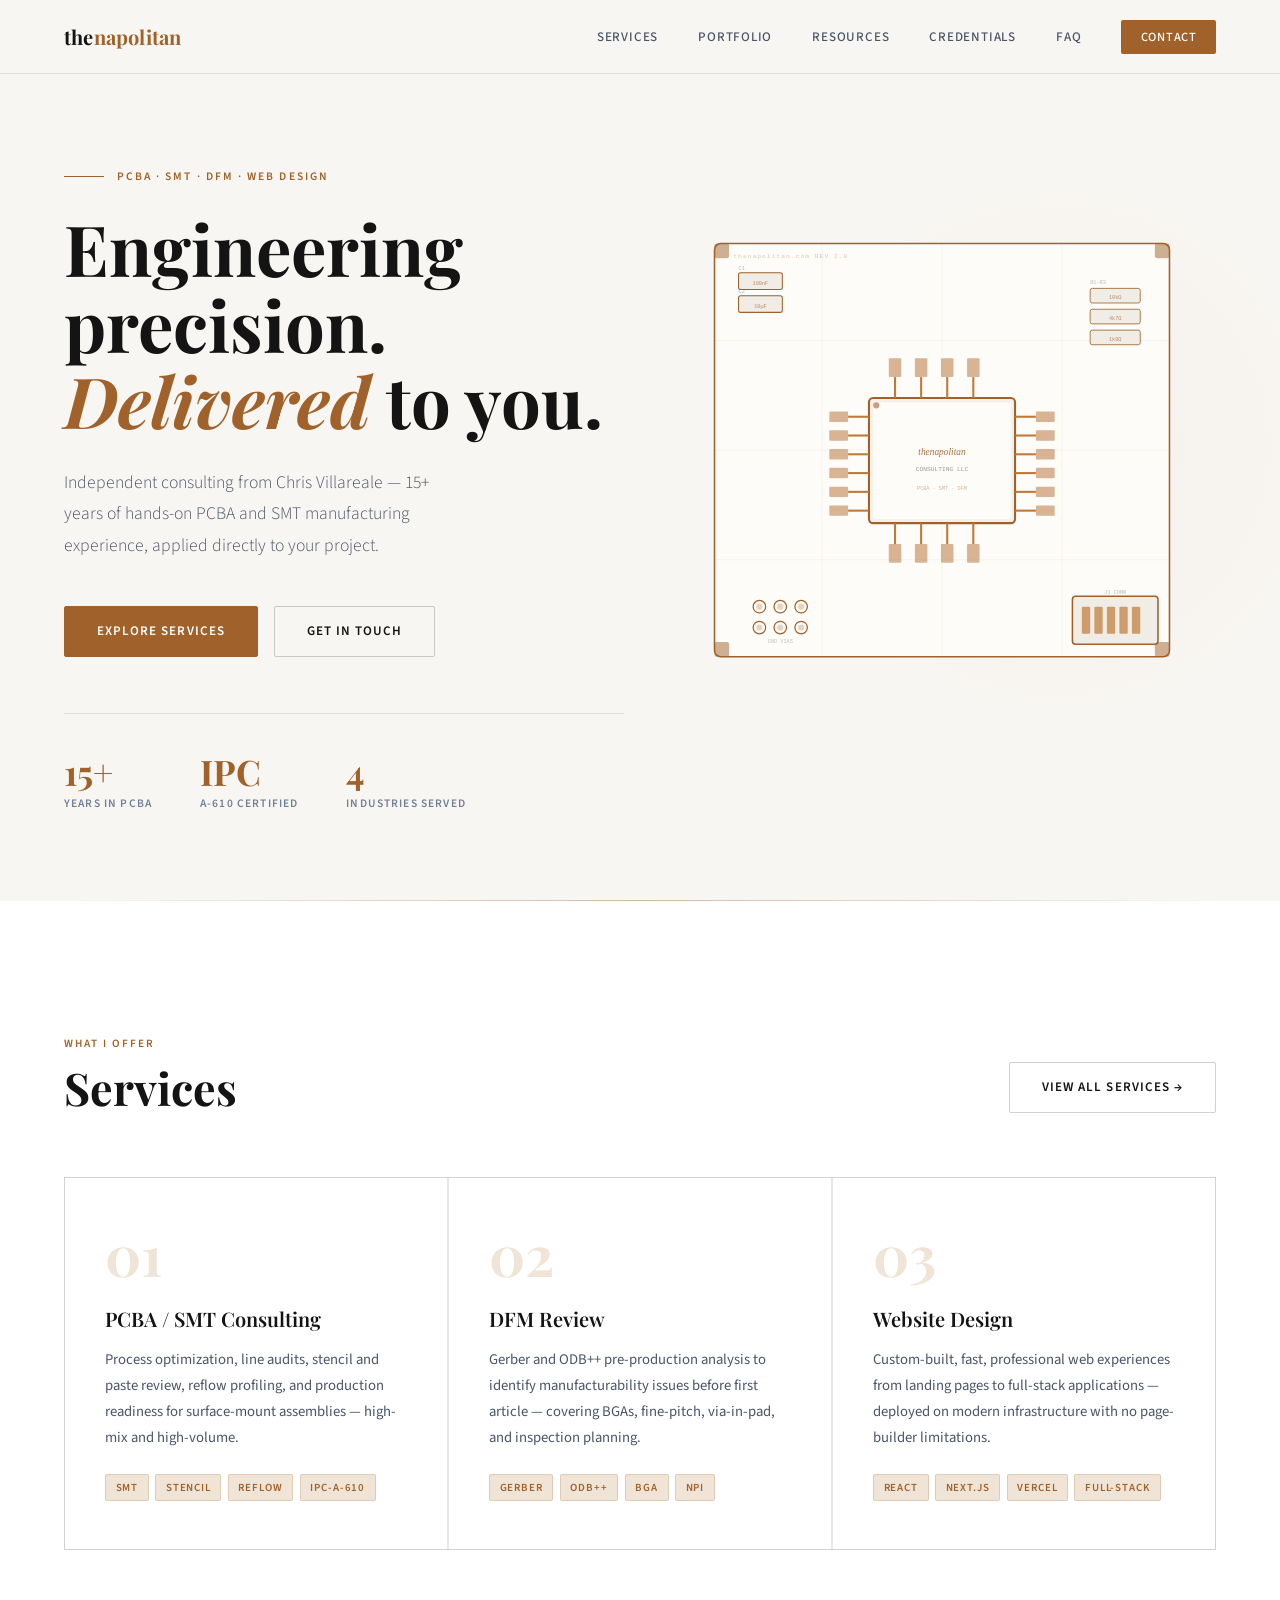
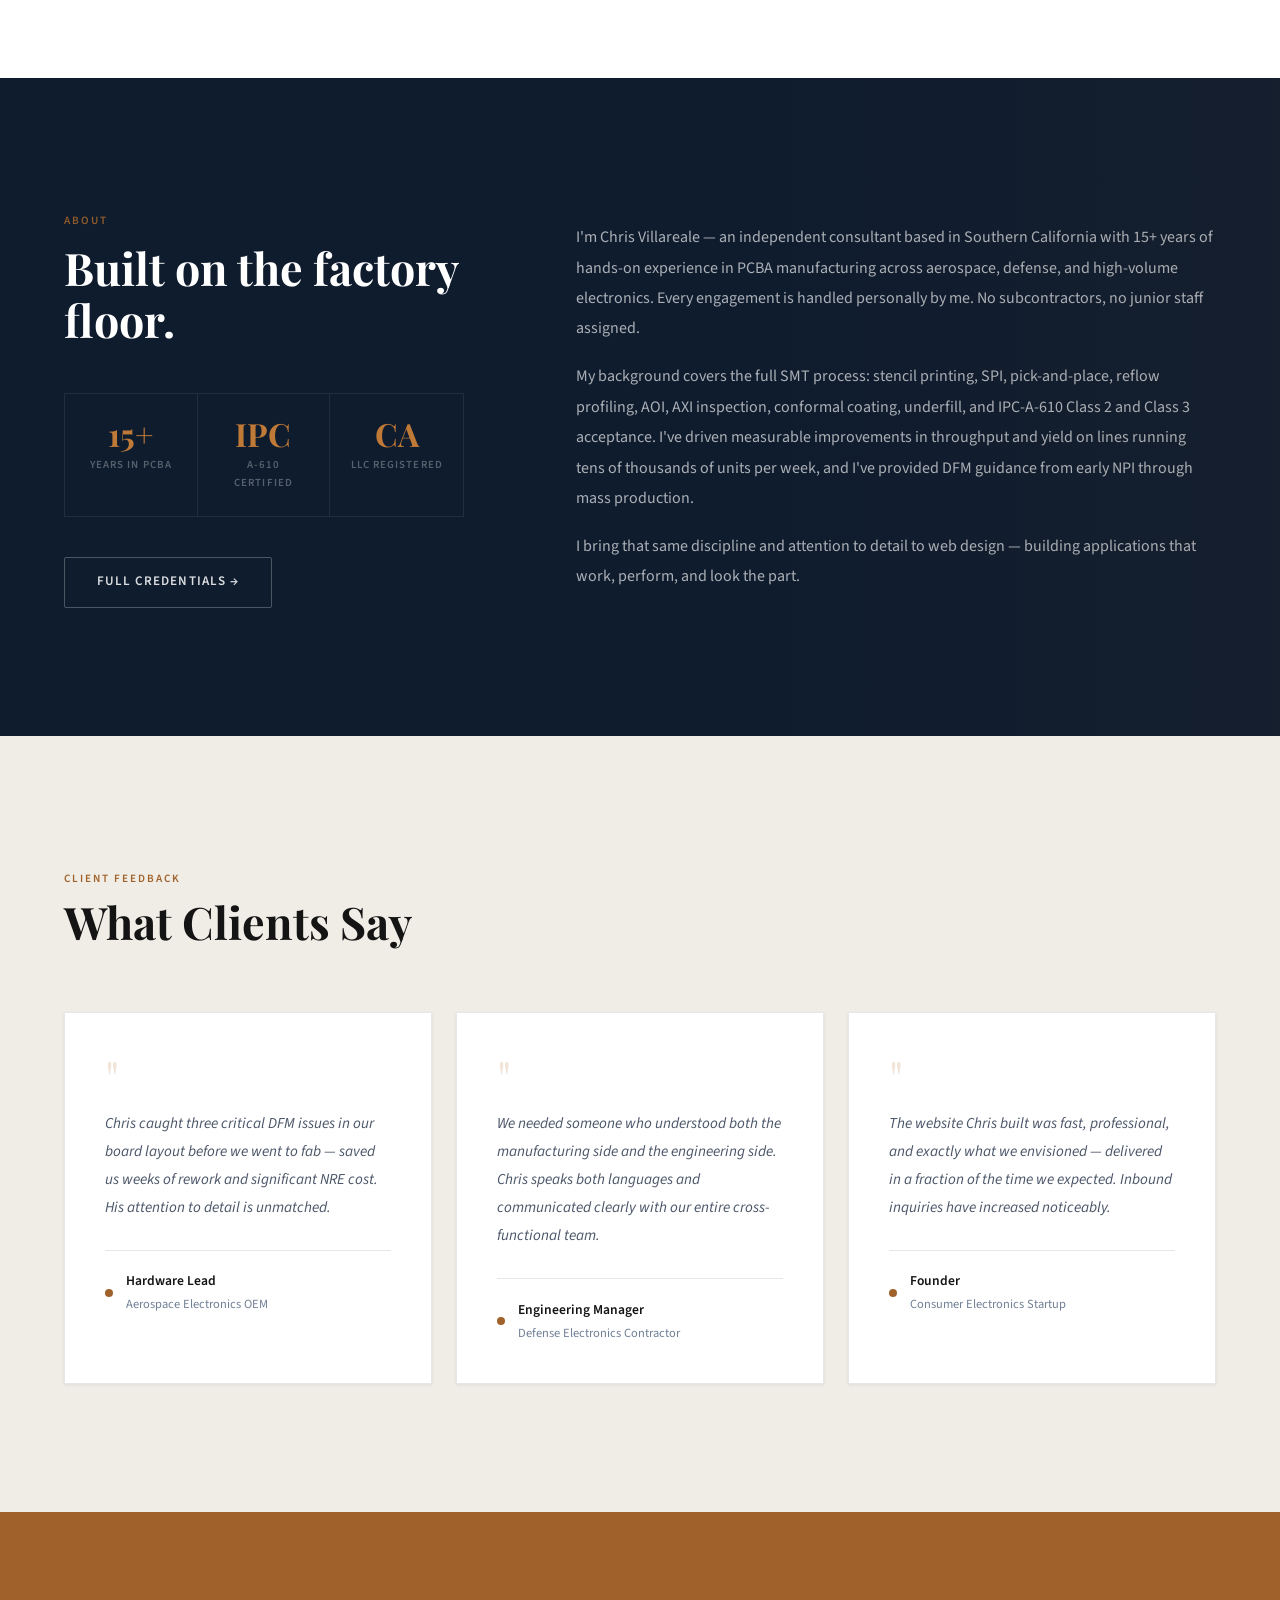
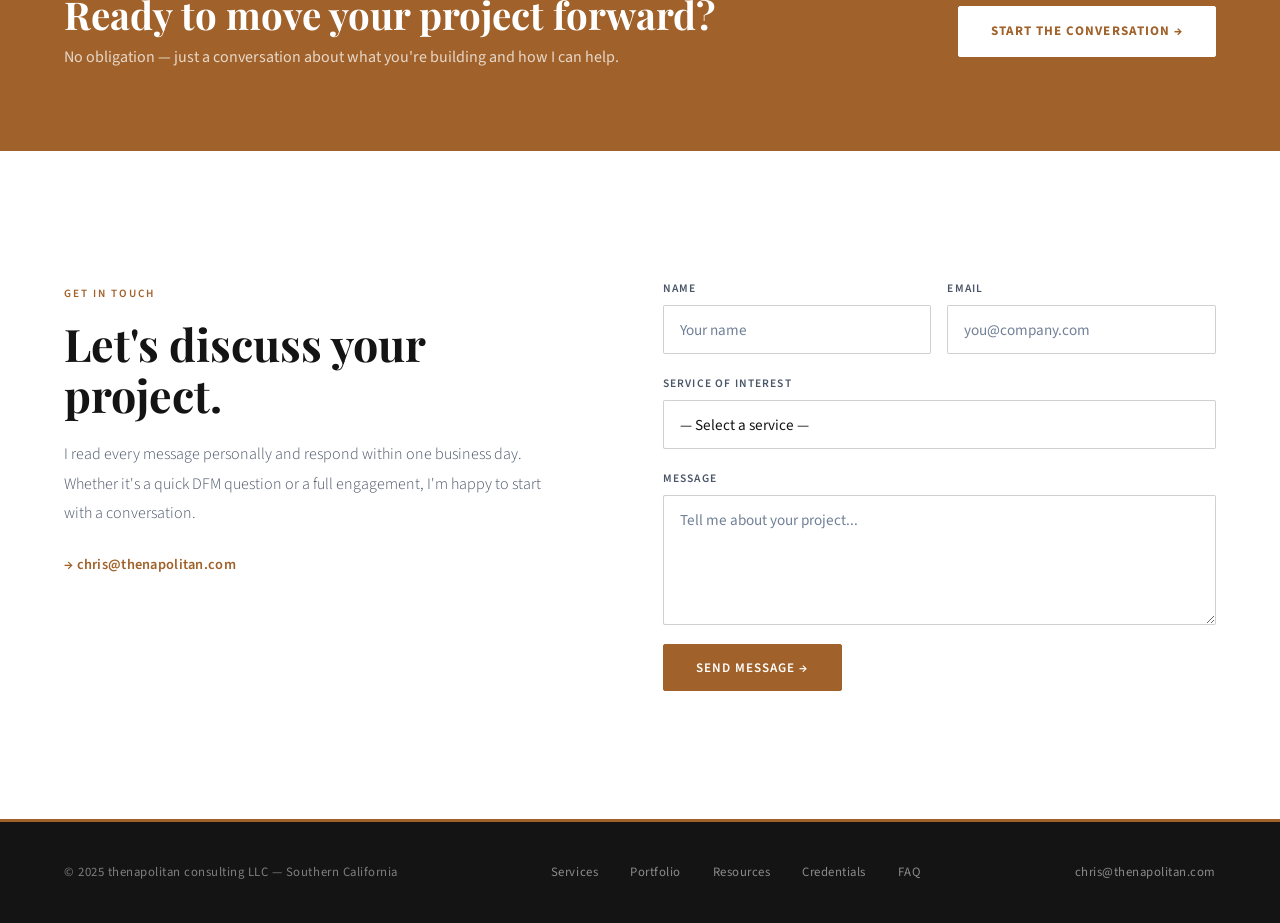
<file: index.html>
<!DOCTYPE html>
<html lang="en">
<head>
  <meta charset="UTF-8" />
  <meta name="viewport" content="width=device-width, initial-scale=1.0" />
  <title>thenapolitan — Engineering & Design Consulting</title>
  <link rel="icon" type="image/svg+xml" href="favicon.svg" />
  <link rel="preconnect" href="https://fonts.googleapis.com" />
  <link rel="preconnect" href="https://fonts.gstatic.com" crossorigin />
  <link rel="stylesheet" href="styles.css" />
  <style>
    /* ─── HERO ─── */
    .hero {
      min-height: 100vh;
      display: grid;
      grid-template-columns: 1.1fr 1fr;
      align-items: center;
      padding: 0 4rem;
      position: relative;
      overflow: hidden;
      background: var(--parchment);
    }

    /* Subtle PCB trace decoration — tasteful, not dominant */
    .hero::after {
      content: '';
      position: absolute;
      right: -60px; top: 50%;
      transform: translateY(-50%);
      width: 560px; height: 560px;
      background: radial-gradient(circle, rgba(160,98,42,0.04) 0%, transparent 70%);
      pointer-events: none;
    }

    .hero-text {
      padding-top: 5rem;
      animation: fadeUp 0.8s ease both;
      position: relative;
      z-index: 2;
      max-width: 560px;
    }

    .hero-eyebrow {
      font-size: 0.72rem;
      font-weight: 600;
      letter-spacing: 0.18em;
      text-transform: uppercase;
      color: var(--copper);
      margin-bottom: 1.5rem;
      display: flex;
      align-items: center;
      gap: 0.8rem;
    }

    .hero-eyebrow::before {
      content: '';
      display: block;
      width: 2.5rem;
      height: 1px;
      background: var(--copper);
    }

    h1 {
      font-family: 'Playfair Display', serif;
      font-size: clamp(3rem, 5.5vw, 5rem);
      font-weight: 700;
      line-height: 1.08;
      color: var(--ink);
      margin-bottom: 1.8rem;
    }

    h1 em {
      font-style: italic;
      color: var(--copper);
    }

    .hero-sub {
      font-size: 1.1rem;
      color: var(--slate);
      max-width: 46ch;
      margin-bottom: 2.8rem;
      line-height: 1.8;
      font-weight: 300;
    }

    .btn-group { display: flex; gap: 1rem; flex-wrap: wrap; }

    .hero-stats {
      display: flex;
      gap: 3rem;
      margin-top: 3.5rem;
      padding-top: 2.5rem;
      border-top: 1px solid var(--border);
    }

    .stat-num {
      font-family: 'Playfair Display', serif;
      font-size: 2.2rem;
      font-weight: 700;
      color: var(--copper);
      line-height: 1;
    }

    .stat-label {
      font-size: 0.72rem;
      font-weight: 600;
      letter-spacing: 0.1em;
      text-transform: uppercase;
      color: var(--slate-lt);
      margin-top: 0.3rem;
    }

    /* Hero visual — refined PCB illustration */
    .hero-visual {
      display: flex;
      align-items: center;
      justify-content: center;
      animation: fadeIn 1s ease both 0.3s;
      position: relative;
      z-index: 2;
    }

    .hero-visual svg { width: min(480px, 95%); }

    /* ─── SERVICES ─── */
    .services-section {
      padding: 8rem 4rem;
      background: var(--white);
    }

    .section-header {
      display: flex;
      align-items: flex-end;
      justify-content: space-between;
      margin-bottom: 4rem;
      flex-wrap: wrap;
      gap: 1.5rem;
    }

    .services-grid {
      display: grid;
      grid-template-columns: repeat(3, 1fr);
      gap: 2px;
      background: var(--border);
      border: 1px solid var(--border);
    }

    .service-card {
      background: var(--white);
      padding: 3rem 2.5rem;
      text-decoration: none;
      display: block;
      position: relative;
      overflow: hidden;
      transition: background 0.25s;
    }

    .service-card::after {
      content: '';
      position: absolute;
      bottom: 0; left: 0; right: 0;
      height: 3px;
      background: var(--copper);
      transform: scaleX(0);
      transform-origin: left;
      transition: transform 0.3s ease;
    }

    .service-card:hover { background: var(--parchment); }
    .service-card:hover::after { transform: scaleX(1); }

    .service-num {
      font-family: 'Playfair Display', serif;
      font-size: 3.5rem;
      font-weight: 700;
      color: var(--copper-pale);
      line-height: 1;
      margin-bottom: 1.5rem;
    }

    .service-card h3 {
      font-size: 1.25rem;
      margin-bottom: 1rem;
      color: var(--ink);
    }

    .service-card p {
      font-size: 0.92rem;
      color: var(--slate);
      line-height: 1.75;
    }

    .service-tags {
      margin-top: 1.5rem;
      display: flex;
      flex-wrap: wrap;
      gap: 0.4rem;
    }

    /* ─── NAVY ABOUT ─── */
    .about-section {
      padding: 8rem 4rem;
      background: var(--navy);
      display: grid;
      grid-template-columns: 1fr 1.6fr;
      gap: 7rem;
      align-items: center;
      position: relative;
      overflow: hidden;
    }

    /* Subtle PCB trace decoration on dark bg */
    .about-section::before {
      content: '';
      position: absolute;
      right: 0; top: 0; bottom: 0;
      width: 40%;
      background: linear-gradient(90deg, transparent, rgba(160,98,42,0.04));
      pointer-events: none;
    }

    .about-section h2 { color: var(--white); margin-top: 0.6rem; margin-bottom: 1.5rem; }
    .about-section .section-label { color: rgba(160,98,42,0.9); }

    .about-body {
      font-size: 1rem;
      color: rgba(255,255,255,0.65);
      line-height: 1.9;
    }

    .about-body p + p { margin-top: 1.1rem; }

    .about-stats {
      display: grid;
      grid-template-columns: repeat(3, 1fr);
      gap: 0;
      margin-top: 3rem;
      border: 1px solid var(--navy-rule);
    }

    .about-stat {
      padding: 1.5rem 1.2rem;
      border-right: 1px solid var(--navy-rule);
      text-align: center;
    }

    .about-stat:last-child { border-right: none; }

    .about-stat-num {
      font-family: 'Playfair Display', serif;
      font-size: 2rem;
      font-weight: 700;
      color: var(--copper-lt);
      line-height: 1;
    }

    .about-stat-label {
      font-size: 0.68rem;
      font-weight: 600;
      letter-spacing: 0.1em;
      text-transform: uppercase;
      color: rgba(255,255,255,0.3);
      margin-top: 0.35rem;
    }

    /* ─── TESTIMONIALS ─── */
    .testimonials-section {
      padding: 8rem 4rem;
      background: var(--parchment-dk);
    }

    .testimonial-grid {
      display: grid;
      grid-template-columns: repeat(3, 1fr);
      gap: 1.5rem;
      margin-top: 4rem;
    }

    .testimonial-card {
      background: var(--white);
      padding: 2.5rem;
      border: 1px solid var(--border);
      box-shadow: var(--shadow-sm);
      position: relative;
      transition: box-shadow 0.25s, transform 0.25s;
    }

    .testimonial-card:hover {
      box-shadow: var(--shadow-md);
      transform: translateY(-2px);
    }

    .testimonial-quote {
      font-family: 'Playfair Display', serif;
      font-size: 3rem;
      line-height: 1;
      color: var(--copper-pale);
      margin-bottom: 0.5rem;
    }

    .testimonial-text {
      font-size: 0.95rem;
      color: var(--slate);
      line-height: 1.85;
      font-style: italic;
    }

    .testimonial-author {
      margin-top: 1.8rem;
      padding-top: 1.2rem;
      border-top: 1px solid var(--border);
      display: flex;
      align-items: center;
      gap: 0.8rem;
    }

    .author-dot {
      width: 8px; height: 8px;
      background: var(--copper);
      border-radius: 50%;
      flex-shrink: 0;
    }

    .author-name {
      font-size: 0.85rem;
      font-weight: 600;
      color: var(--ink);
    }

    .author-title {
      font-size: 0.78rem;
      color: var(--slate-lt);
      margin-top: 0.1rem;
    }

    /* ─── CTA BANNER ─── */
    .cta-banner {
      background: var(--copper);
      padding: 5rem 4rem;
      display: flex;
      align-items: center;
      justify-content: space-between;
      gap: 2rem;
      flex-wrap: wrap;
    }

    .cta-banner h2 {
      color: white;
      font-size: clamp(1.8rem, 3vw, 2.4rem);
    }

    .cta-banner p {
      color: rgba(255,255,255,0.75);
      margin-top: 0.5rem;
      font-size: 1rem;
    }

    .btn-white {
      background: white;
      color: var(--copper);
      border: 1px solid white;
      font-weight: 700;
    }

    .btn-white:hover {
      background: var(--ink);
      border-color: var(--ink);
      color: white;
    }

    /* ─── CONTACT ─── */
    .contact-section {
      padding: 8rem 4rem;
      display: grid;
      grid-template-columns: 1fr 1.1fr;
      gap: 6rem;
      align-items: start;
      background: var(--white);
    }

    .contact-intro h2 { margin-top: 0.8rem; margin-bottom: 1.2rem; }

    .contact-intro p {
      font-size: 1rem;
      color: var(--slate);
      line-height: 1.85;
      font-weight: 300;
    }

    .contact-email {
      display: inline-flex;
      align-items: center;
      gap: 0.5rem;
      margin-top: 1.5rem;
      font-size: 0.9rem;
      font-weight: 600;
      color: var(--copper);
      text-decoration: none;
      letter-spacing: 0.02em;
      transition: color 0.2s;
    }

    .contact-email:hover { color: var(--ink); }

    .contact-form { display: flex; flex-direction: column; gap: 1.2rem; }
    .field-row { display: grid; grid-template-columns: 1fr 1fr; gap: 1rem; }
    .form-group { display: flex; flex-direction: column; gap: 0.45rem; }
    textarea { resize: vertical; min-height: 130px; }
    select { appearance: none; cursor: pointer; }

    /* ─── RESPONSIVE ─── */
    @media (max-width: 1000px) {
      .hero { grid-template-columns: 1fr; padding: 8rem 2rem 4rem; }
      .hero-visual { display: none; }
      .services-section { padding: 5rem 2rem; }
      .services-grid { grid-template-columns: 1fr; }
      .about-section { grid-template-columns: 1fr; padding: 5rem 2rem; gap: 3rem; }
      .testimonials-section { padding: 5rem 2rem; }
      .testimonial-grid { grid-template-columns: 1fr; }
      .cta-banner { padding: 4rem 2rem; flex-direction: column; }
      .contact-section { grid-template-columns: 1fr; padding: 5rem 2rem; gap: 3rem; }
      .field-row { grid-template-columns: 1fr; }
    }
  </style>
</head>
<body>

  <nav>
    <a href="index.html" class="nav-logo">the<span>napolitan</span></a>
    <ul class="nav-links">
      <li><a href="services.html">Services</a></li>
      <li><a href="portfolio.html">Portfolio</a></li>
      <li><a href="resources.html">Resources</a></li>
      <li><a href="credentials.html">Credentials</a></li>
      <li><a href="faq.html">FAQ</a></li>
      <li><a href="#contact" class="nav-cta">Contact</a></li>
    </ul>
  </nav>

  <!-- HERO -->
  <section class="hero">
    <div class="hero-text">
      <p class="hero-eyebrow">PCBA · SMT · DFM · Web Design</p>
      <h1>Engineering precision.<br /><em>Delivered</em> to you.</h1>
      <p class="hero-sub">Independent consulting from Chris Villareale — 15+ years of hands-on PCBA and SMT manufacturing experience, applied directly to your project.</p>
      <div class="btn-group">
        <a href="services.html" class="btn btn-primary">Explore Services</a>
        <a href="#contact" class="btn btn-outline">Get in Touch</a>
      </div>
      <div class="hero-stats">
        <div>
          <div class="stat-num">15+</div>
          <div class="stat-label">Years in PCBA</div>
        </div>
        <div>
          <div class="stat-num">IPC</div>
          <div class="stat-label">A-610 Certified</div>
        </div>
        <div>
          <div class="stat-num">4</div>
          <div class="stat-label">Industries Served</div>
        </div>
      </div>
    </div>

    <!-- Refined PCB illustration — professional and tasteful -->
    <div class="hero-visual">
      <svg viewBox="0 0 460 420" fill="none" xmlns="http://www.w3.org/2000/svg">
        <!-- Board outline -->
        <rect x="12" y="12" width="436" height="396" rx="6" fill="#FEFCF8" stroke="#A0622A" stroke-width="1.5"/>
        <!-- Corner marks -->
        <rect x="12" y="12" width="14" height="14" rx="2" fill="#A0622A" opacity="0.5"/>
        <rect x="434" y="12" width="14" height="14" rx="2" fill="#A0622A" opacity="0.5"/>
        <rect x="12" y="394" width="14" height="14" rx="2" fill="#A0622A" opacity="0.5"/>
        <rect x="434" y="394" width="14" height="14" rx="2" fill="#A0622A" opacity="0.5"/>
        <!-- Silkscreen text -->
        <text x="30" y="26" fill="#A0622A" font-family="monospace" font-size="6" opacity="0.35" letter-spacing="1">thenapolitan.com  REV 2.0</text>

        <!-- Trace grid — light, refined -->
        <g stroke="#A0622A" stroke-width="0.6" opacity="0.1">
          <line x1="115" y1="12" x2="115" y2="408"/>
          <line x1="230" y1="12" x2="230" y2="408"/>
          <line x1="345" y1="12" x2="345" y2="408"/>
          <line x1="12" y1="105" x2="448" y2="105"/>
          <line x1="12" y1="210" x2="448" y2="210"/>
          <line x1="12" y1="315" x2="448" y2="315"/>
        </g>

        <!-- Main IC component -->
        <rect x="160" y="160" width="140" height="120" rx="4" fill="#F5F0E8" stroke="#A0622A" stroke-width="2"/>
        <rect x="164" y="164" width="132" height="112" rx="3" fill="#FEFCF8"/>
        <text x="230" y="215" text-anchor="middle" fill="#A0622A" font-family="serif" font-size="9" font-style="italic" opacity="0.9">thenapolitan</text>
        <text x="230" y="230" text-anchor="middle" fill="#4A5568" font-family="monospace" font-size="6" opacity="0.6">CONSULTING LLC</text>
        <text x="230" y="248" text-anchor="middle" fill="#A0622A" font-family="monospace" font-size="5" opacity="0.45">PCBA · SMT · DFM</text>
        <circle cx="167" cy="167" r="3" fill="#A0622A" opacity="0.6"/>

        <!-- IC pins — copper colored -->
        <g stroke="#C07A38" stroke-width="2">
          <line x1="140" y1="178" x2="160" y2="178"/><line x1="140" y1="196" x2="160" y2="196"/>
          <line x1="140" y1="214" x2="160" y2="214"/><line x1="140" y1="232" x2="160" y2="232"/>
          <line x1="140" y1="250" x2="160" y2="250"/><line x1="140" y1="268" x2="160" y2="268"/>
          <line x1="300" y1="178" x2="320" y2="178"/><line x1="300" y1="196" x2="320" y2="196"/>
          <line x1="300" y1="214" x2="320" y2="214"/><line x1="300" y1="232" x2="320" y2="232"/>
          <line x1="300" y1="250" x2="320" y2="250"/><line x1="300" y1="268" x2="320" y2="268"/>
          <line x1="185" y1="140" x2="185" y2="160"/><line x1="210" y1="140" x2="210" y2="160"/>
          <line x1="235" y1="140" x2="235" y2="160"/><line x1="260" y1="140" x2="260" y2="160"/>
          <line x1="185" y1="280" x2="185" y2="300"/><line x1="210" y1="280" x2="210" y2="300"/>
          <line x1="235" y1="280" x2="235" y2="300"/><line x1="260" y1="280" x2="260" y2="300"/>
        </g>

        <!-- SMD pads -->
        <g fill="#C8956A" opacity="0.7">
          <rect x="122" y="173" width="18" height="10" rx="1"/>
          <rect x="122" y="191" width="18" height="10" rx="1"/>
          <rect x="122" y="209" width="18" height="10" rx="1"/>
          <rect x="122" y="227" width="18" height="10" rx="1"/>
          <rect x="122" y="245" width="18" height="10" rx="1"/>
          <rect x="122" y="263" width="18" height="10" rx="1"/>
          <rect x="320" y="173" width="18" height="10" rx="1"/>
          <rect x="320" y="191" width="18" height="10" rx="1"/>
          <rect x="320" y="209" width="18" height="10" rx="1"/>
          <rect x="320" y="227" width="18" height="10" rx="1"/>
          <rect x="320" y="245" width="18" height="10" rx="1"/>
          <rect x="320" y="263" width="18" height="10" rx="1"/>
          <rect x="179" y="122" width="12" height="18" rx="1"/>
          <rect x="204" y="122" width="12" height="18" rx="1"/>
          <rect x="229" y="122" width="12" height="18" rx="1"/>
          <rect x="254" y="122" width="12" height="18" rx="1"/>
          <rect x="179" y="300" width="12" height="18" rx="1"/>
          <rect x="204" y="300" width="12" height="18" rx="1"/>
          <rect x="229" y="300" width="12" height="18" rx="1"/>
          <rect x="254" y="300" width="12" height="18" rx="1"/>
        </g>

        <!-- Capacitors top-left -->
        <rect x="35" y="40" width="42" height="16" rx="2" fill="#F0EDE7" stroke="#A0622A" stroke-width="1"/>
        <rect x="35" y="62" width="42" height="16" rx="2" fill="#F0EDE7" stroke="#A0622A" stroke-width="1"/>
        <text x="56" y="52" text-anchor="middle" fill="#A0622A" font-family="monospace" font-size="5" opacity="0.7">100nF</text>
        <text x="56" y="74" text-anchor="middle" fill="#A0622A" font-family="monospace" font-size="5" opacity="0.7">10µF</text>
        <text x="35" y="37" fill="#4A5568" font-family="monospace" font-size="5" opacity="0.4">C1</text>
        <text x="35" y="59" fill="#4A5568" font-family="monospace" font-size="5" opacity="0.4">C2</text>

        <!-- Resistors right -->
        <rect x="372" y="55" width="48" height="14" rx="2" fill="#F0EDE7" stroke="#A0622A" stroke-width="0.8"/>
        <rect x="372" y="75" width="48" height="14" rx="2" fill="#F0EDE7" stroke="#A0622A" stroke-width="0.8"/>
        <rect x="372" y="95" width="48" height="14" rx="2" fill="#F0EDE7" stroke="#A0622A" stroke-width="0.8"/>
        <text x="396" y="65" text-anchor="middle" fill="#A0622A" font-family="monospace" font-size="5" opacity="0.7">10kΩ</text>
        <text x="396" y="85" text-anchor="middle" fill="#A0622A" font-family="monospace" font-size="5" opacity="0.7">4k7Ω</text>
        <text x="396" y="105" text-anchor="middle" fill="#A0622A" font-family="monospace" font-size="5" opacity="0.7">1k0Ω</text>
        <text x="372" y="51" fill="#4A5568" font-family="monospace" font-size="5" opacity="0.4">R1–R3</text>

        <!-- Via cluster -->
        <g fill="none" stroke="#A0622A" stroke-width="1.2">
          <circle cx="55" cy="360" r="6"/><circle cx="75" cy="360" r="6"/>
          <circle cx="95" cy="360" r="6"/><circle cx="55" cy="380" r="6"/>
          <circle cx="75" cy="380" r="6"/><circle cx="95" cy="380" r="6"/>
        </g>
        <g fill="#A0622A" opacity="0.25">
          <circle cx="55" cy="360" r="3"/><circle cx="75" cy="360" r="3"/>
          <circle cx="95" cy="360" r="3"/><circle cx="55" cy="380" r="3"/>
          <circle cx="75" cy="380" r="3"/><circle cx="95" cy="380" r="3"/>
        </g>
        <text x="75" y="395" text-anchor="middle" fill="#4A5568" font-family="monospace" font-size="5" opacity="0.35">GND VIAS</text>

        <!-- Connector -->
        <rect x="355" y="350" width="82" height="46" rx="3" fill="#F0EDE7" stroke="#A0622A" stroke-width="1.5"/>
        <g fill="#C07A38" opacity="0.7">
          <rect x="364" y="360" width="8" height="26" rx="1"/>
          <rect x="376" y="360" width="8" height="26" rx="1"/>
          <rect x="388" y="360" width="8" height="26" rx="1"/>
          <rect x="400" y="360" width="8" height="26" rx="1"/>
          <rect x="412" y="360" width="8" height="26" rx="1"/>
        </g>
        <text x="396" y="348" text-anchor="middle" fill="#4A5568" font-family="monospace" font-size="5" opacity="0.4">J1 CONN</text>
      </svg>
    </div>
  </section>

  <div class="divider-copper"></div>

  <!-- SERVICES -->
  <section class="services-section">
    <div class="section-header">
      <div>
        <span class="section-label">What I Offer</span>
        <h2 style="margin-top: 0.4rem;">Services</h2>
      </div>
      <a href="services.html" class="btn btn-outline">View All Services →</a>
    </div>

    <div class="services-grid">
      <a href="services.html#pcba" class="service-card">
        <div class="service-num">01</div>
        <h3>PCBA / SMT Consulting</h3>
        <p>Process optimization, line audits, stencil and paste review, reflow profiling, and production readiness for surface-mount assemblies — high-mix and high-volume.</p>
        <div class="service-tags">
          <span class="tag">SMT</span><span class="tag">Stencil</span><span class="tag">Reflow</span><span class="tag">IPC-A-610</span>
        </div>
      </a>

      <a href="services.html#dfm" class="service-card">
        <div class="service-num">02</div>
        <h3>DFM Review</h3>
        <p>Gerber and ODB++ pre-production analysis to identify manufacturability issues before first article — covering BGAs, fine-pitch, via-in-pad, and inspection planning.</p>
        <div class="service-tags">
          <span class="tag">Gerber</span><span class="tag">ODB++</span><span class="tag">BGA</span><span class="tag">NPI</span>
        </div>
      </a>

      <a href="services.html#web" class="service-card">
        <div class="service-num">03</div>
        <h3>Website Design</h3>
        <p>Custom-built, fast, professional web experiences from landing pages to full-stack applications — deployed on modern infrastructure with no page-builder limitations.</p>
        <div class="service-tags">
          <span class="tag">React</span><span class="tag">Next.js</span><span class="tag">Vercel</span><span class="tag">Full-Stack</span>
        </div>
      </a>
    </div>
  </section>

  <!-- ABOUT -->
  <section class="about-section">
    <div>
      <span class="section-label">About</span>
      <h2>Built on the factory floor.</h2>
      <div class="about-stats">
        <div class="about-stat">
          <div class="about-stat-num">15+</div>
          <div class="about-stat-label">Years in PCBA</div>
        </div>
        <div class="about-stat">
          <div class="about-stat-num">IPC</div>
          <div class="about-stat-label">A-610 Certified</div>
        </div>
        <div class="about-stat">
          <div class="about-stat-num">CA</div>
          <div class="about-stat-label">LLC Registered</div>
        </div>
      </div>
      <a href="credentials.html" class="btn btn-outline-light" style="margin-top: 2.5rem; display: inline-flex;">Full Credentials →</a>
    </div>
    <div class="about-body">
      <p>I'm Chris Villareale — an independent consultant based in Southern California with 15+ years of hands-on experience in PCBA manufacturing across aerospace, defense, and high-volume electronics. Every engagement is handled personally by me. No subcontractors, no junior staff assigned.</p>
      <p>My background covers the full SMT process: stencil printing, SPI, pick-and-place, reflow profiling, AOI, AXI inspection, conformal coating, underfill, and IPC-A-610 Class 2 and Class 3 acceptance. I've driven measurable improvements in throughput and yield on lines running tens of thousands of units per week, and I've provided DFM guidance from early NPI through mass production.</p>
      <p>I bring that same discipline and attention to detail to web design — building applications that work, perform, and look the part.</p>
    </div>
  </section>

  <!-- TESTIMONIALS -->
  <section class="testimonials-section">
    <div class="section-header">
      <div>
        <span class="section-label">Client Feedback</span>
        <h2 style="margin-top: 0.4rem;">What Clients Say</h2>
      </div>
    </div>
    <div class="testimonial-grid">
      <div class="testimonial-card">
        <div class="testimonial-quote">"</div>
        <p class="testimonial-text">Chris caught three critical DFM issues in our board layout before we went to fab — saved us weeks of rework and significant NRE cost. His attention to detail is unmatched.</p>
        <div class="testimonial-author">
          <div class="author-dot"></div>
          <div>
            <div class="author-name">Hardware Lead</div>
            <div class="author-title">Aerospace Electronics OEM</div>
          </div>
        </div>
      </div>
      <div class="testimonial-card">
        <div class="testimonial-quote">"</div>
        <p class="testimonial-text">We needed someone who understood both the manufacturing side and the engineering side. Chris speaks both languages and communicated clearly with our entire cross-functional team.</p>
        <div class="testimonial-author">
          <div class="author-dot"></div>
          <div>
            <div class="author-name">Engineering Manager</div>
            <div class="author-title">Defense Electronics Contractor</div>
          </div>
        </div>
      </div>
      <div class="testimonial-card">
        <div class="testimonial-quote">"</div>
        <p class="testimonial-text">The website Chris built was fast, professional, and exactly what we envisioned — delivered in a fraction of the time we expected. Inbound inquiries have increased noticeably.</p>
        <div class="testimonial-author">
          <div class="author-dot"></div>
          <div>
            <div class="author-name">Founder</div>
            <div class="author-title">Consumer Electronics Startup</div>
          </div>
        </div>
      </div>
    </div>
  </section>

  <!-- CTA -->
  <section class="cta-banner">
    <div>
      <h2>Ready to move your project forward?</h2>
      <p>No obligation — just a conversation about what you're building and how I can help.</p>
    </div>
    <a href="#contact" class="btn btn-white">Start the Conversation →</a>
  </section>

  <!-- CONTACT -->
  <section class="contact-section" id="contact">
    <div class="contact-intro">
      <span class="section-label">Get in Touch</span>
      <h2>Let's discuss your project.</h2>
      <p>I read every message personally and respond within one business day. Whether it's a quick DFM question or a full engagement, I'm happy to start with a conversation.</p>
      <a href="mailto:chris@thenapolitan.com" class="contact-email">→ chris@thenapolitan.com</a>
    </div>

    <form class="contact-form" onsubmit="handleSubmit(event)">
      <div class="field-row">
        <div class="form-group">
          <label>Name</label>
          <input type="text" placeholder="Your name" required />
        </div>
        <div class="form-group">
          <label>Email</label>
          <input type="email" placeholder="you@company.com" required />
        </div>
      </div>
      <div class="form-group">
        <label>Service of Interest</label>
        <select>
          <option value="">— Select a service —</option>
          <option>PCBA / SMT Consulting</option>
          <option>DFM Review</option>
          <option>Website Design</option>
          <option>Something else</option>
        </select>
      </div>
      <div class="form-group">
        <label>Message</label>
        <textarea placeholder="Tell me about your project..." required></textarea>
      </div>
      <button type="submit" class="btn btn-primary" style="align-self: flex-start;">Send Message →</button>
      <p id="form-status" style="font-size:0.85rem; color:var(--copper); display:none;">✓ Message received — I'll be in touch soon.</p>
    </form>
  </section>

  <footer>
    <span>© 2025 thenapolitan consulting LLC — Southern California</span>
    <div class="footer-links">
      <a href="services.html">Services</a>
      <a href="portfolio.html">Portfolio</a>
      <a href="resources.html">Resources</a>
      <a href="credentials.html">Credentials</a>
      <a href="faq.html">FAQ</a>
    </div>
    <a href="mailto:chris@thenapolitan.com">chris@thenapolitan.com</a>
  </footer>

  <script>
    function handleSubmit(e) {
      e.preventDefault();
      document.getElementById('form-status').style.display = 'block';
      e.target.reset();
    }
  </script>
</body>
</html>
</file>
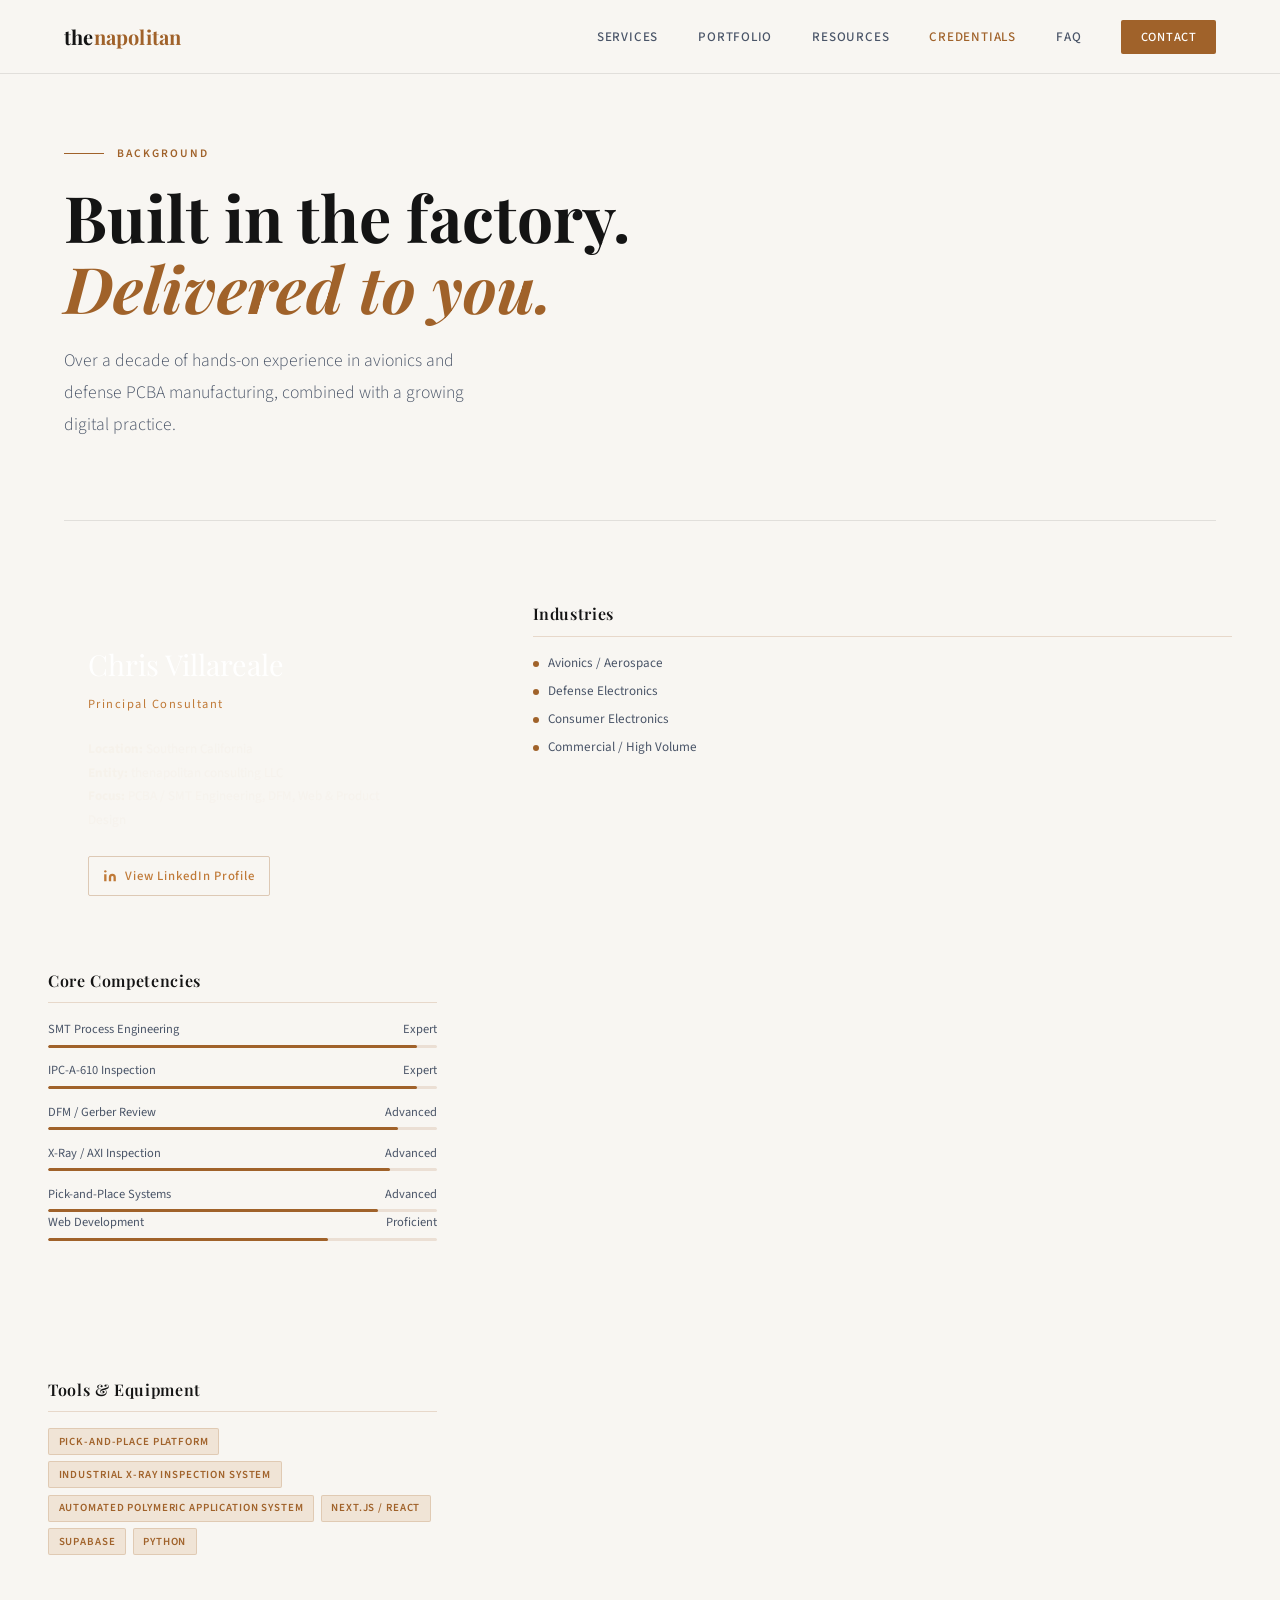
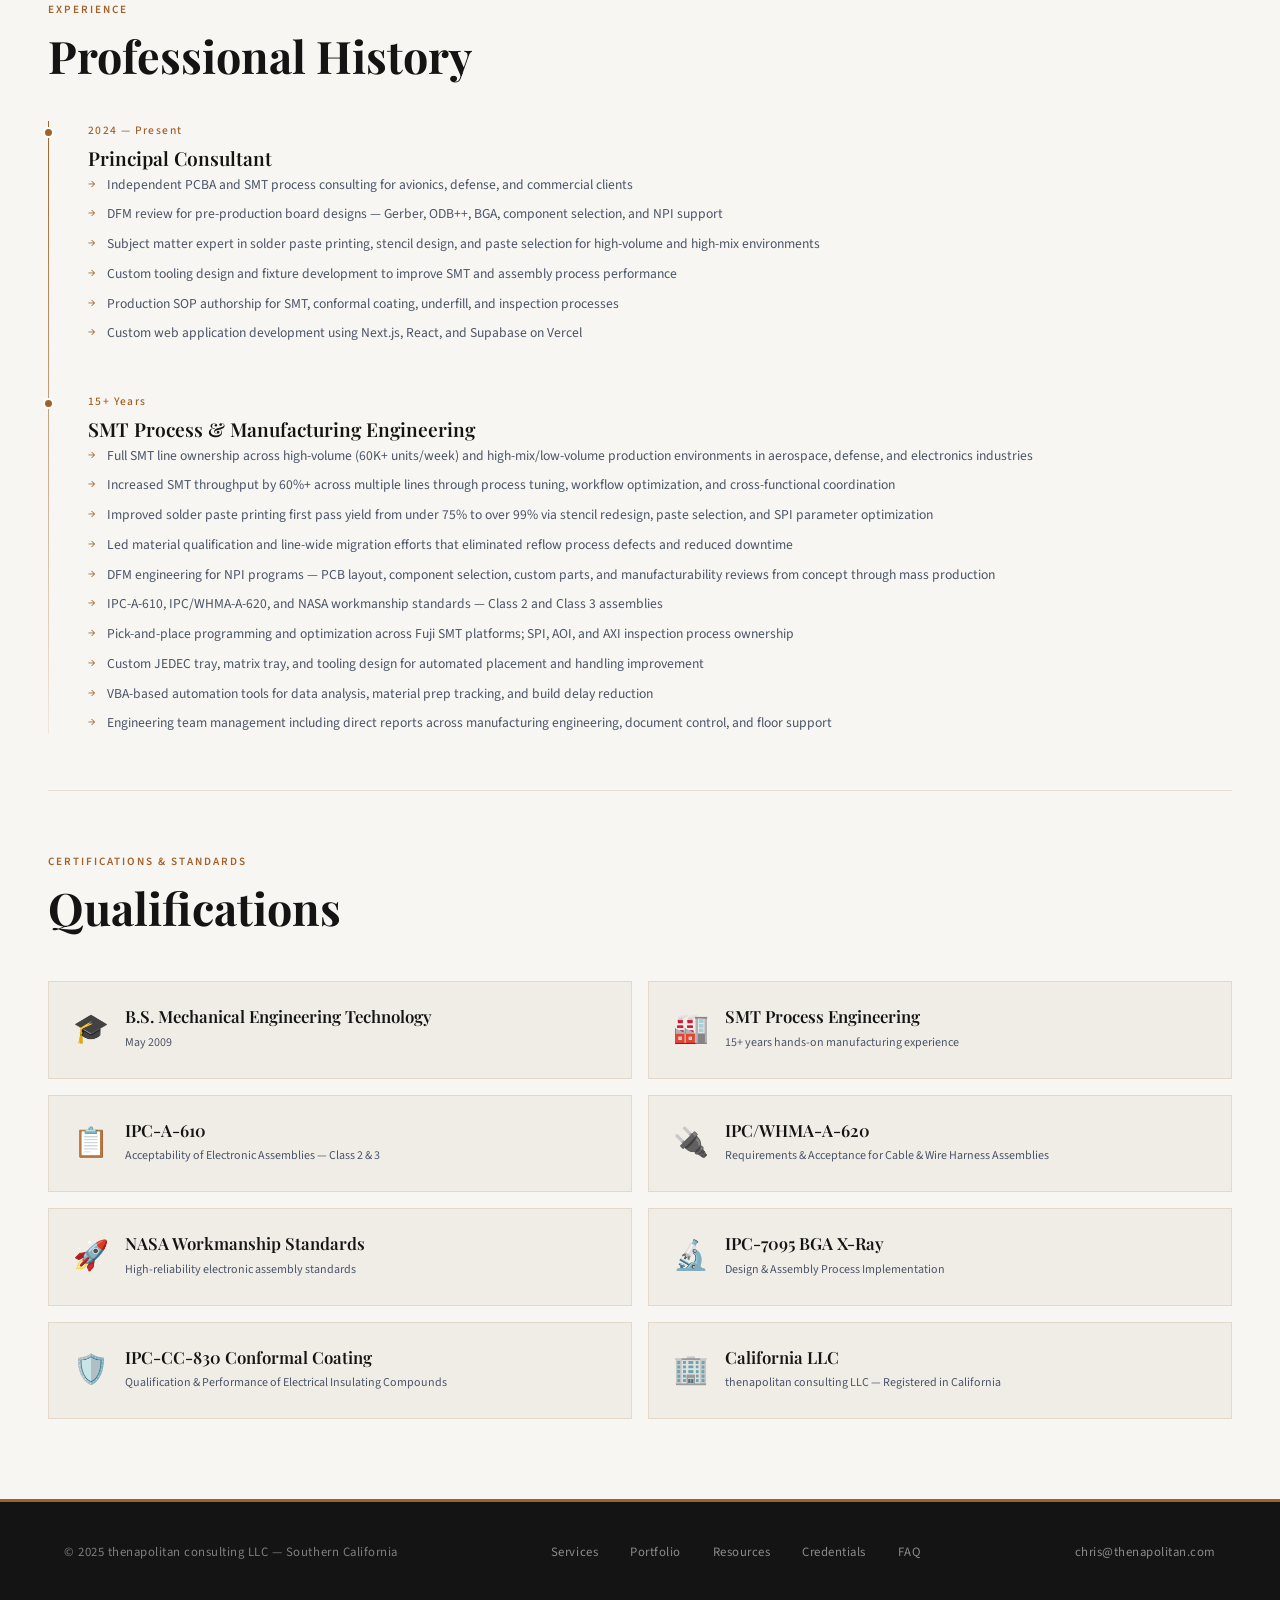
<file: credentials.html>
<!DOCTYPE html>
<html lang="en">
<head>
  <meta charset="UTF-8" />
  <meta name="viewport" content="width=device-width, initial-scale=1.0" />
  <title>Credentials — thenapolitan Consulting</title>
  <link rel="preconnect" href="https://fonts.googleapis.com" />
  <link rel="preconnect" href="https://fonts.gstatic.com" crossorigin />
  <link rel="stylesheet" href="styles.css" />
  <style>
    .creds-section { padding: 5rem 3rem; }

    .creds-layout {
      display: grid;
      grid-template-columns: 1fr 1.8fr;
      gap: 6rem;
      align-items: start;
    }

    .creds-sidebar {}

    .bio-block {
      background: var(--parchment);
      padding: 2.5rem;
      margin-bottom: 2rem;
    }

    .bio-name {
      font-family: 'Playfair Display', serif;
      font-size: 1.8rem;
      font-weight: 300;
      color: var(--white);
      margin-bottom: 0.3rem;
    }

    .bio-title {
      font-size: 0.78rem;
      font-weight: 400;
      letter-spacing: 0.12em;
      
      color: var(--copper-lt);
      margin-bottom: 1.5rem;
    }

    .bio-detail {
      font-size: 0.82rem;
      color: rgba(245,240,232,0.5);
      line-height: 1.8;
    }

    .bio-detail strong { color: rgba(245,240,232,0.75); }

    .sidebar-section {
      margin-bottom: 2.5rem;
    }

    .sidebar-section h4 {
      font-family: 'Playfair Display', serif;
      font-size: 1rem;
      font-weight: 600;
      color: var(--ink);
      letter-spacing: 0.04em;
      margin-bottom: 1rem;
      padding-bottom: 0.5rem;
      border-bottom: 1px solid rgba(160,98,42,0.2);
    }

    .skill-bar-list { display: flex; flex-direction: column; gap: 0.8rem; }

    .skill-bar-item { }

    .skill-bar-label {
      display: flex;
      justify-content: space-between;
      font-size: 0.78rem;
      color: var(--slate);
      margin-bottom: 0.3rem;
    }

    .skill-bar-track {
      height: 3px;
      background: rgba(160,98,42,0.15);
      border-radius: 2px;
      overflow: hidden;
    }

    .skill-bar-fill {
      height: 100%;
      background: var(--copper);
      border-radius: 2px;
      transition: width 1s ease;
    }

    .industry-list {
      display: flex;
      flex-direction: column;
      gap: 0.4rem;
    }

    .industry-item {
      display: flex;
      align-items: center;
      gap: 0.6rem;
      font-size: 0.82rem;
      color: var(--slate);
    }

    .industry-item::before {
      content: '';
      width: 6px;
      height: 6px;
      background: var(--copper);
      border-radius: 50%;
      flex-shrink: 0;
    }

    /* Main content */
    .creds-main {}

    .timeline { position: relative; }

    .timeline::before {
      content: '';
      position: absolute;
      left: 0;
      top: 0;
      bottom: 0;
      width: 1px;
      background: linear-gradient(to bottom, var(--copper), rgba(160,98,42,0.1));
    }

    .timeline-item {
      padding-left: 2.5rem;
      padding-bottom: 3rem;
      position: relative;
    }

    .timeline-item:last-child { padding-bottom: 0; }

    .timeline-dot {
      position: absolute;
      left: -5px;
      top: 6px;
      width: 11px;
      height: 11px;
      background: var(--copper);
      border-radius: 50%;
      border: 2px solid var(--white);
    }

    .timeline-date {
      font-size: 0.72rem;
      font-weight: 500;
      letter-spacing: 0.12em;
      
      color: var(--copper);
      margin-bottom: 0.4rem;
    }

    .timeline-item h3 {
      font-size: 1.2rem;
      margin-bottom: 0.2rem;
    }

    .timeline-company {
      font-size: 0.85rem;
      color: var(--slate);
      margin-bottom: 1rem;
    }

    .timeline-bullets {
      list-style: none;
      display: flex;
      flex-direction: column;
      gap: 0.5rem;
    }

    .timeline-bullets li {
      font-size: 0.85rem;
      color: var(--slate);
      line-height: 1.6;
      padding-left: 1.2rem;
      position: relative;
    }

    .timeline-bullets li::before {
      content: '→';
      position: absolute;
      left: 0;
      color: var(--copper);
      font-size: 0.75rem;
    }

    .cert-grid {
      display: grid;
      grid-template-columns: 1fr 1fr;
      gap: 1rem;
      margin-top: 3rem;
    }

    .cert-card {
      background: var(--parchment-dk);
      border: 1px solid rgba(160,98,42,0.15);
      padding: 1.5rem;
      display: flex;
      gap: 1rem;
      align-items: flex-start;
    }

    .cert-icon { font-size: 1.8rem; flex-shrink: 0; }

    .cert-name {
      font-family: 'Playfair Display', serif;
      font-size: 1.05rem;
      font-weight: 600;
      color: var(--ink);
      line-height: 1.3;
    }

    .cert-issuer {
      font-size: 0.75rem;
      color: var(--slate);
      margin-top: 0.3rem;
    }

    .section-divider {
      height: 1px;
      background: rgba(160,98,42,0.15);
      margin: 3.5rem 0;
    }

    @media (max-width: 900px) {
      .creds-section { padding: 4rem 1.5rem; }
      .creds-layout { grid-template-columns: 1fr; gap: 3rem; }
      .cert-grid { grid-template-columns: 1fr; }
    }
  </style>
  <link rel="icon" type="image/svg+xml" href="favicon.svg" />
</head>
<body>

  <nav>
    <a href="index.html" class="nav-logo">the<span>napolitan</span></a>
    <ul class="nav-links">
      <li><a href="services.html">Services</a></li>
      <li><a href="portfolio.html">Portfolio</a></li>
      <li><a href="resources.html">Resources</a></li>
      <li><a href="credentials.html" class="active">Credentials</a></li>
      <li><a href="faq.html">FAQ</a></li>
      <li><a href="index.html#contact" class="nav-cta">Contact</a></li>
    </ul>
  </nav>

  <section class="page-hero">
    <p class="page-eyebrow">Background</p>
    <h1>Built in the factory.<br /><em>Delivered to you.</em></h1>
    <p class="page-hero-sub">Over a decade of hands-on experience in avionics and defense PCBA manufacturing, combined with a growing digital practice.</p>
  </section>

  <div class="divider"></div>

  <section class="creds-section">
    <div class="creds-layout">

      <!-- SIDEBAR -->
      <div class="creds-sidebar">
        <div class="bio-block">
          <div class="bio-name">Chris Villareale</div>
          <div class="bio-title">Principal Consultant</div>
          <div class="bio-detail">
            <strong>Location:</strong> Southern California<br/>
            <strong>Entity:</strong> thenapolitan consulting LLC<br/>
            <strong>Focus:</strong> PCBA / SMT Engineering, DFM, Web &amp; Product Design<br/><br/>
            <a href="https://www.linkedin.com/in/christophervillareale" target="_blank" rel="noopener"
               style="display:inline-flex;align-items:center;gap:0.5rem;color:var(--copper-lt);text-decoration:none;font-size:0.8rem;font-weight:500;letter-spacing:0.06em;border:1px solid rgba(160,98,42,0.3);padding:0.45rem 0.9rem;border-radius:2px;transition:all 0.2s;"
               onmouseover="this.style.borderColor='var(--copper-lt)';this.style.color='white'"
               onmouseout="this.style.borderColor='rgba(160,98,42,0.3)';this.style.color='var(--copper-lt)'">
              <svg width="14" height="14" viewBox="0 0 24 24" fill="currentColor"><path d="M16 8a6 6 0 016 6v7h-4v-7a2 2 0 00-2-2 2 2 0 00-2 2v7h-4v-7a6 6 0 016-6zM2 9h4v12H2z"/><circle cx="4" cy="4" r="2"/></svg>
              View LinkedIn Profile
            </a>
          </div>
        </div>

        <div class="sidebar-section">
          <h4>Core Competencies</h4>
          <div class="skill-bar-list">
            <div class="skill-bar-item">
              <div class="skill-bar-label"><span>SMT Process Engineering</span><span>Expert</span></div>
              <div class="skill-bar-track"><div class="skill-bar-fill" style="width:95%"></div></div>
            </div>
            <div class="skill-bar-item">
              <div class="skill-bar-label"><span>IPC-A-610 Inspection</span><span>Expert</span></div>
              <div class="skill-bar-track"><div class="skill-bar-fill" style="width:95%"></div></div>
            </div>
            <div class="skill-bar-item">
              <div class="skill-bar-label"><span>DFM / Gerber Review</span><span>Advanced</span></div>
              <div class="skill-bar-track"><div class="skill-bar-fill" style="width:90%"></div></div>
            </div>
            <div class="skill-bar-item">
              <div class="skill-bar-label"><span>X-Ray / AXI Inspection</span><span>Advanced</span></div>
              <div class="skill-bar-track"><div class="skill-bar-fill" style="width:88%"></div></div>
            </div>
            <div class="skill-bar-item">
              <div class="skill-bar-label"><span>Pick-and-Place Systems</span><span>Advanced</span></div>
              <div class="skill-bar-track"><div class="skill-bar-fill" style="width:85%"></div></div>
            </div>
            </div>
            <div class="skill-bar-item">
              <div class="skill-bar-label"><span>Web Development</span><span>Proficient</span></div>
              <div class="skill-bar-track"><div class="skill-bar-fill" style="width:72%"></div></div>
            </div>
          </div>
        </div>

        <div class="sidebar-section">
          <h4>Industries</h4>
          <div class="industry-list">
            <div class="industry-item">Avionics / Aerospace</div>
            <div class="industry-item">Defense Electronics</div>
            <div class="industry-item">Consumer Electronics</div>
            <div class="industry-item">Commercial / High Volume</div>
          </div>
        </div>

        <div class="sidebar-section">
          <h4>Tools &amp; Equipment</h4>
          <div style="display: flex; flex-wrap: wrap; gap: 0.4rem;">
            <span class="tag">pick-and-place platform</span>
            <span class="tag">industrial X-ray inspection system</span>
            <span class="tag">automated polymeric application system</span>
            <span class="tag">Next.js / React</span>
            <span class="tag">Supabase</span>
            <span class="tag">Python</span>
          </div>
        </div>
      </div>

      <!-- MAIN -->
      <div class="creds-main">

        <span class="section-label">Experience</span>
        <h2 style="margin-top: 0.5rem; margin-bottom: 2.5rem;">Professional History</h2>

        <div class="timeline">

          <div class="timeline-item">
            <div class="timeline-dot"></div>
            <div class="timeline-date">2024 — Present</div>
            <h3>Principal Consultant</h3>
            <ul class="timeline-bullets">
              <li>Independent PCBA and SMT process consulting for avionics, defense, and commercial clients</li>
              <li>DFM review for pre-production board designs — Gerber, ODB++, BGA, component selection, and NPI support</li>
              <li>Subject matter expert in solder paste printing, stencil design, and paste selection for high-volume and high-mix environments</li>
              <li>Custom tooling design and fixture development to improve SMT and assembly process performance</li>
              <li>Production SOP authorship for SMT, conformal coating, underfill, and inspection processes</li>
              <li>Custom web application development using Next.js, React, and Supabase on Vercel</li>
            </ul>
          </div>

          <div class="timeline-item">
            <div class="timeline-dot"></div>
            <div class="timeline-date">15+ Years</div>
            <h3>SMT Process &amp; Manufacturing Engineering</h3>
            <ul class="timeline-bullets">
              <li>Full SMT line ownership across high-volume (60K+ units/week) and high-mix/low-volume production environments in aerospace, defense, and electronics industries</li>
              <li>Increased SMT throughput by 60%+ across multiple lines through process tuning, workflow optimization, and cross-functional coordination</li>
              <li>Improved solder paste printing first pass yield from under 75% to over 99% via stencil redesign, paste selection, and SPI parameter optimization</li>
              <li>Led material qualification and line-wide migration efforts that eliminated reflow process defects and reduced downtime</li>
              <li>DFM engineering for NPI programs — PCB layout, component selection, custom parts, and manufacturability reviews from concept through mass production</li>
              <li>IPC-A-610, IPC/WHMA-A-620, and NASA workmanship standards — Class 2 and Class 3 assemblies</li>
              <li>Pick-and-place programming and optimization across Fuji SMT platforms; SPI, AOI, and AXI inspection process ownership</li>
              <li>Custom JEDEC tray, matrix tray, and tooling design for automated placement and handling improvement</li>
              <li>VBA-based automation tools for data analysis, material prep tracking, and build delay reduction</li>
              <li>Engineering team management including direct reports across manufacturing engineering, document control, and floor support</li>
            </ul>
          </div>

        </div>

        <div class="section-divider"></div>

        <span class="section-label">Certifications &amp; Standards</span>
        <h2 style="margin-top: 0.5rem; margin-bottom: 0.5rem;">Qualifications</h2>

        <div class="cert-grid">
          <div class="cert-card">
            <div class="cert-icon">🎓</div>
            <div>
              <div class="cert-name">B.S. Mechanical Engineering Technology</div>
              <div class="cert-issuer">May 2009</div>
            </div>
          </div>
          <div class="cert-card">
            <div class="cert-icon">🏭</div>
            <div>
              <div class="cert-name">SMT Process Engineering</div>
              <div class="cert-issuer">15+ years hands-on manufacturing experience</div>
            </div>
          </div>
          <div class="cert-card">
            <div class="cert-icon">📋</div>
            <div>
              <div class="cert-name">IPC-A-610</div>
              <div class="cert-issuer">Acceptability of Electronic Assemblies — Class 2 &amp; 3</div>
            </div>
          </div>
          <div class="cert-card">
            <div class="cert-icon">🔌</div>
            <div>
              <div class="cert-name">IPC/WHMA-A-620</div>
              <div class="cert-issuer">Requirements &amp; Acceptance for Cable &amp; Wire Harness Assemblies</div>
            </div>
          </div>
          <div class="cert-card">
            <div class="cert-icon">🚀</div>
            <div>
              <div class="cert-name">NASA Workmanship Standards</div>
              <div class="cert-issuer">High-reliability electronic assembly standards</div>
            </div>
          </div>
          <div class="cert-card">
            <div class="cert-icon">🔬</div>
            <div>
              <div class="cert-name">IPC-7095 BGA X-Ray</div>
              <div class="cert-issuer">Design &amp; Assembly Process Implementation</div>
            </div>
          </div>
          <div class="cert-card">
            <div class="cert-icon">🛡️</div>
            <div>
              <div class="cert-name">IPC-CC-830 Conformal Coating</div>
              <div class="cert-issuer">Qualification &amp; Performance of Electrical Insulating Compounds</div>
            </div>
          </div>
          <div class="cert-card">
            <div class="cert-icon">🏢</div>
            <div>
              <div class="cert-name">California LLC</div>
              <div class="cert-issuer">thenapolitan consulting LLC — Registered in California</div>
            </div>
          </div>
        </div>

      </div>
    </div>
  </section>

  <footer>
    <span>© 2025 thenapolitan consulting LLC — Southern California</span>
    <div class="footer-links">
      <a href="services.html">Services</a>
      <a href="portfolio.html">Portfolio</a>
      <a href="resources.html">Resources</a>
      <a href="credentials.html">Credentials</a>
      <a href="faq.html">FAQ</a>
    </div>
    <a href="mailto:chris@thenapolitan.com">chris@thenapolitan.com</a>
  </footer>

</body>
</html>
</file>
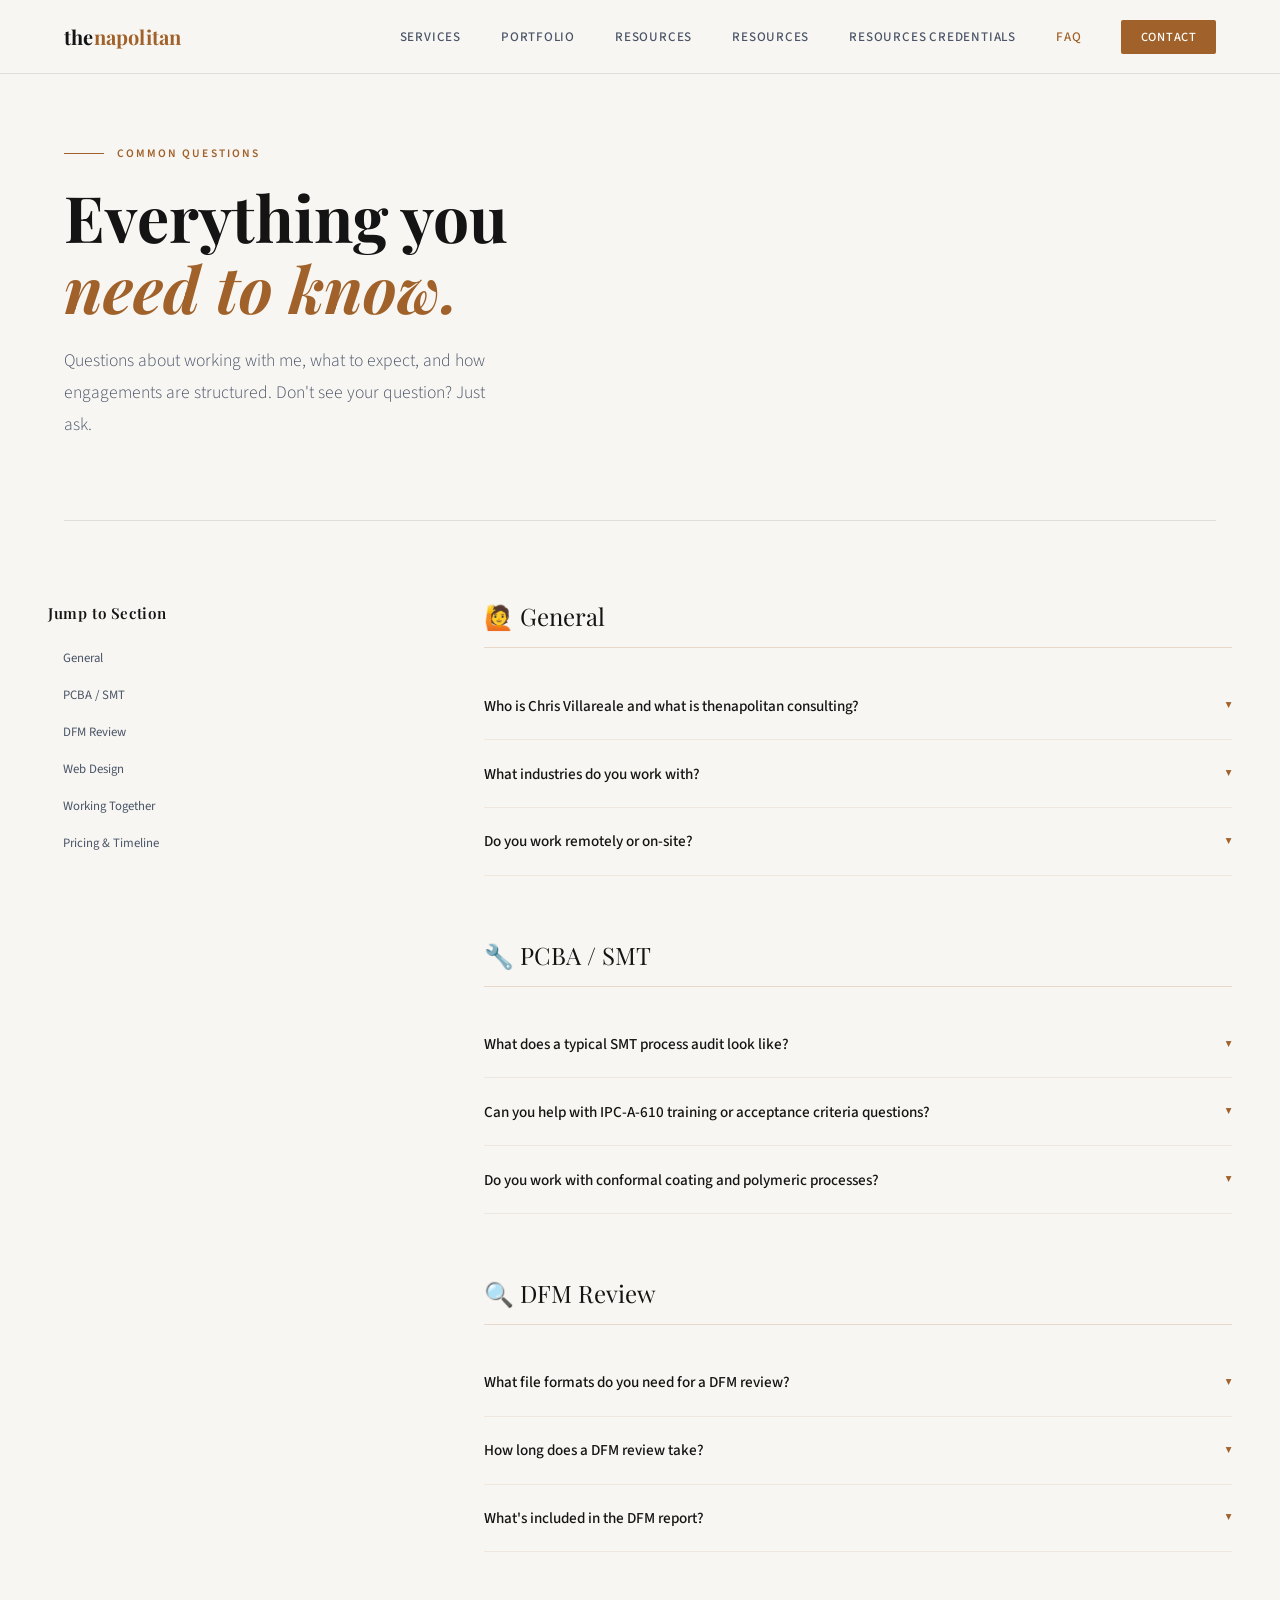
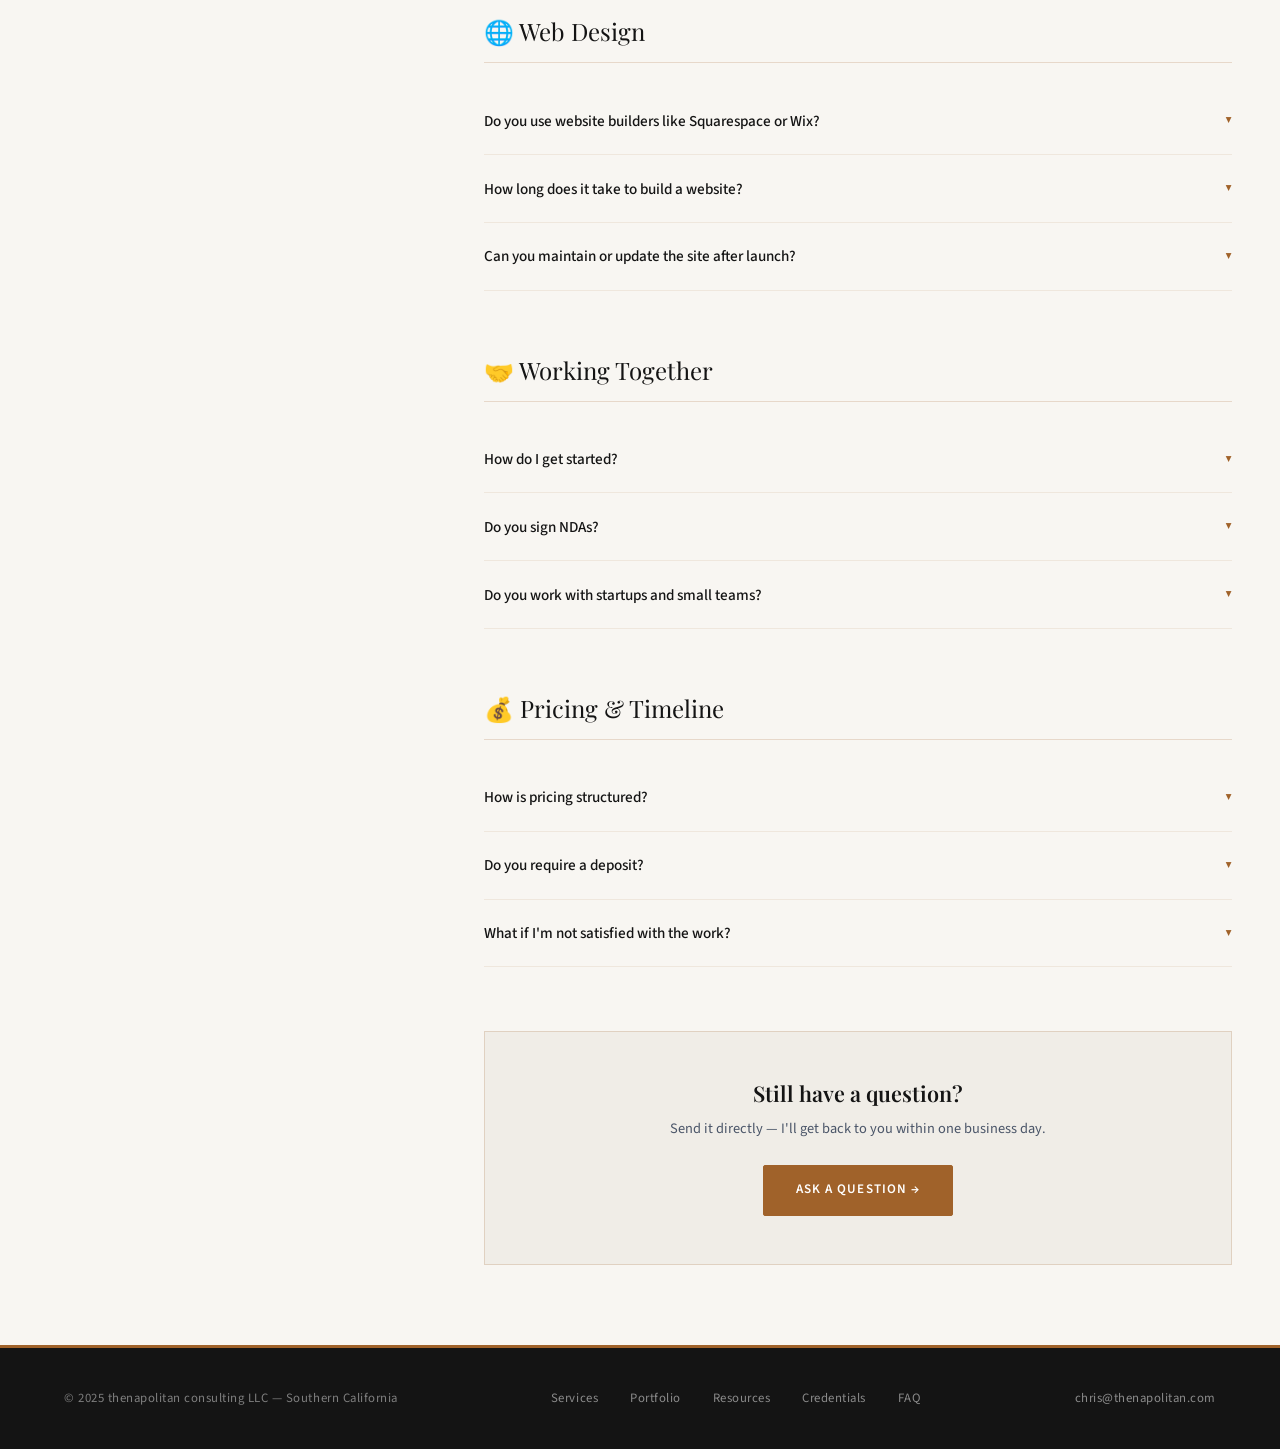
<file: faq.html>
<!DOCTYPE html>
<html lang="en">
<head>
  <meta charset="UTF-8" />
  <meta name="viewport" content="width=device-width, initial-scale=1.0" />
  <title>FAQ — thenapolitan Consulting</title>
  <link rel="preconnect" href="https://fonts.googleapis.com" />
  <link rel="preconnect" href="https://fonts.gstatic.com" crossorigin />
  <link rel="stylesheet" href="styles.css" />
  <style>
    .faq-section { padding: 5rem 3rem; }

    .faq-layout {
      display: grid;
      grid-template-columns: 1fr 2.2fr;
      gap: 6rem;
      align-items: start;
    }

    .faq-nav {
      position: sticky;
      top: 7rem;
    }

    .faq-nav h4 {
      font-family: 'Playfair Display', serif;
      font-size: 0.95rem;
      font-weight: 600;
      color: var(--ink);
      letter-spacing: 0.04em;
      margin-bottom: 1rem;
    }

    .faq-nav-list { list-style: none; display: flex; flex-direction: column; gap: 0.3rem; }

    .faq-nav-list a {
      font-size: 0.8rem;
      color: var(--slate);
      text-decoration: none;
      padding: 0.35rem 0;
      display: block;
      border-left: 2px solid transparent;
      padding-left: 0.8rem;
      transition: all 0.2s;
    }

    .faq-nav-list a:hover {
      color: var(--copper);
      border-left-color: var(--copper);
    }

    .faq-category { margin-bottom: 4rem; }

    .faq-category-title {
      font-family: 'Playfair Display', serif;
      font-size: 1.5rem;
      font-weight: 300;
      color: var(--ink);
      margin-bottom: 1.5rem;
      padding-bottom: 1rem;
      border-bottom: 1px solid rgba(160,98,42,0.2);
      display: flex;
      align-items: center;
      gap: 0.8rem;
    }

    .faq-item {
      border-bottom: 1px solid rgba(160,98,42,0.1);
    }

    .faq-question {
      width: 100%;
      background: none;
      border: none;
      padding: 1.4rem 0;
      display: flex;
      justify-content: space-between;
      align-items: center;
      gap: 1rem;
      cursor: pointer;
      text-align: left;
      font-family: 'Source Sans 3', sans-serif;
      font-size: 0.95rem;
      font-weight: 500;
      color: var(--ink);
      transition: color 0.2s;
    }

    .faq-question:hover { color: var(--copper); }

    .faq-question.open { color: var(--copper); }

    .faq-chevron {
      font-size: 0.75rem;
      color: var(--copper);
      transition: transform 0.25s ease;
      flex-shrink: 0;
    }

    .faq-question.open .faq-chevron { transform: rotate(180deg); }

    .faq-answer {
      max-height: 0;
      overflow: hidden;
      transition: max-height 0.35s ease, padding 0.35s ease;
    }

    .faq-answer.open {
      max-height: 600px;
    }

    .faq-answer-inner {
      padding-bottom: 1.5rem;
      font-size: 0.9rem;
      color: var(--slate);
      line-height: 1.85;
    }

    .faq-answer-inner p + p { margin-top: 0.8rem; }

    .faq-answer-inner a {
      color: var(--copper);
      text-decoration: none;
    }

    .faq-answer-inner a:hover { text-decoration: underline; }

    .faq-answer-inner ul {
      list-style: none;
      margin: 0.8rem 0;
      display: flex;
      flex-direction: column;
      gap: 0.4rem;
    }

    .faq-answer-inner ul li {
      padding-left: 1.2rem;
      position: relative;
    }

    .faq-answer-inner ul li::before {
      content: '→';
      position: absolute;
      left: 0;
      color: var(--copper);
      font-size: 0.75rem;
    }

    .still-have-questions {
      background: var(--parchment-dk);
      border: 1px solid rgba(160,98,42,0.2);
      padding: 3rem;
      text-align: center;
      margin-top: 2rem;
    }

    .still-have-questions h3 { margin-bottom: 0.6rem; }
    .still-have-questions p { font-size: 0.9rem; color: var(--slate); margin-bottom: 1.5rem; }

    @media (max-width: 900px) {
      .faq-section { padding: 4rem 1.5rem; }
      .faq-layout { grid-template-columns: 1fr; gap: 0; }
      .faq-nav { display: none; }
    }
  </style>
  <link rel="icon" type="image/svg+xml" href="favicon.svg" />
</head>
<body>

  <nav>
    <a href="index.html" class="nav-logo">the<span>napolitan</span></a>
    <ul class="nav-links">
      <li><a href="services.html">Services</a></li>
      <li><a href="portfolio.html">Portfolio</a></li>
      <li><a href="resources.html">Resources</a></li>
      <li><a href="resources.html">Resources</a></li>
      <li><a href="resources.html">Resources</a>
      <a href="credentials.html">Credentials</a></li>
      <li><a href="faq.html" class="active">FAQ</a></li>
      <li><a href="index.html#contact" class="nav-cta">Contact</a></li>
    </ul>
  </nav>

  <section class="page-hero">
    <p class="page-eyebrow">Common Questions</p>
    <h1>Everything you<br /><em>need to know.</em></h1>
    <p class="page-hero-sub">Questions about working with me, what to expect, and how engagements are structured. Don't see your question? Just ask.</p>
  </section>

  <div class="divider"></div>

  <section class="faq-section">
    <div class="faq-layout">

      <!-- NAV -->
      <div class="faq-nav">
        <h4>Jump to Section</h4>
        <ul class="faq-nav-list">
          <li><a href="#general">General</a></li>
          <li><a href="#pcba-faq">PCBA / SMT</a></li>
          <li><a href="#dfm-faq">DFM Review</a></li>
          <li><a href="#web-faq">Web Design</a></li>
          <li><a href="#working">Working Together</a></li>
          <li><a href="#pricing-faq">Pricing &amp; Timeline</a></li>
        </ul>
      </div>

      <!-- FAQ CONTENT -->
      <div class="faq-content">

        <!-- GENERAL -->
        <div class="faq-category" id="general">
          <h3 class="faq-category-title">🙋 General</h3>

          <div class="faq-item">
            <button class="faq-question" onclick="toggle(this)">
              Who is Chris Villareale and what is thenapolitan consulting?
              <span class="faq-chevron">▼</span>
            </button>
            <div class="faq-answer">
              <div class="faq-answer-inner">
                <p>I'm an independent consultant based in Southern California with 15+ years of hands-on experience in avionics and defense PCBA manufacturing. thenapolitan consulting LLC is my California-registered consulting entity through which I provide PCBA/SMT process consulting, DFM review, and web design services.</p>
                <p>Every engagement is handled personally by me — there are no subcontractors or junior staff involved. When you hire thenapolitan, you get Chris.</p>
              </div>
            </div>
          </div>

          <div class="faq-item">
            <button class="faq-question" onclick="toggle(this)">
              What industries do you work with?
              <span class="faq-chevron">▼</span>
            </button>
            <div class="faq-answer">
              <div class="faq-answer-inner">
                <p>My PCBA background is deepest in avionics, aerospace, and defense — high-reliability, high-consequence assemblies where process discipline matters most. I also have experience with consumer electronics (high-volume environments) and commercial manufacturing.</p>
                <p>For web design and product design, I work with any industry — engineering firms, small businesses, startups, and individual entrepreneurs.</p>
              </div>
            </div>
          </div>

          <div class="faq-item">
            <button class="faq-question" onclick="toggle(this)">
              Do you work remotely or on-site?
              <span class="faq-chevron">▼</span>
            </button>
            <div class="faq-answer">
              <div class="faq-answer-inner">
                <p>Both, depending on the engagement. DFM reviews, SOP development, web design, and most consulting work can be done fully remotely. For SMT line audits, equipment setup, or hands-on process work, on-site visits are available — primarily in the Southern California area, with travel available for the right engagement.</p>
              </div>
            </div>
          </div>
        </div>

        <!-- PCBA -->
        <div class="faq-category" id="pcba-faq">
          <h3 class="faq-category-title">🔧 PCBA / SMT</h3>

          <div class="faq-item">
            <button class="faq-question" onclick="toggle(this)">
              What does a typical SMT process audit look like?
              <span class="faq-chevron">▼</span>
            </button>
            <div class="faq-answer">
              <div class="faq-answer-inner">
                <p>A typical audit covers the full process flow: incoming materials inspection, stencil printer setup and SPI thresholds, pick-and-place program review and feeder management, reflow profile validation, and post-reflow inspection criteria.</p>
                <p>I review existing SOPs, observe production (on-site or via documentation), and deliver a written findings report with prioritized recommendations. Critical findings that can be addressed immediately are flagged separately from longer-term improvements.</p>
              </div>
            </div>
          </div>

          <div class="faq-item">
            <button class="faq-question" onclick="toggle(this)">
              Can you help with IPC-A-610 training or acceptance criteria questions?
              <span class="faq-chevron">▼</span>
            </button>
            <div class="faq-answer">
              <div class="faq-answer-inner">
                <p>Yes. I can help with IPC-A-610 interpretation for specific assembly conditions, workmanship standard questions, and developing inspection checklists tailored to your assembly class (Class 1/2/3). I can also support first article inspection and document nonconformance decisions relative to IPC criteria.</p>
              </div>
            </div>
          </div>

          <div class="faq-item">
            <button class="faq-question" onclick="toggle(this)">
              Do you work with conformal coating and polymeric processes?
              <span class="faq-chevron">▼</span>
            </button>
            <div class="faq-answer">
              <div class="faq-answer-inner">
                <p>Yes — conformal coating, underfill, and staking are part of my hands-on background. I have experience with vapor-deposited conformal coating, topcoat resin, and related chemistries, including rework and repair processes. I've developed SOPs for both automated (automated polymeric application system) and manual application processes.</p>
              </div>
            </div>
          </div>
        </div>

        <!-- DFM -->
        <div class="faq-category" id="dfm-faq">
          <h3 class="faq-category-title">🔍 DFM Review</h3>

          <div class="faq-item">
            <button class="faq-question" onclick="toggle(this)">
              What file formats do you need for a DFM review?
              <span class="faq-chevron">▼</span>
            </button>
            <div class="faq-answer">
              <div class="faq-answer-inner">
                <p>Gerber (RS-274X) or ODB++ are preferred. I can also work from native Altium, KiCad, or Eagle exports. For BGA and fine-pitch analysis, IPC-2581 is also acceptable. The more complete the package (fab notes, stackup, BOM, assembly drawings), the more thorough the review.</p>
              </div>
            </div>
          </div>

          <div class="faq-item">
            <button class="faq-question" onclick="toggle(this)">
              How long does a DFM review take?
              <span class="faq-chevron">▼</span>
            </button>
            <div class="faq-answer">
              <div class="faq-answer-inner">
                <p>Turnaround depends on board complexity. A straightforward 2-layer board with simple components can be reviewed in 1–2 business days. A complex multilayer board with BGAs, fine-pitch ICs, and via-in-pad typically takes 3–5 business days. Rush review is available for time-sensitive tape-outs.</p>
              </div>
            </div>
          </div>

          <div class="faq-item">
            <button class="faq-question" onclick="toggle(this)">
              What's included in the DFM report?
              <span class="faq-chevron">▼</span>
            </button>
            <div class="faq-answer">
              <div class="faq-answer-inner">
                <p>The report includes:</p>
                <ul>
                  <li>Risk-tiered findings (Critical / Major / Minor)</li>
                  <li>Annotated board images showing flagged areas</li>
                  <li>Specific recommended fixes for each finding</li>
                  <li>Stencil aperture modification recommendations where applicable</li>
                  <li>X-ray and inspection coverage guidance</li>
                  <li>A summary pass/fail against common SMT design rules</li>
                </ul>
              </div>
            </div>
          </div>
        </div>

        <!-- WEB -->
        <div class="faq-category" id="web-faq">
          <h3 class="faq-category-title">🌐 Web Design</h3>

          <div class="faq-item">
            <button class="faq-question" onclick="toggle(this)">
              Do you use website builders like Squarespace or Wix?
              <span class="faq-chevron">▼</span>
            </button>
            <div class="faq-answer">
              <div class="faq-answer-inner">
                <p>No — I build custom sites from code, not page builders. This means faster load times, complete design control, no monthly platform fees for the site itself, and code you actually own. Sites are deployed on Vercel with GitHub-based CI/CD, so updates are as simple as editing a file.</p>
                <p>That said, if a client specifically needs a CMS for non-technical staff to edit content, I can integrate solutions like Contentlayer or Sanity into a custom build.</p>
              </div>
            </div>
          </div>

          <div class="faq-item">
            <button class="faq-question" onclick="toggle(this)">
              How long does it take to build a website?
              <span class="faq-chevron">▼</span>
            </button>
            <div class="faq-answer">
              <div class="faq-answer-inner">
                <p>A polished multi-page landing site like this one typically takes 1–2 weeks from kickoff to live deployment, depending on content readiness. A full web application with user auth, database, and complex features takes 4–8 weeks. Timeline is largely driven by how quickly content and feedback is provided.</p>
              </div>
            </div>
          </div>

          <div class="faq-item">
            <button class="faq-question" onclick="toggle(this)">
              Can you maintain or update the site after launch?
              <span class="faq-chevron">▼</span>
            </button>
            <div class="faq-answer">
              <div class="faq-answer-inner">
                <p>Yes — ongoing maintenance, content updates, and feature additions are available. All sites come with 30 days of included post-launch support. After that, maintenance can be handled on a retainer or per-request basis.</p>
              </div>
            </div>
          </div>
        </div>

        <!-- WORKING TOGETHER -->
        <div class="faq-category" id="working">
          <h3 class="faq-category-title">🤝 Working Together</h3>

          <div class="faq-item">
            <button class="faq-question" onclick="toggle(this)">
              How do I get started?
              <span class="faq-chevron">▼</span>
            </button>
            <div class="faq-answer">
              <div class="faq-answer-inner">
                <p>Send a message through the <a href="index.html#contact">contact form</a> or email <a href="mailto:chris@thenapolitan.com">chris@thenapolitan.com</a> directly. Describe what you're working on and what you need. I'll respond within one business day and we'll schedule a brief call to scope the work.</p>
              </div>
            </div>
          </div>

          <div class="faq-item">
            <button class="faq-question" onclick="toggle(this)">
              Do you sign NDAs?
              <span class="faq-chevron">▼</span>
            </button>
            <div class="faq-answer">
              <div class="faq-answer-inner">
                <p>Yes, absolutely. Confidentiality is standard practice — many of my clients operate in defense and aerospace where it's required. I'm comfortable signing mutual or one-way NDAs before any technical information is shared.</p>
              </div>
            </div>
          </div>

          <div class="faq-item">
            <button class="faq-question" onclick="toggle(this)">
              Do you work with startups and small teams?
              <span class="faq-chevron">▼</span>
            </button>
            <div class="faq-answer">
              <div class="faq-answer-inner">
                <p>Yes — in fact, startups and small engineering teams are often the best fit. Large companies have internal resources; smaller teams benefit most from targeted expert engagement without the overhead of a consulting firm. I can right-size the engagement to match your budget and stage.</p>
              </div>
            </div>
          </div>
        </div>

        <!-- PRICING -->
        <div class="faq-category" id="pricing-faq">
          <h3 class="faq-category-title">💰 Pricing &amp; Timeline</h3>

          <div class="faq-item">
            <button class="faq-question" onclick="toggle(this)">
              How is pricing structured?
              <span class="faq-chevron">▼</span>
            </button>
            <div class="faq-answer">
              <div class="faq-answer-inner">
                <p>Pricing is project-based or hourly depending on the engagement type. DFM reviews are typically fixed-price based on board complexity. SMT consulting is scoped per-project or at an hourly rate of $500/hour for direct consultation. Web design is fixed-price per project. Resource guides are available for purchase separately. Retainer arrangements are available for ongoing engagements.</p>
                <p>I don't post rates publicly because every engagement is different — a 15-minute call is all it takes to scope something and get you a quote.</p>
              </div>
            </div>
          </div>

          <div class="faq-item">
            <button class="faq-question" onclick="toggle(this)">
              Do you require a deposit?
              <span class="faq-chevron">▼</span>
            </button>
            <div class="faq-answer">
              <div class="faq-answer-inner">
                <p>For project-based work, I typically require 50% upfront and 50% on delivery. Hourly consultation is billed at the end of each session or week depending on engagement structure. For longer engagements, milestone-based billing can be arranged. DFM reviews for new clients are typically paid in full upfront given the short turnaround.</p>
              </div>
            </div>
          </div>

          <div class="faq-item">
            <button class="faq-question" onclick="toggle(this)">
              What if I'm not satisfied with the work?
              <span class="faq-chevron">▼</span>
            </button>
            <div class="faq-answer">
              <div class="faq-answer-inner">
                <p>I stand behind my work. If deliverables don't meet the agreed scope, I'll revise them. I build in a revision round for all project-based work and maintain open communication throughout every engagement so there are no surprises at delivery.</p>
              </div>
            </div>
          </div>
        </div>

        <!-- STILL HAVE QUESTIONS -->
        <div class="still-have-questions">
          <h3>Still have a question?</h3>
          <p>Send it directly — I'll get back to you within one business day.</p>
          <a href="index.html#contact" class="btn btn-primary">Ask a Question →</a>
        </div>

      </div>
    </div>
  </section>

  <footer>
    <span>© 2025 thenapolitan consulting LLC — Southern California</span>
    <div class="footer-links">
      <a href="services.html">Services</a>
      <a href="portfolio.html">Portfolio</a>
      <a href="resources.html">Resources</a>
      <a href="credentials.html">Credentials</a>
      <a href="faq.html">FAQ</a>
    </div>
    <a href="mailto:chris@thenapolitan.com">chris@thenapolitan.com</a>
  </footer>

  <script>
    function toggle(btn) {
      const answer = btn.nextElementSibling;
      const isOpen = answer.classList.contains('open');
      // Close all
      document.querySelectorAll('.faq-answer').forEach(a => a.classList.remove('open'));
      document.querySelectorAll('.faq-question').forEach(q => q.classList.remove('open'));
      // Open this one if it was closed
      if (!isOpen) {
        answer.classList.add('open');
        btn.classList.add('open');
      }
    }
  </script>
</body>
</html>
</file>
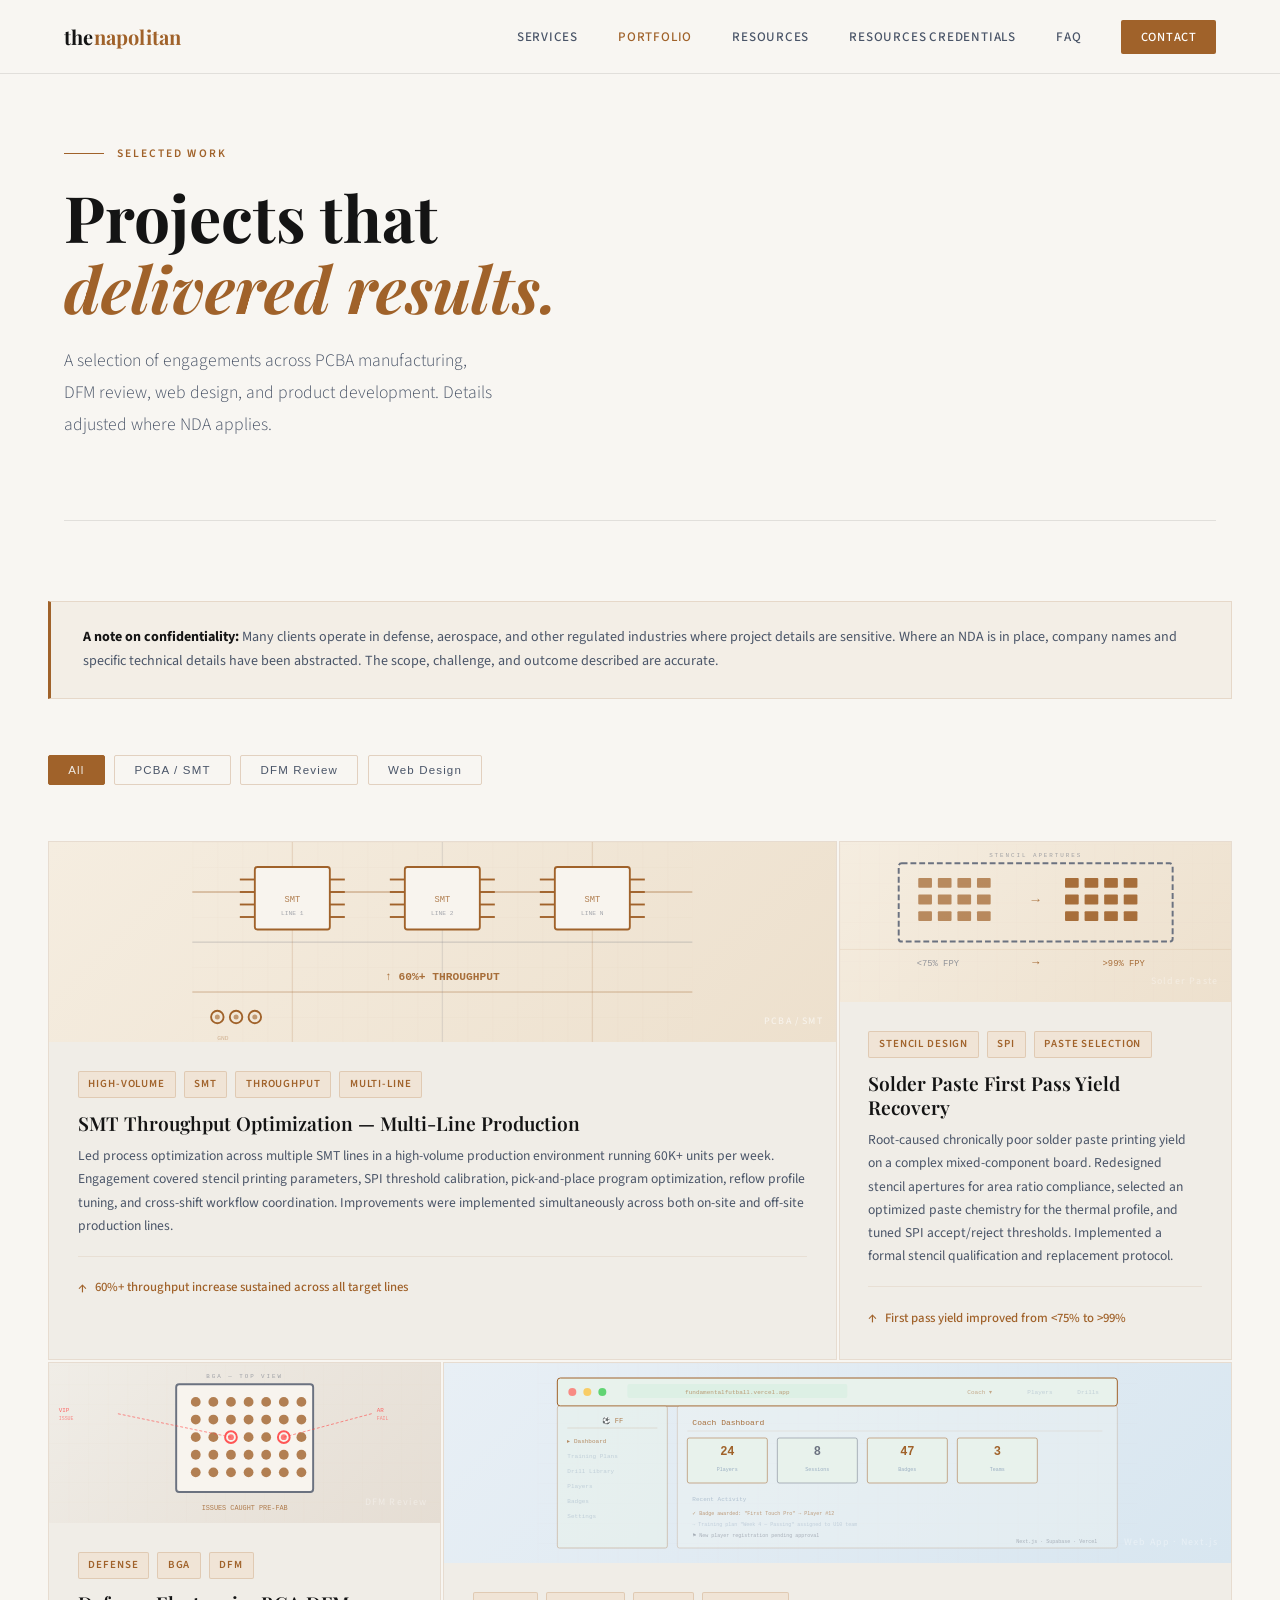
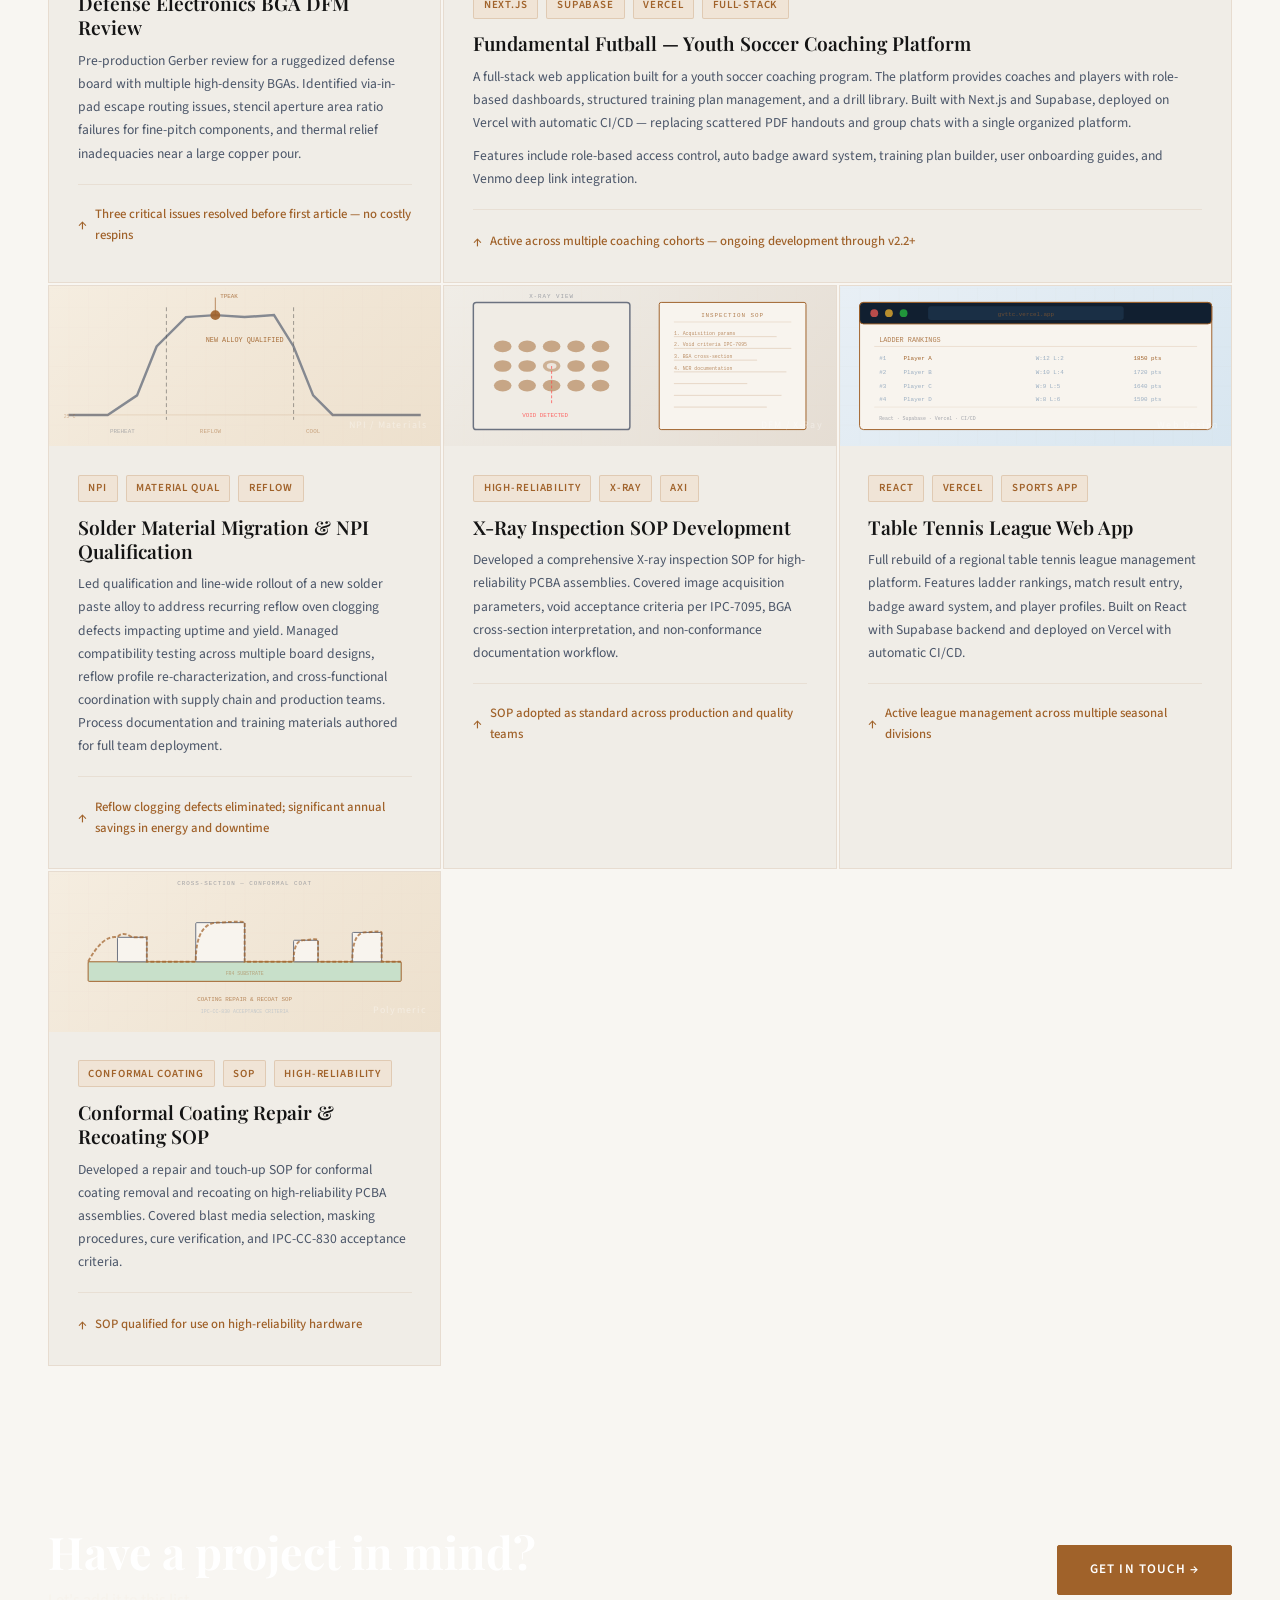
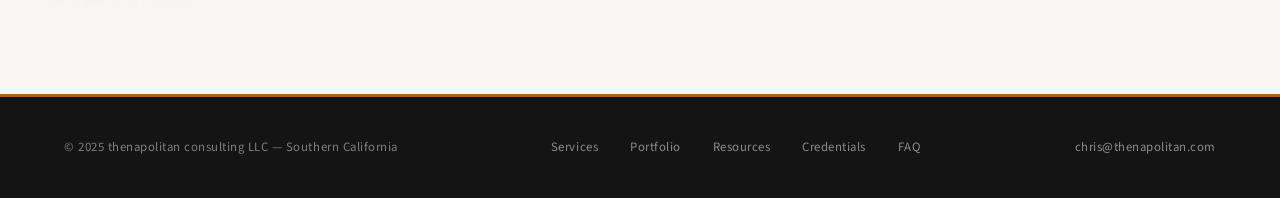
<file: portfolio.html>
<!DOCTYPE html>
<html lang="en">
<head>
  <meta charset="UTF-8" />
  <meta name="viewport" content="width=device-width, initial-scale=1.0" />
  <title>Portfolio — thenapolitan Consulting</title>
  <link rel="preconnect" href="https://fonts.googleapis.com" />
  <link rel="preconnect" href="https://fonts.gstatic.com" crossorigin />
  <link rel="stylesheet" href="styles.css" />
  <style>
    .portfolio-section { padding: 5rem 3rem; }

    .filter-bar {
      display: flex;
      gap: 0.6rem;
      flex-wrap: wrap;
      margin-bottom: 3.5rem;
    }

    .filter-btn {
      font-size: 0.72rem;
      font-weight: 500;
      letter-spacing: 0.1em;
      
      padding: 0.5rem 1.2rem;
      border: 1px solid rgba(160,98,42,0.25);
      background: transparent;
      color: var(--slate);
      border-radius: 2px;
      cursor: pointer;
      transition: all 0.2s;
    }

    .filter-btn:hover,
    .filter-btn.active {
      background: var(--copper);
      border-color: var(--copper);
      color: var(--parchment-dk);
    }

    .portfolio-grid {
      display: grid;
      grid-template-columns: repeat(3, 1fr);
      gap: 2px;
    }

    .portfolio-card {
      background: var(--parchment-dk);
      border: 1px solid rgba(160,98,42,0.12);
      overflow: hidden;
      position: relative;
      transition: transform 0.25s ease, box-shadow 0.25s ease;
    }

    .portfolio-card:hover {
      transform: translateY(-3px);
      box-shadow: 0 12px 40px rgba(30,30,26,0.1);
      z-index: 2;
    }

    .card-visual {
      height: 160px;
      display: flex;
      align-items: center;
      justify-content: center;
      position: relative;
      overflow: hidden;
    }

    .card-visual svg { width: 100%; height: 100%; }

    .card-visual.pcba { background: linear-gradient(135deg, #F5EDE0 0%, #EDE0CD 100%); }
    .card-visual.web { background: linear-gradient(135deg, #E8EFF5 0%, #D8E6F0 100%); }
    .card-visual.dfm { background: linear-gradient(135deg, #F0EDE7 0%, #E5DDD3 100%); }

    .card-visual-label {
      position: absolute;
      bottom: 0.8rem;
      right: 0.8rem;
      font-size: 0.62rem;
      font-weight: 500;
      letter-spacing: 0.12em;
      
      color: rgba(255,255,255,0.35);
    }

    .card-body { padding: 1.8rem; }

    .card-meta {
      display: flex;
      gap: 0.5rem;
      margin-bottom: 0.8rem;
      flex-wrap: wrap;
    }

    .card-body h3 {
      font-size: 1.2rem;
      margin-bottom: 0.6rem;
    }

    .card-body p {
      font-size: 0.85rem;
      color: var(--slate);
      line-height: 1.7;
    }

    .card-outcome {
      margin-top: 1.2rem;
      padding-top: 1.2rem;
      border-top: 1px solid rgba(160,98,42,0.1);
      font-size: 0.8rem;
      color: var(--copper);
      font-weight: 500;
      display: flex;
      align-items: center;
      gap: 0.5rem;
    }

    .card-outcome::before { content: '↑'; font-size: 0.9rem; }

    .portfolio-card.featured {
      grid-column: span 2;
    }

    .portfolio-card.featured .card-visual {
      height: 200px;
    }

    /* NDA note */
    .nda-note {
      background: rgba(160,98,42,0.06);
      border: 1px solid rgba(160,98,42,0.15);
      border-left: 3px solid var(--copper);
      padding: 1.5rem 2rem;
      margin-bottom: 3.5rem;
      font-size: 0.88rem;
      color: var(--slate);
      line-height: 1.7;
    }

    .nda-note strong { color: var(--ink); }

    @media (max-width: 900px) {
      .portfolio-section { padding: 4rem 1.5rem; }
      .portfolio-grid { grid-template-columns: 1fr 1fr; }
      .portfolio-card.featured { grid-column: span 2; }
    }

    @media (max-width: 600px) {
      .portfolio-grid { grid-template-columns: 1fr; }
      .portfolio-card.featured { grid-column: span 1; }
    }
  </style>
  <link rel="icon" type="image/svg+xml" href="favicon.svg" />
</head>
<body>

  <nav>
    <a href="index.html" class="nav-logo">the<span>napolitan</span></a>
    <ul class="nav-links">
      <li><a href="services.html">Services</a></li>
      <li><a href="portfolio.html" class="active">Portfolio</a></li>
      <li><a href="resources.html">Resources</a></li>
      <li><a href="resources.html">Resources</a>
      <a href="credentials.html">Credentials</a></li>
      <li><a href="faq.html">FAQ</a></li>
      <li><a href="index.html#contact" class="nav-cta">Contact</a></li>
    </ul>
  </nav>

  <section class="page-hero">
    <p class="page-eyebrow">Selected Work</p>
    <h1>Projects that<br /><em>delivered results.</em></h1>
    <p class="page-hero-sub">A selection of engagements across PCBA manufacturing, DFM review, web design, and product development. Details adjusted where NDA applies.</p>
  </section>

  <div class="divider"></div>

  <section class="portfolio-section">

    <div class="nda-note">
      <strong>A note on confidentiality:</strong> Many clients operate in defense, aerospace, and other regulated industries where project details are sensitive. Where an NDA is in place, company names and specific technical details have been abstracted. The scope, challenge, and outcome described are accurate.
    </div>

    <div class="filter-bar">
      <button class="filter-btn active" onclick="filterCards('all', this)">All</button>
      <button class="filter-btn" onclick="filterCards('pcba', this)">PCBA / SMT</button>
      <button class="filter-btn" onclick="filterCards('dfm', this)">DFM Review</button>
      <button class="filter-btn" onclick="filterCards('web', this)">Web Design</button>
      
    </div>

    <div class="portfolio-grid" id="portfolio-grid">

      <div class="portfolio-card featured" data-cat="pcba">
        <div class="card-visual pcba">
          <svg viewBox="0 0 400 160" xmlns="http://www.w3.org/2000/svg">
            <!-- Grid -->
            <defs><pattern id="g1" width="20" height="20" patternUnits="userSpaceOnUse"><path d="M 20 0 L 0 0 0 20" fill="none" stroke="rgba(160,98,42,0.06)" stroke-width="0.5"/></pattern></defs>
            <rect width="400" height="160" fill="url(#g1)"/>
            <!-- Horizontal traces -->
            <line x1="0" y1="40" x2="400" y2="40" stroke="#A0622A" stroke-width="1.5" opacity="0.3"/>
            <line x1="0" y1="80" x2="400" y2="80" stroke="#6B7280" stroke-width="1" opacity="0.25"/>
            <line x1="0" y1="120" x2="400" y2="120" stroke="#A0622A" stroke-width="1.5" opacity="0.2"/>
            <!-- Vertical traces -->
            <line x1="80" y1="0" x2="80" y2="160" stroke="#A0622A" stroke-width="1" opacity="0.15"/>
            <line x1="200" y1="0" x2="200" y2="160" stroke="#6B7280" stroke-width="1" opacity="0.15"/>
            <line x1="320" y1="0" x2="320" y2="160" stroke="#A0622A" stroke-width="1" opacity="0.15"/>
            <!-- ICs -->
            <rect x="50" y="20" width="60" height="50" rx="2" fill="#F8F4EE" stroke="#A0622A" stroke-width="1.5"/>
            <text x="80" y="48" text-anchor="middle" fill="#A0622A" font-family="monospace" font-size="7" opacity="0.8">SMT</text>
            <text x="80" y="58" text-anchor="middle" fill="#6B7280" font-family="monospace" font-size="5" opacity="0.6">LINE 1</text>
            <!-- IC pins -->
            <g stroke="#A0622A" stroke-width="1.5"><line x1="50" y1="30" x2="38" y2="30"/><line x1="50" y1="40" x2="38" y2="40"/><line x1="50" y1="50" x2="38" y2="50"/><line x1="50" y1="60" x2="38" y2="60"/><line x1="110" y1="30" x2="122" y2="30"/><line x1="110" y1="40" x2="122" y2="40"/><line x1="110" y1="50" x2="122" y2="50"/><line x1="110" y1="60" x2="122" y2="60"/></g>
            <rect x="170" y="20" width="60" height="50" rx="2" fill="#F8F4EE" stroke="#A0622A" stroke-width="1.5"/>
            <text x="200" y="48" text-anchor="middle" fill="#A0622A" font-family="monospace" font-size="7" opacity="0.8">SMT</text>
            <text x="200" y="58" text-anchor="middle" fill="#6B7280" font-family="monospace" font-size="5" opacity="0.6">LINE 2</text>
            <g stroke="#A0622A" stroke-width="1.5"><line x1="170" y1="30" x2="158" y2="30"/><line x1="170" y1="40" x2="158" y2="40"/><line x1="170" y1="50" x2="158" y2="50"/><line x1="170" y1="60" x2="158" y2="60"/><line x1="230" y1="30" x2="242" y2="30"/><line x1="230" y1="40" x2="242" y2="40"/><line x1="230" y1="50" x2="242" y2="50"/><line x1="230" y1="60" x2="242" y2="60"/></g>
            <rect x="290" y="20" width="60" height="50" rx="2" fill="#F8F4EE" stroke="#A0622A" stroke-width="1.5"/>
            <text x="320" y="48" text-anchor="middle" fill="#A0622A" font-family="monospace" font-size="7" opacity="0.8">SMT</text>
            <text x="320" y="58" text-anchor="middle" fill="#6B7280" font-family="monospace" font-size="5" opacity="0.6">LINE N</text>
            <g stroke="#A0622A" stroke-width="1.5"><line x1="290" y1="30" x2="278" y2="30"/><line x1="290" y1="40" x2="278" y2="40"/><line x1="290" y1="50" x2="278" y2="50"/><line x1="290" y1="60" x2="278" y2="60"/><line x1="350" y1="30" x2="362" y2="30"/><line x1="350" y1="40" x2="362" y2="40"/><line x1="350" y1="50" x2="362" y2="50"/><line x1="350" y1="60" x2="362" y2="60"/></g>
            <!-- Throughput arrow -->
            <text x="200" y="110" text-anchor="middle" fill="#A0622A" font-family="monospace" font-size="9" font-weight="bold" opacity="0.9">↑ 60%+ THROUGHPUT</text>
            <!-- Vias -->
            <circle cx="20" cy="140" r="5" fill="none" stroke="#A0622A" stroke-width="1.5"/><circle cx="20" cy="140" r="2" fill="#A0622A" opacity="0.6"/>
            <circle cx="35" cy="140" r="5" fill="none" stroke="#A0622A" stroke-width="1.5"/><circle cx="35" cy="140" r="2" fill="#A0622A" opacity="0.6"/>
            <circle cx="50" cy="140" r="5" fill="none" stroke="#A0622A" stroke-width="1.5"/><circle cx="50" cy="140" r="2" fill="#A0622A" opacity="0.6"/>
            <text x="20" y="158" fill="#A0622A" font-family="monospace" font-size="5" opacity="0.4">GND</text>
            <div class="card-visual-label">PCBA / SMT</div>
          </svg>
          <div class="card-visual-label">PCBA / SMT</div>
        </div>
        <div class="card-body">
          <div class="card-meta">
            <span class="tag">High-Volume</span><span class="tag">SMT</span><span class="tag">Throughput</span><span class="tag">Multi-Line</span>
          </div>
          <h3>SMT Throughput Optimization — Multi-Line Production</h3>
          <p>Led process optimization across multiple SMT lines in a high-volume production environment running 60K+ units per week. Engagement covered stencil printing parameters, SPI threshold calibration, pick-and-place program optimization, reflow profile tuning, and cross-shift workflow coordination. Improvements were implemented simultaneously across both on-site and off-site production lines.</p>
          <div class="card-outcome">60%+ throughput increase sustained across all target lines</div>
        </div>
      </div>

      <div class="portfolio-card" data-cat="pcba">
        <div class="card-visual pcba">
          <svg viewBox="0 0 400 160" xmlns="http://www.w3.org/2000/svg">
            <defs><pattern id="g2" width="20" height="20" patternUnits="userSpaceOnUse"><path d="M 20 0 L 0 0 0 20" fill="none" stroke="rgba(160,98,42,0.05)" stroke-width="0.5"/></pattern></defs>
            <rect width="400" height="160" fill="url(#g2)"/>
            <!-- Stencil outline -->
            <rect x="60" y="20" width="280" height="80" rx="3" fill="none" stroke="#6B7280" stroke-width="2" stroke-dasharray="6 3"/>
            <text x="200" y="14" text-anchor="middle" fill="#6B7280" font-family="monospace" font-size="6" opacity="0.6" letter-spacing="2">STENCIL APERTURES</text>
            <!-- Aperture grid - good paste deposits -->
            <g fill="#A0622A" opacity="0.7">
              <rect x="80" y="35" width="14" height="10" rx="1"/><rect x="100" y="35" width="14" height="10" rx="1"/><rect x="120" y="35" width="14" height="10" rx="1"/><rect x="140" y="35" width="14" height="10" rx="1"/>
              <rect x="80" y="52" width="14" height="10" rx="1"/><rect x="100" y="52" width="14" height="10" rx="1"/><rect x="120" y="52" width="14" height="10" rx="1"/><rect x="140" y="52" width="14" height="10" rx="1"/>
              <rect x="80" y="69" width="14" height="10" rx="1"/><rect x="100" y="69" width="14" height="10" rx="1"/><rect x="120" y="69" width="14" height="10" rx="1"/><rect x="140" y="69" width="14" height="10" rx="1"/>
            </g>
            <!-- Arrow -->
            <text x="200" y="62" text-anchor="middle" fill="#A0622A" font-family="monospace" font-size="14" opacity="0.8">→</text>
            <!-- Good deposits -->
            <g fill="#A0622A" opacity="0.9">
              <rect x="230" y="35" width="14" height="10" rx="1"/><rect x="250" y="35" width="14" height="10" rx="1"/><rect x="270" y="35" width="14" height="10" rx="1"/><rect x="290" y="35" width="14" height="10" rx="1"/>
              <rect x="230" y="52" width="14" height="10" rx="1"/><rect x="250" y="52" width="14" height="10" rx="1"/><rect x="270" y="52" width="14" height="10" rx="1"/><rect x="290" y="52" width="14" height="10" rx="1"/>
              <rect x="230" y="69" width="14" height="10" rx="1"/><rect x="250" y="69" width="14" height="10" rx="1"/><rect x="270" y="69" width="14" height="10" rx="1"/><rect x="290" y="69" width="14" height="10" rx="1"/>
            </g>
            <!-- Yield text -->
            <text x="100" y="125" text-anchor="middle" fill="#6B7280" font-family="monospace" font-size="9" opacity="0.7">&lt;75% FPY</text>
            <text x="200" y="125" text-anchor="middle" fill="#A0622A" font-family="monospace" font-size="12">→</text>
            <text x="290" y="125" text-anchor="middle" fill="#A0622A" font-family="monospace" font-size="9" opacity="0.9">&gt;99% FPY</text>
            <line x1="0" y1="108" x2="400" y2="108" stroke="#A0622A" stroke-width="0.5" opacity="0.2"/>
          </svg>
          <div class="card-visual-label">Solder Paste</div>
        </div>
        <div class="card-body">
          <div class="card-meta">
            <span class="tag">Stencil Design</span><span class="tag">SPI</span><span class="tag">Paste Selection</span>
          </div>
          <h3>Solder Paste First Pass Yield Recovery</h3>
          <p>Root-caused chronically poor solder paste printing yield on a complex mixed-component board. Redesigned stencil apertures for area ratio compliance, selected an optimized paste chemistry for the thermal profile, and tuned SPI accept/reject thresholds. Implemented a formal stencil qualification and replacement protocol.</p>
          <div class="card-outcome">First pass yield improved from &lt;75% to &gt;99%</div>
        </div>
      </div>

      <div class="portfolio-card" data-cat="dfm">
        <div class="card-visual dfm">
          <svg viewBox="0 0 400 160" xmlns="http://www.w3.org/2000/svg">
            <defs><pattern id="g3" width="20" height="20" patternUnits="userSpaceOnUse"><path d="M 20 0 L 0 0 0 20" fill="none" stroke="rgba(207,123,60,0.06)" stroke-width="0.5"/></pattern></defs>
            <rect width="400" height="160" fill="url(#g3)"/>
            <!-- BGA package outline -->
            <rect x="130" y="20" width="140" height="110" rx="3" fill="#F8F4EE" stroke="#6B7280" stroke-width="2"/>
            <text x="200" y="14" text-anchor="middle" fill="#6B7280" font-family="monospace" font-size="6" opacity="0.6" letter-spacing="2">BGA — TOP VIEW</text>
            <!-- BGA ball grid -->
            <g>
              <circle cx="150" cy="38" r="5" fill="#A0622A" opacity="0.8"/><circle cx="168" cy="38" r="5" fill="#A0622A" opacity="0.8"/><circle cx="186" cy="38" r="5" fill="#A0622A" opacity="0.8"/><circle cx="204" cy="38" r="5" fill="#A0622A" opacity="0.8"/><circle cx="222" cy="38" r="5" fill="#A0622A" opacity="0.8"/><circle cx="240" cy="38" r="5" fill="#A0622A" opacity="0.8"/><circle cx="258" cy="38" r="5" fill="#A0622A" opacity="0.8"/>
              <circle cx="150" cy="56" r="5" fill="#A0622A" opacity="0.8"/><circle cx="168" cy="56" r="5" fill="#A0622A" opacity="0.8"/><circle cx="186" cy="56" r="5" fill="#A0622A" opacity="0.8"/><circle cx="204" cy="56" r="5" fill="#A0622A" opacity="0.8"/><circle cx="222" cy="56" r="5" fill="#A0622A" opacity="0.8"/><circle cx="240" cy="56" r="5" fill="#A0622A" opacity="0.8"/><circle cx="258" cy="56" r="5" fill="#A0622A" opacity="0.8"/>
              <circle cx="150" cy="74" r="5" fill="#A0622A" opacity="0.8"/><circle cx="168" cy="74" r="5" fill="#A0622A" opacity="0.8"/>
              <!-- Flagged balls - issues found -->
              <circle cx="186" cy="74" r="6" fill="none" stroke="#ff4444" stroke-width="2" opacity="0.9"/><circle cx="186" cy="74" r="3" fill="#ff4444" opacity="0.7"/>
              <circle cx="204" cy="74" r="5" fill="#A0622A" opacity="0.8"/><circle cx="222" cy="74" r="5" fill="#A0622A" opacity="0.8"/>
              <circle cx="240" cy="74" r="6" fill="none" stroke="#ff4444" stroke-width="2" opacity="0.9"/><circle cx="240" cy="74" r="3" fill="#ff4444" opacity="0.7"/>
              <circle cx="258" cy="74" r="5" fill="#A0622A" opacity="0.8"/>
              <circle cx="150" cy="92" r="5" fill="#A0622A" opacity="0.8"/><circle cx="168" cy="92" r="5" fill="#A0622A" opacity="0.8"/><circle cx="186" cy="92" r="5" fill="#A0622A" opacity="0.8"/><circle cx="204" cy="92" r="5" fill="#A0622A" opacity="0.8"/><circle cx="222" cy="92" r="5" fill="#A0622A" opacity="0.8"/><circle cx="240" cy="92" r="5" fill="#A0622A" opacity="0.8"/><circle cx="258" cy="92" r="5" fill="#A0622A" opacity="0.8"/>
              <circle cx="150" cy="110" r="5" fill="#A0622A" opacity="0.8"/><circle cx="168" cy="110" r="5" fill="#A0622A" opacity="0.8"/><circle cx="186" cy="110" r="5" fill="#A0622A" opacity="0.8"/><circle cx="204" cy="110" r="5" fill="#A0622A" opacity="0.8"/><circle cx="222" cy="110" r="5" fill="#A0622A" opacity="0.8"/><circle cx="240" cy="110" r="5" fill="#A0622A" opacity="0.8"/><circle cx="258" cy="110" r="5" fill="#A0622A" opacity="0.8"/>
            </g>
            <!-- Callout lines to flagged balls -->
            <line x1="186" y1="74" x2="70" y2="50" stroke="#ff4444" stroke-width="1" opacity="0.6" stroke-dasharray="3 2"/>
            <text x="10" y="48" fill="#ff4444" font-family="monospace" font-size="6" opacity="0.8">VIP</text>
            <text x="10" y="56" fill="#ff4444" font-family="monospace" font-size="5" opacity="0.6">ISSUE</text>
            <line x1="240" y1="74" x2="330" y2="50" stroke="#ff4444" stroke-width="1" opacity="0.6" stroke-dasharray="3 2"/>
            <text x="335" y="48" fill="#ff4444" font-family="monospace" font-size="6" opacity="0.8">AR</text>
            <text x="335" y="56" fill="#ff4444" font-family="monospace" font-size="5" opacity="0.6">FAIL</text>
            <!-- Caught label -->
            <text x="200" y="148" text-anchor="middle" fill="#A0622A" font-family="monospace" font-size="7" opacity="0.8">ISSUES CAUGHT PRE-FAB</text>
          </svg>
          <div class="card-visual-label">DFM Review</div>
        </div>
        <div class="card-body">
          <div class="card-meta">
            <span class="tag">Defense</span><span class="tag">BGA</span><span class="tag">DFM</span>
          </div>
          <h3>Defense Electronics BGA DFM Review</h3>
          <p>Pre-production Gerber review for a ruggedized defense board with multiple high-density BGAs. Identified via-in-pad escape routing issues, stencil aperture area ratio failures for fine-pitch components, and thermal relief inadequacies near a large copper pour.</p>
          <div class="card-outcome">Three critical issues resolved before first article — no costly respins</div>
        </div>
      </div>

      <!-- FF - Featured -->
      <div class="portfolio-card featured" data-cat="web">
        <div class="card-visual web">
          <svg viewBox="0 0 600 200" xmlns="http://www.w3.org/2000/svg">
            <defs><pattern id="gff" width="20" height="20" patternUnits="userSpaceOnUse"><path d="M 20 0 L 0 0 0 20" fill="none" stroke="rgba(160,98,42,0.05)" stroke-width="0.5"/></pattern></defs>
            <rect width="600" height="200" fill="url(#gff)"/>
            <!-- Nav bar -->
            <rect x="20" y="15" width="560" height="28" rx="3" fill="#E8F2EC" stroke="#A0622A" stroke-width="1"/>
            <circle cx="35" cy="29" r="4" fill="#ff5f57" opacity="0.7"/><circle cx="50" cy="29" r="4" fill="#ffbd2e" opacity="0.7"/><circle cx="65" cy="29" r="4" fill="#28c840" opacity="0.7"/>
            <rect x="90" y="21" width="220" height="14" rx="2" fill="#DDF0E5"/>
            <text x="200" y="31" text-anchor="middle" fill="#A0622A" font-family="monospace" font-size="6" opacity="0.6">fundamentalfutball.vercel.app</text>
            <text x="430" y="31" fill="#A0622A" font-family="monospace" font-size="6" opacity="0.5">Coach ▾</text><text x="490" y="31" fill="#9aaec2" font-family="monospace" font-size="6" opacity="0.5">Players</text><text x="540" y="31" fill="#9aaec2" font-family="monospace" font-size="6" opacity="0.5">Drills</text>
            <!-- Sidebar -->
            <rect x="20" y="43" width="110" height="142" rx="2" fill="#E8F2EC" stroke="#A0622A" stroke-width="0.5" opacity="0.6"/>
            <text x="75" y="60" text-anchor="middle" fill="#A0622A" font-family="monospace" font-size="7" opacity="0.8">⚽ FF</text>
            <line x1="30" y1="65" x2="120" y2="65" stroke="#A0622A" stroke-width="0.5" opacity="0.3"/>
            <text x="30" y="80" fill="#A0622A" font-family="monospace" font-size="6" opacity="0.7">▸ Dashboard</text>
            <text x="30" y="95" fill="#9aaec2" font-family="monospace" font-size="6" opacity="0.5">  Training Plans</text>
            <text x="30" y="110" fill="#9aaec2" font-family="monospace" font-size="6" opacity="0.5">  Drill Library</text>
            <text x="30" y="125" fill="#9aaec2" font-family="monospace" font-size="6" opacity="0.5">  Players</text>
            <text x="30" y="140" fill="#9aaec2" font-family="monospace" font-size="6" opacity="0.5">  Badges</text>
            <text x="30" y="155" fill="#9aaec2" font-family="monospace" font-size="6" opacity="0.5">  Settings</text>
            <!-- Main content area -->
            <rect x="140" y="43" width="440" height="142" rx="2" fill="#F0F5F2" stroke="#A0622A" stroke-width="0.5" opacity="0.4"/>
            <text x="155" y="62" fill="#A0622A" font-family="monospace" font-size="8" opacity="0.9">Coach Dashboard</text>
            <line x1="150" y1="68" x2="565" y2="68" stroke="#A0622A" stroke-width="0.5" opacity="0.2"/>
            <!-- Stat cards -->
            <rect x="150" y="75" width="80" height="45" rx="2" fill="#E8F2EC" stroke="#A0622A" stroke-width="0.5"/>
            <text x="190" y="92" text-anchor="middle" fill="#A0622A" font-family="monospace" font-size="12" font-weight="bold">24</text>
            <text x="190" y="108" text-anchor="middle" fill="#9aaec2" font-family="monospace" font-size="5">Players</text>
            <rect x="240" y="75" width="80" height="45" rx="2" fill="#E8F2EC" stroke="#6B7280" stroke-width="0.5"/>
            <text x="280" y="92" text-anchor="middle" fill="#6B7280" font-family="monospace" font-size="12" font-weight="bold">8</text>
            <text x="280" y="108" text-anchor="middle" fill="#9aaec2" font-family="monospace" font-size="5">Sessions</text>
            <rect x="330" y="75" width="80" height="45" rx="2" fill="#E8F2EC" stroke="#A0622A" stroke-width="0.5"/>
            <text x="370" y="92" text-anchor="middle" fill="#A0622A" font-family="monospace" font-size="12" font-weight="bold">47</text>
            <text x="370" y="108" text-anchor="middle" fill="#9aaec2" font-family="monospace" font-size="5">Badges</text>
            <rect x="420" y="75" width="80" height="45" rx="2" fill="#E8F2EC" stroke="#A0622A" stroke-width="0.5"/>
            <text x="460" y="92" text-anchor="middle" fill="#A0622A" font-family="monospace" font-size="12" font-weight="bold">3</text>
            <text x="460" y="108" text-anchor="middle" fill="#9aaec2" font-family="monospace" font-size="5">Teams</text>
            <!-- Recent activity -->
            <text x="155" y="138" fill="#9aaec2" font-family="monospace" font-size="6" opacity="0.7">Recent Activity</text>
            <text x="155" y="152" fill="#A0622A" font-family="monospace" font-size="5" opacity="0.6">✓ Badge awarded: "First Touch Pro" → Player #12</text>
            <text x="155" y="163" fill="#9aaec2" font-family="monospace" font-size="5" opacity="0.5">→ Training plan "Week 4 — Passing" assigned to U10 team</text>
            <text x="155" y="174" fill="#6B7280" font-family="monospace" font-size="5" opacity="0.5">⚑ New player registration pending approval</text>
            <!-- Stack label -->
            <text x="560" y="180" text-anchor="end" fill="#6B7280" font-family="monospace" font-size="5" opacity="0.5">Next.js · Supabase · Vercel</text>
          </svg>
          <div class="card-visual-label">Web App · Next.js</div>
        </div>
        <div class="card-body">
          <div class="card-meta">
            <span class="tag">Next.js</span><span class="tag">Supabase</span><span class="tag">Vercel</span><span class="tag">Full-Stack</span>
          </div>
          <h3>Fundamental Futball — Youth Soccer Coaching Platform</h3>
          <p>A full-stack web application built for a youth soccer coaching program. The platform provides coaches and players with role-based dashboards, structured training plan management, and a drill library. Built with Next.js and Supabase, deployed on Vercel with automatic CI/CD — replacing scattered PDF handouts and group chats with a single organized platform.</p>
          <p style="margin-top:0.6rem;font-size:0.85rem;color:var(--slate);">Features include role-based access control, auto badge award system, training plan builder, user onboarding guides, and Venmo deep link integration.</p>
          <div class="card-outcome">Active across multiple coaching cohorts — ongoing development through v2.2+</div>
        </div>
      </div>

      <div class="portfolio-card" data-cat="pcba">
        <div class="card-visual pcba">
          <svg viewBox="0 0 400 160" xmlns="http://www.w3.org/2000/svg">
            <defs><pattern id="g4" width="20" height="20" patternUnits="userSpaceOnUse"><path d="M 20 0 L 0 0 0 20" fill="none" stroke="rgba(160,98,42,0.05)" stroke-width="0.5"/></pattern></defs>
            <rect width="400" height="160" fill="url(#g4)"/>
            <!-- Reflow oven profile curve -->
            <polyline points="20,130 60,130 90,110 110,60 140,30 170,28 200,30 230,28 250,60 270,110 290,130 380,130" fill="none" stroke="#6B7280" stroke-width="2.5" opacity="0.8"/>
            <!-- Zone labels -->
            <text x="75" y="148" text-anchor="middle" fill="#6B7280" font-family="monospace" font-size="6" opacity="0.5">PREHEAT</text>
            <text x="165" y="148" text-anchor="middle" fill="#A0622A" font-family="monospace" font-size="6" opacity="0.5">REFLOW</text>
            <text x="270" y="148" text-anchor="middle" fill="#A0622A" font-family="monospace" font-size="6" opacity="0.5">COOL</text>
            <!-- Zone dividers -->
            <line x1="120" y1="20" x2="120" y2="135" stroke="#444" stroke-width="0.5" stroke-dasharray="4 3"/>
            <line x1="250" y1="20" x2="250" y2="135" stroke="#444" stroke-width="0.5" stroke-dasharray="4 3"/>
            <!-- Peak temp marker -->
            <circle cx="170" cy="28" r="5" fill="#A0622A" opacity="0.9"/>
            <line x1="170" y1="28" x2="170" y2="10" stroke="#A0622A" stroke-width="1" opacity="0.7"/>
            <text x="175" y="10" fill="#A0622A" font-family="monospace" font-size="6" opacity="0.8">TPEAK</text>
            <!-- New alloy label -->
            <text x="200" y="55" text-anchor="middle" fill="#A0622A" font-family="monospace" font-size="7" opacity="0.9">NEW ALLOY QUALIFIED</text>
            <!-- Baseline -->
            <line x1="20" y1="130" x2="380" y2="130" stroke="#A0622A" stroke-width="0.5" opacity="0.3"/>
            <text x="15" y="133" fill="#A0622A" font-family="monospace" font-size="5" opacity="0.4">25°C</text>
          </svg>
          <div class="card-visual-label">NPI / Materials</div>
        </div>
        <div class="card-body">
          <div class="card-meta">
            <span class="tag">NPI</span><span class="tag">Material Qual</span><span class="tag">Reflow</span>
          </div>
          <h3>Solder Material Migration &amp; NPI Qualification</h3>
          <p>Led qualification and line-wide rollout of a new solder paste alloy to address recurring reflow oven clogging defects impacting uptime and yield. Managed compatibility testing across multiple board designs, reflow profile re-characterization, and cross-functional coordination with supply chain and production teams. Process documentation and training materials authored for full team deployment.</p>
          <div class="card-outcome">Reflow clogging defects eliminated; significant annual savings in energy and downtime</div>
        </div>
      </div>

      <div class="portfolio-card" data-cat="dfm">
        <div class="card-visual dfm">
          <svg viewBox="0 0 400 160" xmlns="http://www.w3.org/2000/svg">
            <defs><pattern id="g5" width="20" height="20" patternUnits="userSpaceOnUse"><path d="M 20 0 L 0 0 0 20" fill="none" stroke="rgba(207,123,60,0.05)" stroke-width="0.5"/></pattern></defs>
            <rect width="400" height="160" fill="url(#g5)"/>
            <!-- X-ray view border -->
            <rect x="30" y="15" width="160" height="130" rx="3" fill="#F0ECE5" stroke="#6B7280" stroke-width="1.5"/>
            <text x="110" y="11" text-anchor="middle" fill="#6B7280" font-family="monospace" font-size="6" opacity="0.6" letter-spacing="1">X-RAY VIEW</text>
            <!-- BGA cross-section balls -->
            <g opacity="0.85">
              <ellipse cx="60" cy="60" rx="9" ry="6" fill="#A0622A" opacity="0.6"/><ellipse cx="85" cy="60" rx="9" ry="6" fill="#A0622A" opacity="0.6"/><ellipse cx="110" cy="60" rx="9" ry="6" fill="#A0622A" opacity="0.6"/><ellipse cx="135" cy="60" rx="9" ry="6" fill="#A0622A" opacity="0.6"/><ellipse cx="160" cy="60" rx="9" ry="6" fill="#A0622A" opacity="0.6"/>
              <ellipse cx="60" cy="80" rx="9" ry="6" fill="#A0622A" opacity="0.6"/><ellipse cx="85" cy="80" rx="9" ry="6" fill="#A0622A" opacity="0.6"/>
              <!-- Void -->
              <ellipse cx="110" cy="80" rx="9" ry="6" fill="#A0622A" opacity="0.5"/>
              <ellipse cx="110" cy="80" rx="5" ry="3" fill="#F0ECE5" opacity="0.9"/>
              <ellipse cx="135" cy="80" rx="9" ry="6" fill="#A0622A" opacity="0.6"/><ellipse cx="160" cy="80" rx="9" ry="6" fill="#A0622A" opacity="0.6"/>
              <ellipse cx="60" cy="100" rx="9" ry="6" fill="#A0622A" opacity="0.6"/><ellipse cx="85" cy="100" rx="9" ry="6" fill="#A0622A" opacity="0.6"/><ellipse cx="110" cy="100" rx="9" ry="6" fill="#A0622A" opacity="0.6"/><ellipse cx="135" cy="100" rx="9" ry="6" fill="#A0622A" opacity="0.6"/><ellipse cx="160" cy="100" rx="9" ry="6" fill="#A0622A" opacity="0.6"/>
            </g>
            <!-- Void callout -->
            <line x1="110" y1="80" x2="110" y2="120" stroke="#ff4444" stroke-width="1" opacity="0.7" stroke-dasharray="3 2"/>
            <text x="80" y="132" fill="#ff4444" font-family="monospace" font-size="6" opacity="0.8">VOID DETECTED</text>
            <!-- SOP document right side -->
            <rect x="220" y="15" width="150" height="130" rx="2" fill="#F8F4EE" stroke="#A0622A" stroke-width="1"/>
            <text x="295" y="30" text-anchor="middle" fill="#A0622A" font-family="monospace" font-size="6" opacity="0.8" letter-spacing="1">INSPECTION SOP</text>
            <line x1="235" y1="35" x2="355" y2="35" stroke="#A0622A" stroke-width="0.5" opacity="0.3"/>
            <g fill="none" stroke="#A0622A" stroke-width="0.5" opacity="0.4">
              <line x1="235" y1="50" x2="340" y2="50"/><line x1="235" y1="62" x2="355" y2="62"/><line x1="235" y1="74" x2="320" y2="74"/><line x1="235" y1="86" x2="350" y2="86"/><line x1="235" y1="98" x2="310" y2="98"/><line x1="235" y1="110" x2="345" y2="110"/><line x1="235" y1="122" x2="330" y2="122"/>
            </g>
            <text x="235" y="48" fill="#A0622A" font-family="monospace" font-size="5" opacity="0.7">1. Acquisition params</text>
            <text x="235" y="60" fill="#A0622A" font-family="monospace" font-size="5" opacity="0.7">2. Void criteria IPC-7095</text>
            <text x="235" y="72" fill="#A0622A" font-family="monospace" font-size="5" opacity="0.7">3. BGA cross-section</text>
            <text x="235" y="84" fill="#A0622A" font-family="monospace" font-size="5" opacity="0.7">4. NCR documentation</text>
          </svg>
          <div class="card-visual-label">DFM / X-Ray</div>
        </div>
        <div class="card-body">
          <div class="card-meta">
            <span class="tag">High-Reliability</span><span class="tag">X-Ray</span><span class="tag">AXI</span>
          </div>
          <h3>X-Ray Inspection SOP Development</h3>
          <p>Developed a comprehensive X-ray inspection SOP for high-reliability PCBA assemblies. Covered image acquisition parameters, void acceptance criteria per IPC-7095, BGA cross-section interpretation, and non-conformance documentation workflow.</p>
          <div class="card-outcome">SOP adopted as standard across production and quality teams</div>
        </div>
      </div>

      <div class="portfolio-card" data-cat="web">
        <div class="card-visual web">
          <svg viewBox="0 0 400 160" xmlns="http://www.w3.org/2000/svg">
            <defs><pattern id="g6" width="20" height="20" patternUnits="userSpaceOnUse"><path d="M 20 0 L 0 0 0 20" fill="none" stroke="rgba(160,98,42,0.06)" stroke-width="0.5"/></pattern></defs>
            <rect width="400" height="160" fill="url(#g6)"/>
            <!-- Browser chrome -->
            <rect x="20" y="15" width="360" height="130" rx="4" fill="#F8F4EE" stroke="#A0622A" stroke-width="1"/>
            <rect x="20" y="15" width="360" height="22" rx="4" fill="#111f30" stroke="#A0622A" stroke-width="1"/>
            <circle cx="35" cy="26" r="4" fill="#ff5f57" opacity="0.7"/><circle cx="50" cy="26" r="4" fill="#ffbd2e" opacity="0.7"/><circle cx="65" cy="26" r="4" fill="#28c840" opacity="0.7"/>
            <rect x="90" y="19" width="200" height="14" rx="3" fill="#1a2f45"/>
            <text x="190" y="29" text-anchor="middle" fill="#A0622A" font-family="monospace" font-size="6" opacity="0.6">gvttc.vercel.app</text>
            <!-- Ladder rankings table -->
            <text x="40" y="55" fill="#A0622A" font-family="monospace" font-size="7" opacity="0.8">LADDER RANKINGS</text>
            <line x1="35" y1="60" x2="365" y2="60" stroke="#A0622A" stroke-width="0.5" opacity="0.3"/>
            <g font-family="monospace" font-size="6" fill="#9aaec2">
              <text x="40" y="74">#1</text><text x="65" y="74" fill="#A0622A">Player A</text><text x="200" y="74">W:12 L:2</text><text x="300" y="74" fill="#A0622A">1850 pts</text>
              <text x="40" y="88">#2</text><text x="65" y="88">Player B</text><text x="200" y="88">W:10 L:4</text><text x="300" y="88">1720 pts</text>
              <text x="40" y="102">#3</text><text x="65" y="102">Player C</text><text x="200" y="102">W:9 L:5</text><text x="300" y="102">1640 pts</text>
              <text x="40" y="116">#4</text><text x="65" y="116">Player D</text><text x="200" y="116">W:8 L:6</text><text x="300" y="116">1590 pts</text>
            </g>
            <line x1="35" y1="122" x2="365" y2="122" stroke="#A0622A" stroke-width="0.5" opacity="0.2"/>
            <text x="40" y="135" fill="#6B7280" font-family="monospace" font-size="5" opacity="0.6">React · Supabase · Vercel · CI/CD</text>
          </svg>
          <div class="card-visual-label">Web Design</div>
        </div>
        <div class="card-body">
          <div class="card-meta">
            <span class="tag">React</span><span class="tag">Vercel</span><span class="tag">Sports App</span>
          </div>
          <h3>Table Tennis League Web App</h3>
          <p>Full rebuild of a regional table tennis league management platform. Features ladder rankings, match result entry, badge award system, and player profiles. Built on React with Supabase backend and deployed on Vercel with automatic CI/CD.</p>
          <div class="card-outcome">Active league management across multiple seasonal divisions</div>
        </div>
      </div>

      <div class="portfolio-card" data-cat="pcba">
        <div class="card-visual pcba">
          <svg viewBox="0 0 400 160" xmlns="http://www.w3.org/2000/svg">
            <defs><pattern id="g7" width="20" height="20" patternUnits="userSpaceOnUse"><path d="M 20 0 L 0 0 0 20" fill="none" stroke="rgba(160,98,42,0.05)" stroke-width="0.5"/></pattern></defs>
            <rect width="400" height="160" fill="url(#g7)"/>
            <!-- PCB cross-section view -->
            <text x="200" y="12" text-anchor="middle" fill="#6B7280" font-family="monospace" font-size="6" opacity="0.6" letter-spacing="1">CROSS-SECTION — CONFORMAL COAT</text>
            <!-- PCB substrate -->
            <rect x="40" y="90" width="320" height="20" rx="1" fill="#C8E0CA" stroke="#A0622A" stroke-width="1"/>
            <text x="200" y="104" text-anchor="middle" fill="#A0622A" font-family="monospace" font-size="5" opacity="0.5">FR4 SUBSTRATE</text>
            <!-- Components -->
            <rect x="70" y="65" width="30" height="25" rx="1" fill="#F8F4EE" stroke="#6B7280" stroke-width="1"/>
            <rect x="150" y="50" width="50" height="40" rx="1" fill="#F8F4EE" stroke="#6B7280" stroke-width="1"/>
            <rect x="250" y="68" width="25" height="22" rx="1" fill="#F8F4EE" stroke="#6B7280" stroke-width="1"/>
            <rect x="310" y="60" width="30" height="30" rx="1" fill="#F8F4EE" stroke="#6B7280" stroke-width="1"/>
            <!-- Conformal coat layer -->
            <path d="M 40,90 Q 55,62 70,65 L 70,65 Q 75,58 85,65 L 100,65 L 100,90 L 150,90 Q 150,48 175,50 Q 200,48 200,50 L 200,90 L 250,90 Q 250,66 262,68 Q 275,66 275,68 L 275,90 L 310,90 Q 310,58 325,60 Q 340,58 340,60 L 340,90 L 360,90" fill="none" stroke="#A0622A" stroke-width="2" opacity="0.7" stroke-dasharray="4 2"/>
            <text x="200" y="130" text-anchor="middle" fill="#A0622A" font-family="monospace" font-size="6" opacity="0.7">COATING REPAIR &amp; RECOAT SOP</text>
            <text x="200" y="142" text-anchor="middle" fill="#9aaec2" font-family="monospace" font-size="5" opacity="0.5">IPC-CC-830 ACCEPTANCE CRITERIA</text>
          </svg>
          <div class="card-visual-label">Polymeric</div>
        </div>
        <div class="card-body">
          <div class="card-meta">
            <span class="tag">Conformal Coating</span><span class="tag">SOP</span><span class="tag">High-Reliability</span>
          </div>
          <h3>Conformal Coating Repair &amp; Recoating SOP</h3>
          <p>Developed a repair and touch-up SOP for conformal coating removal and recoating on high-reliability PCBA assemblies. Covered blast media selection, masking procedures, cure verification, and IPC-CC-830 acceptance criteria.</p>
          <div class="card-outcome">SOP qualified for use on high-reliability hardware</div>
        </div>
      </div>

    </div>
  </section>

  <!-- CTA -->
  <section style="background: var(--parchment); padding: 5rem 3rem; display: flex; align-items: center; justify-content: space-between; gap: 2rem; flex-wrap: wrap;">
    <div>
      <h2 style="color: var(--white);">Have a project in mind?</h2>
      <p style="color: rgba(245,240,232,0.55); margin-top: 0.6rem; font-size: 1rem;">Let's add it to this list.</p>
    </div>
    <a href="index.html#contact" class="btn btn-primary">Get in Touch →</a>
  </section>

  <footer>
    <span>© 2025 thenapolitan consulting LLC — Southern California</span>
    <div class="footer-links">
      <a href="services.html">Services</a>
      <a href="portfolio.html">Portfolio</a>
      <a href="resources.html">Resources</a>
      <a href="credentials.html">Credentials</a>
      <a href="faq.html">FAQ</a>
    </div>
    <a href="mailto:chris@thenapolitan.com">chris@thenapolitan.com</a>
  </footer>

  <script>
    function filterCards(cat, btn) {
      document.querySelectorAll('.filter-btn').forEach(b => b.classList.remove('active'));
      btn.classList.add('active');
      document.querySelectorAll('.portfolio-card').forEach(card => {
        if (cat === 'all' || card.dataset.cat === cat) {
          card.style.display = '';
        } else {
          card.style.display = 'none';
        }
      });
    }
  </script>
</body>
</html>
</file>
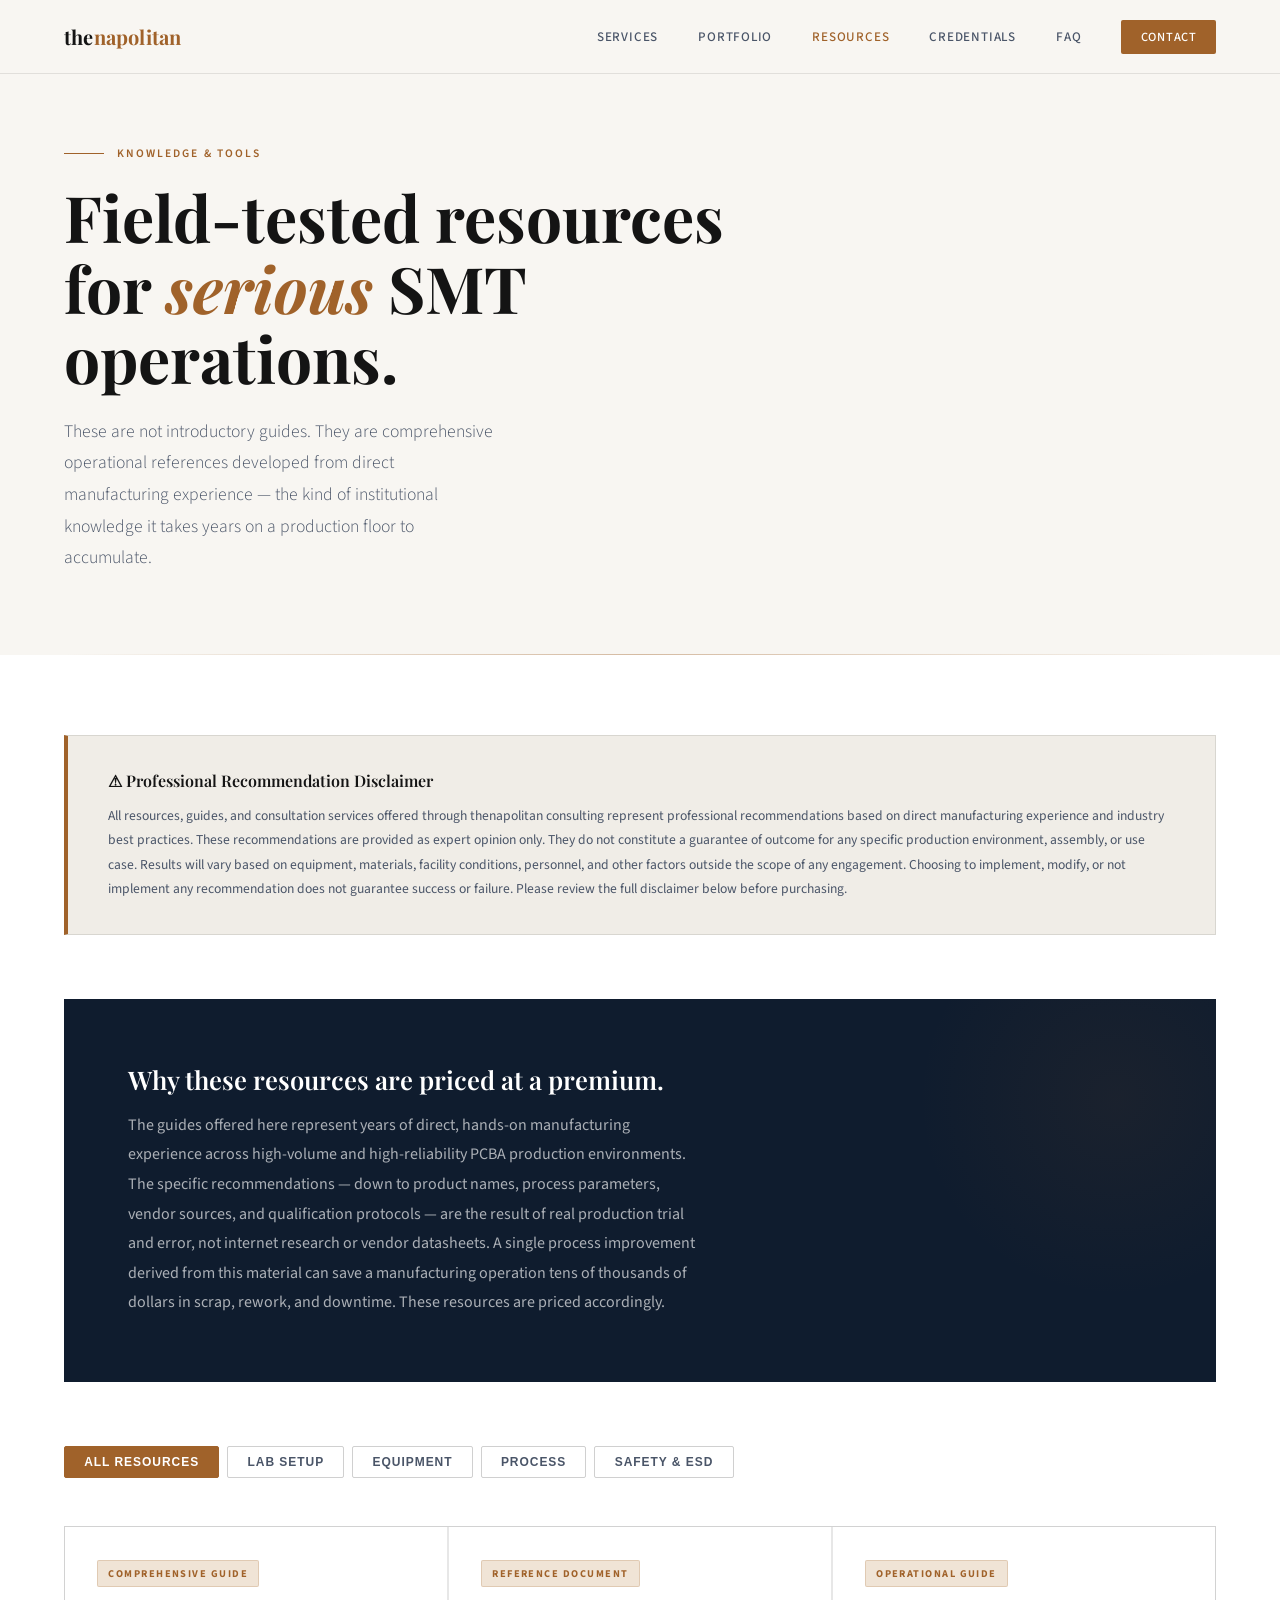
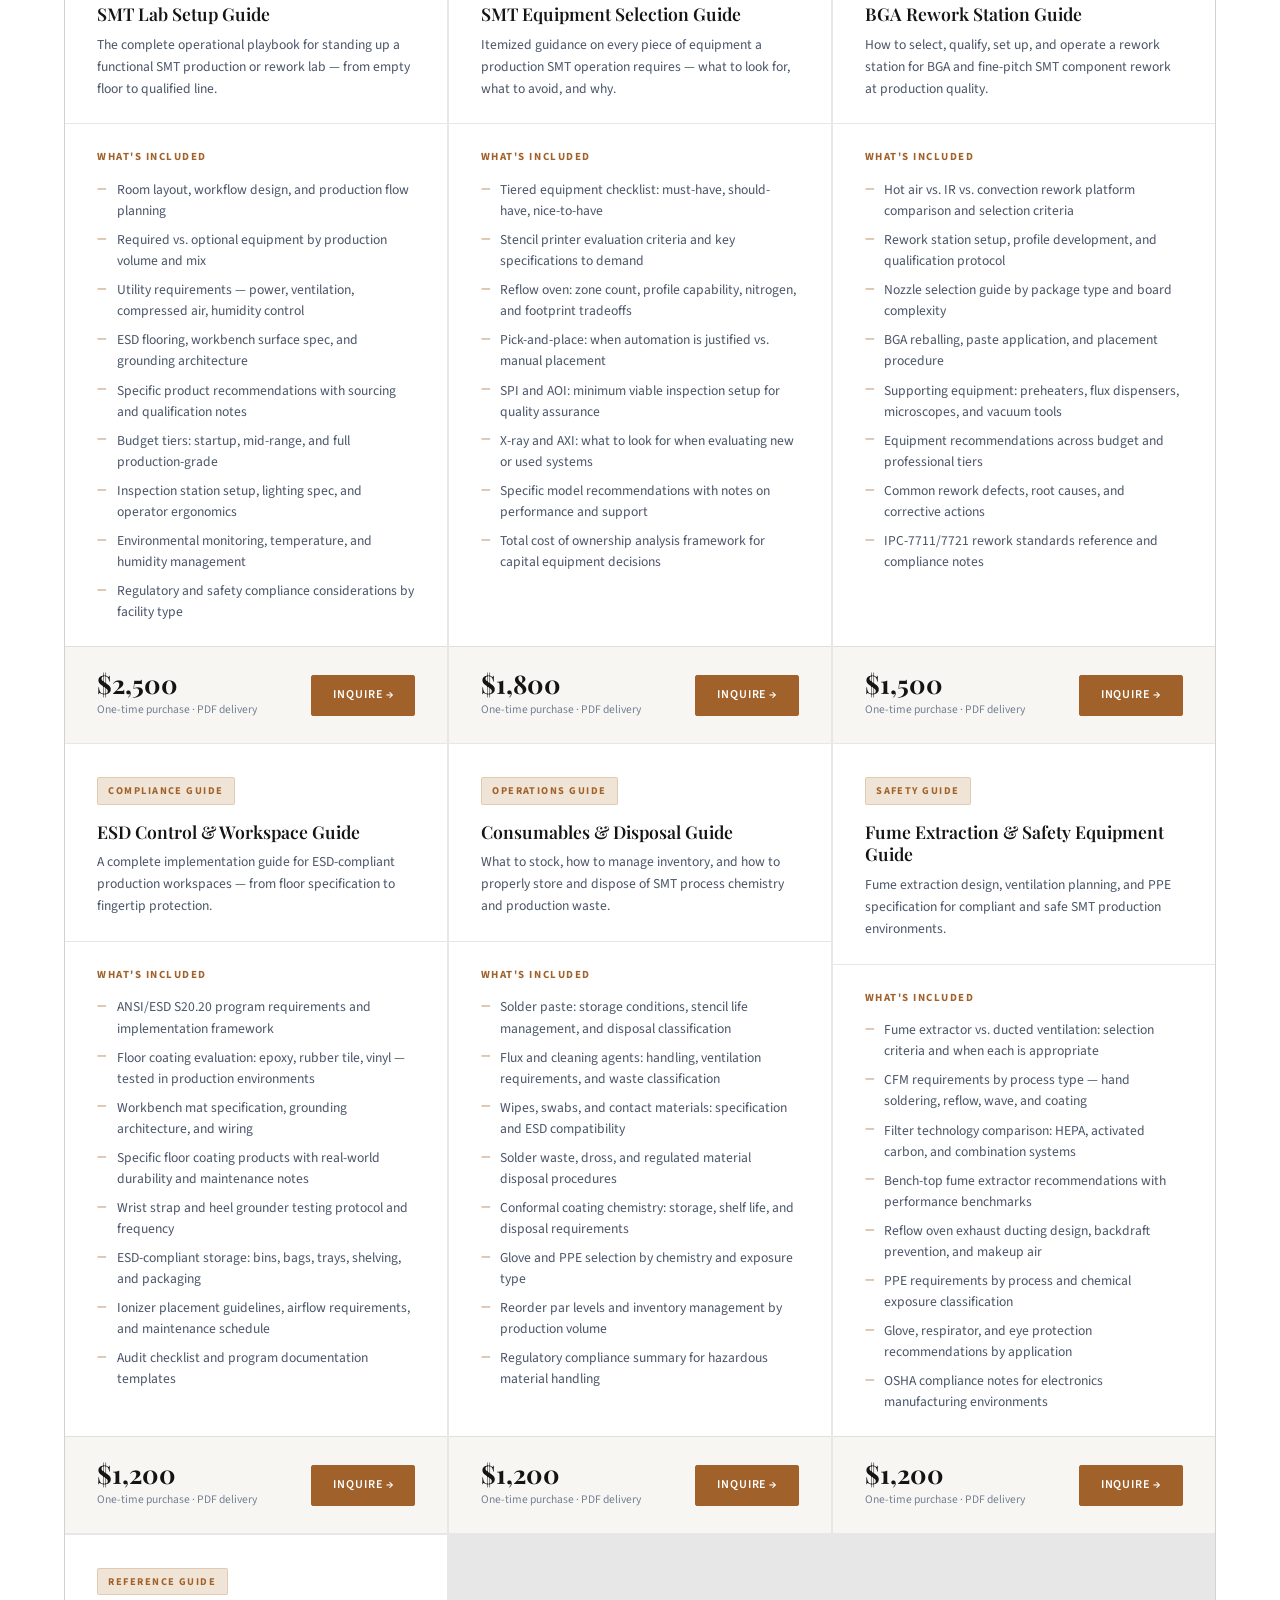
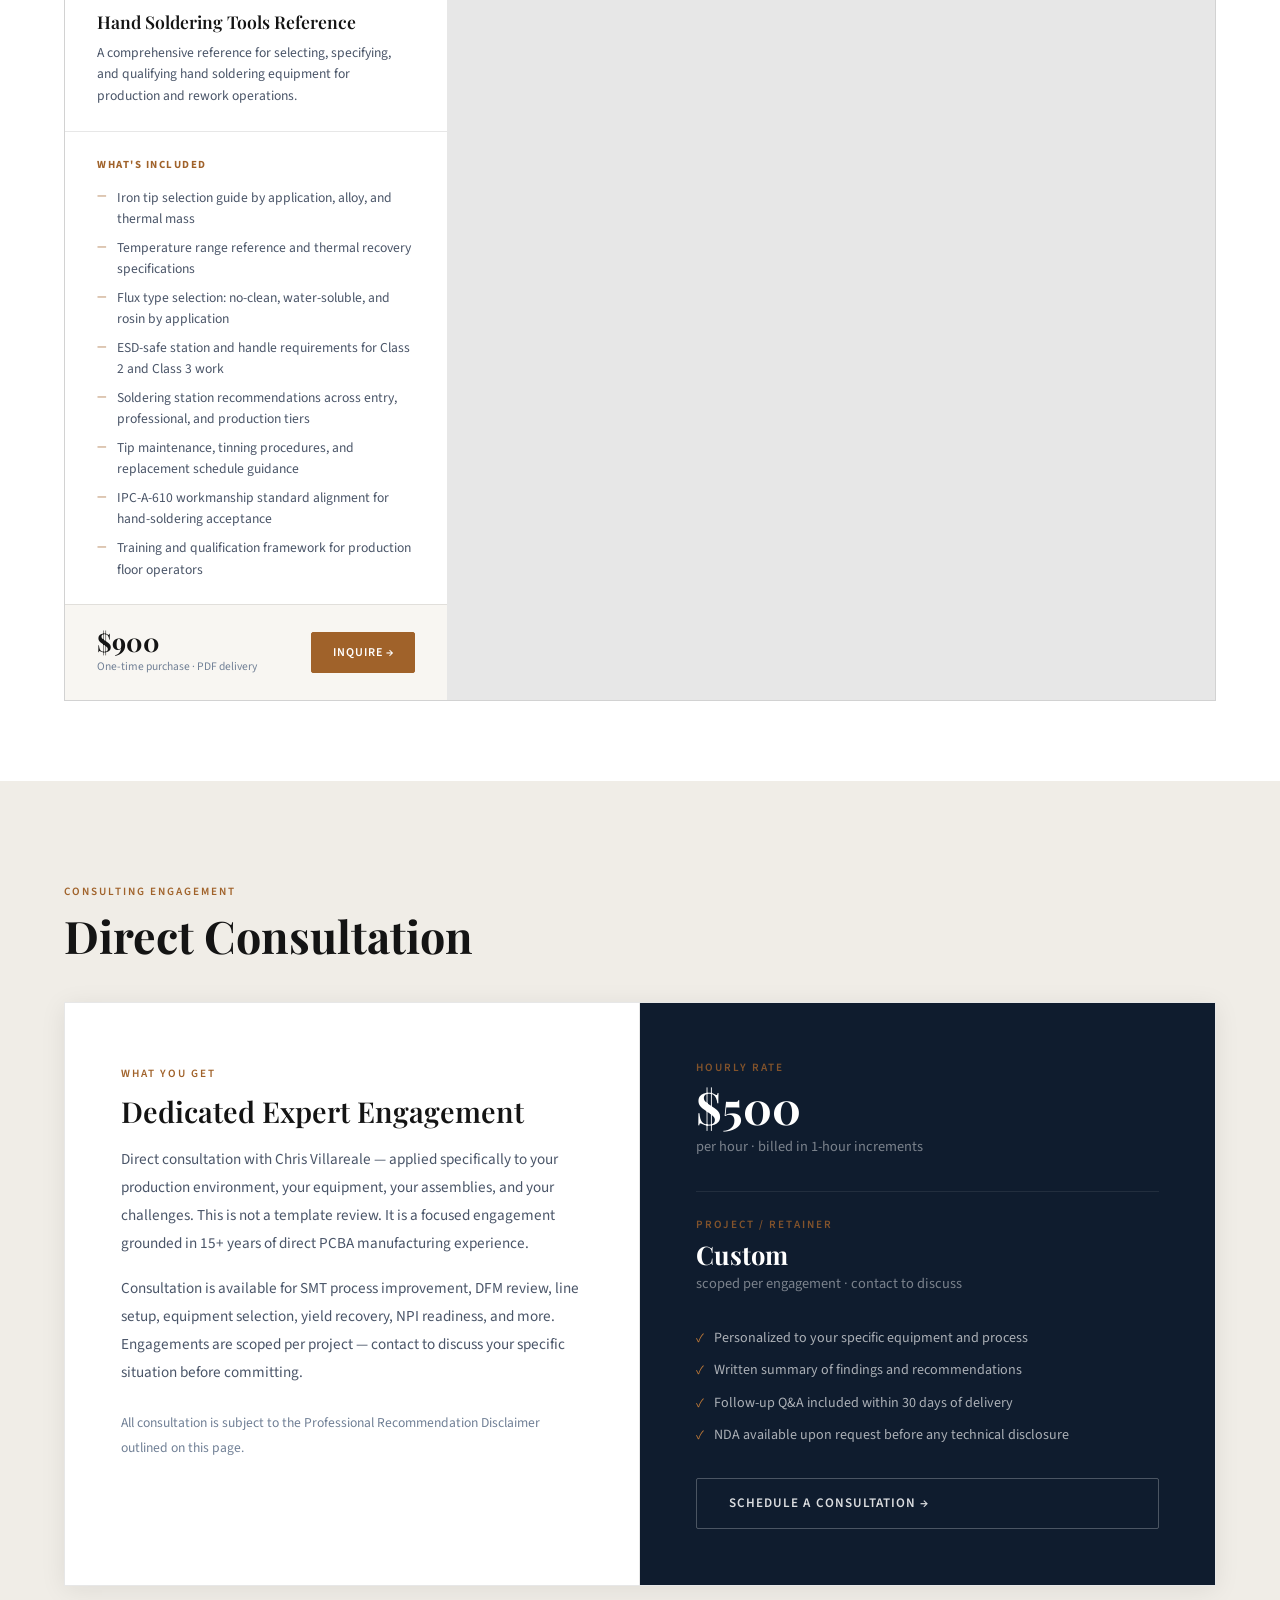
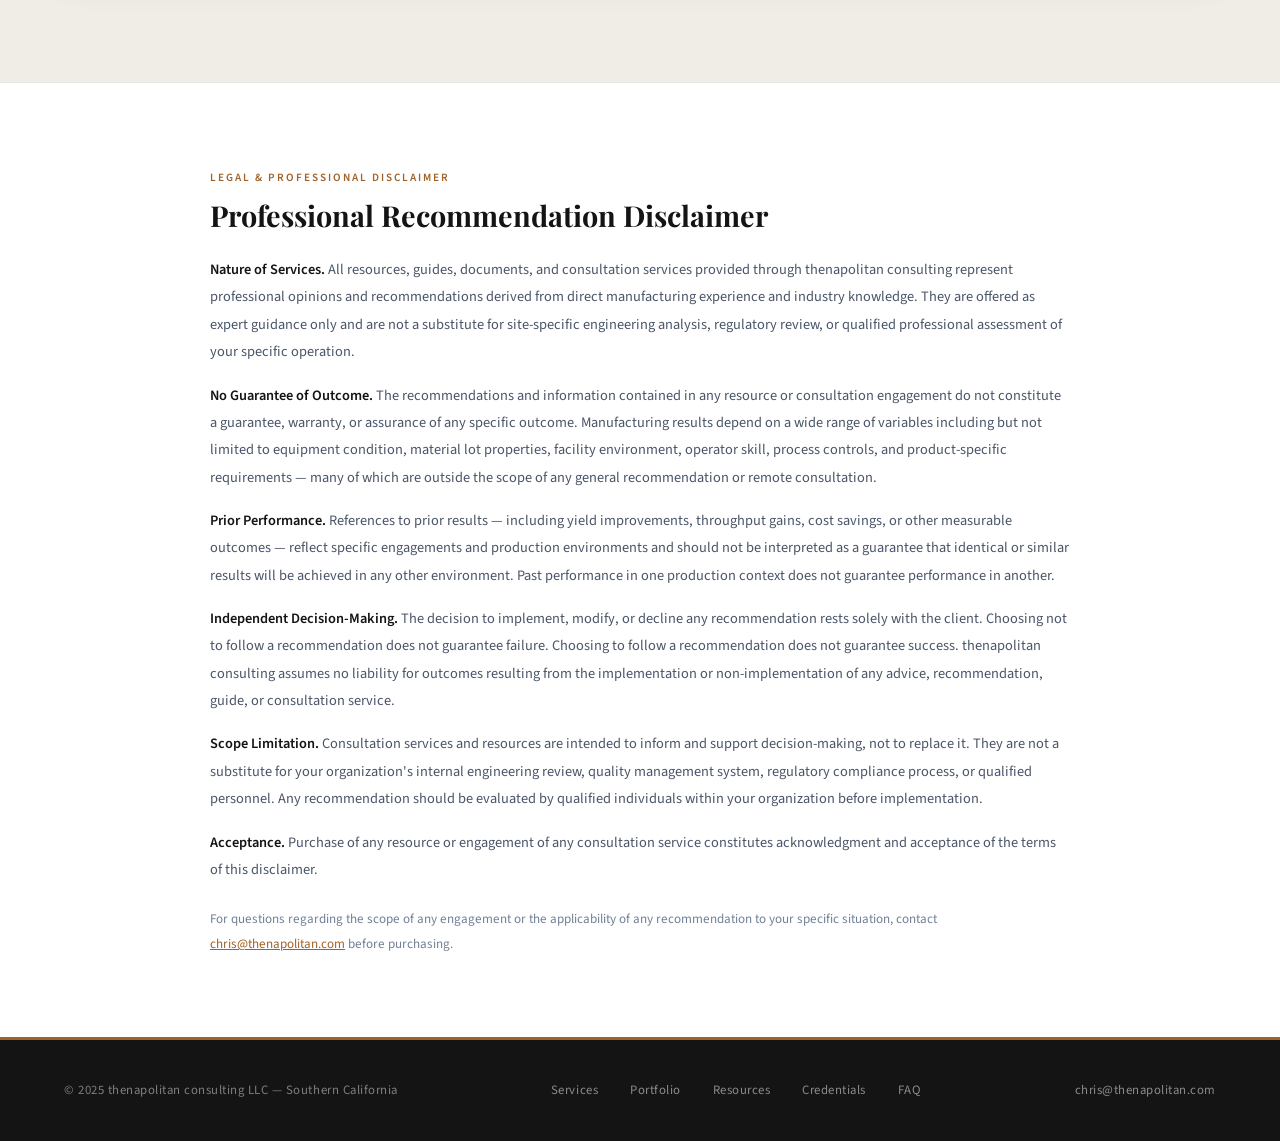
<file: resources.html>
<!DOCTYPE html>
<html lang="en">
<head>
  <meta charset="UTF-8" />
  <meta name="viewport" content="width=device-width, initial-scale=1.0" />
  <title>Resources — thenapolitan consulting</title>
  <link rel="icon" type="image/svg+xml" href="favicon.svg" />
  <link rel="preconnect" href="https://fonts.googleapis.com" />
  <link rel="preconnect" href="https://fonts.gstatic.com" crossorigin />
  <link href="https://fonts.googleapis.com/css2?family=Playfair+Display:ital,wght@0,400;0,600;0,700;1,400;1,600&family=Source+Sans+3:wght@300;400;500;600&display=swap" rel="stylesheet" />
  <link rel="stylesheet" href="styles.css" />
  <style>
    .resources-section { padding: 5rem 4rem; background: var(--white); }

    /* DISCLAIMER BANNER */
    .disclaimer-banner {
      background: var(--parchment-dk);
      border: 1px solid var(--border);
      border-left: 4px solid var(--copper);
      padding: 2rem 2.5rem;
      margin-bottom: 4rem;
    }

    .disclaimer-banner h4 {
      font-family: 'Playfair Display', serif;
      font-size: 1rem;
      font-weight: 600;
      color: var(--ink);
      margin-bottom: 0.6rem;
      display: flex;
      align-items: center;
      gap: 0.6rem;
    }

    .disclaimer-banner p {
      font-size: 0.85rem;
      color: var(--slate);
      line-height: 1.8;
    }

    /* VALUE STATEMENT */
    .value-statement {
      background: var(--navy);
      padding: 4rem;
      margin-bottom: 4rem;
      position: relative;
      overflow: hidden;
    }

    .value-statement::after {
      content: '';
      position: absolute;
      right: -100px; top: -100px;
      width: 400px; height: 400px;
      border-radius: 50%;
      background: radial-gradient(circle, rgba(160,98,42,0.08) 0%, transparent 70%);
      pointer-events: none;
    }

    .value-statement h3 {
      font-family: 'Playfair Display', serif;
      font-size: 1.6rem;
      font-weight: 600;
      color: var(--white);
      margin-bottom: 1rem;
    }

    .value-statement p {
      font-size: 1rem;
      color: rgba(255,255,255,0.65);
      line-height: 1.85;
      max-width: 72ch;
    }

    /* FILTER BAR */
    .filter-bar {
      display: flex;
      gap: 0.5rem;
      flex-wrap: wrap;
      margin-bottom: 3rem;
    }

    .filter-btn {
      font-size: 0.75rem;
      font-weight: 600;
      letter-spacing: 0.08em;
      text-transform: uppercase;
      padding: 0.5rem 1.2rem;
      border: 1px solid var(--border-strong);
      background: transparent;
      color: var(--slate);
      border-radius: 2px;
      cursor: pointer;
      transition: all 0.2s;
    }

    .filter-btn:hover,
    .filter-btn.active {
      background: var(--copper);
      border-color: var(--copper);
      color: white;
    }

    /* RESOURCE GRID */
    .resource-grid {
      display: grid;
      grid-template-columns: repeat(3, 1fr);
      gap: 1.5px;
      background: var(--border);
      border: 1px solid var(--border);
    }

    .resource-card {
      background: var(--white);
      display: flex;
      flex-direction: column;
      position: relative;
      transition: box-shadow 0.25s, transform 0.25s;
    }

    .resource-card:hover {
      transform: translateY(-2px);
      box-shadow: 0 8px 32px rgba(20,20,20,0.1);
      z-index: 2;
    }

    .resource-card-header {
      padding: 2rem 2rem 1.5rem;
      border-bottom: 1px solid var(--border);
      position: relative;
    }

    .resource-card-header::after {
      content: '';
      position: absolute;
      top: 0; left: 0; right: 0;
      height: 3px;
      background: var(--copper);
      transform: scaleX(0);
      transform-origin: left;
      transition: transform 0.3s;
    }

    .resource-card:hover .resource-card-header::after {
      transform: scaleX(1);
    }

    .resource-type-badge {
      font-size: 0.65rem;
      font-weight: 700;
      letter-spacing: 0.14em;
      text-transform: uppercase;
      color: var(--copper);
      background: var(--copper-pale);
      border: 1px solid var(--copper-rule);
      padding: 0.25rem 0.65rem;
      border-radius: 2px;
      display: inline-block;
      margin-bottom: 1rem;
    }

    .resource-card h3 {
      font-size: 1.1rem;
      color: var(--ink);
      margin-bottom: 0.5rem;
      line-height: 1.3;
    }

    .resource-subtitle {
      font-size: 0.85rem;
      color: var(--slate);
      line-height: 1.6;
    }

    .resource-card-body {
      padding: 1.5rem 2rem;
      flex: 1;
    }

    .includes-label {
      font-size: 0.68rem;
      font-weight: 700;
      letter-spacing: 0.14em;
      text-transform: uppercase;
      color: var(--copper);
      margin-bottom: 0.8rem;
    }

    .includes-list {
      list-style: none;
      display: flex;
      flex-direction: column;
      gap: 0.5rem;
    }

    .includes-list li {
      font-size: 0.85rem;
      color: var(--slate);
      display: flex;
      align-items: flex-start;
      gap: 0.6rem;
      line-height: 1.55;
    }

    .includes-list li::before {
      content: '—';
      color: var(--copper);
      font-size: 0.75rem;
      flex-shrink: 0;
      margin-top: 0.05rem;
    }

    .resource-card-footer {
      padding: 1.5rem 2rem;
      border-top: 1px solid var(--border);
      display: flex;
      align-items: center;
      justify-content: space-between;
      gap: 1rem;
      background: var(--parchment);
    }

    .resource-price {
      font-family: 'Playfair Display', serif;
      font-size: 1.6rem;
      font-weight: 700;
      color: var(--ink);
      line-height: 1;
    }

    .resource-price-note {
      font-size: 0.72rem;
      color: var(--slate-lt);
      margin-top: 0.2rem;
      font-weight: 400;
    }

    .btn-sm {
      padding: 0.6rem 1.3rem;
      font-size: 0.75rem;
    }

    /* CONSULTATION SECTION */
    .consultation-section {
      padding: 6rem 4rem;
      background: var(--parchment-dk);
    }

    .consultation-card {
      background: var(--white);
      border: 1px solid var(--border);
      box-shadow: 0 4px 24px rgba(20,20,20,0.08);
      display: grid;
      grid-template-columns: 1fr 1fr;
      overflow: hidden;
    }

    .consultation-left {
      padding: 3.5rem;
      border-right: 1px solid var(--border);
    }

    .consultation-left h3 {
      font-size: 1.8rem;
      margin-bottom: 1rem;
      margin-top: 0.5rem;
    }

    .consultation-left p {
      font-size: 0.95rem;
      color: var(--slate);
      line-height: 1.85;
    }

    .consultation-left p + p { margin-top: 1rem; }

    .consultation-right {
      padding: 3.5rem;
      background: var(--navy);
      display: flex;
      flex-direction: column;
      justify-content: center;
    }

    .consult-price-block {
      margin-bottom: 2rem;
    }

    .consult-price-label {
      font-size: 0.7rem;
      font-weight: 600;
      letter-spacing: 0.18em;
      text-transform: uppercase;
      color: rgba(160,98,42,0.8);
      margin-bottom: 0.5rem;
    }

    .consult-price {
      font-family: 'Playfair Display', serif;
      font-size: 2.8rem;
      font-weight: 700;
      color: var(--white);
      line-height: 1;
    }

    .consult-price-period {
      font-size: 0.9rem;
      color: rgba(255,255,255,0.45);
      margin-top: 0.3rem;
    }

    .consult-includes {
      list-style: none;
      display: flex;
      flex-direction: column;
      gap: 0.7rem;
      margin-bottom: 2rem;
    }

    .consult-includes li {
      font-size: 0.88rem;
      color: rgba(255,255,255,0.65);
      display: flex;
      align-items: flex-start;
      gap: 0.6rem;
      line-height: 1.5;
    }

    .consult-includes li::before {
      content: '✓';
      color: var(--copper-lt);
      font-size: 0.8rem;
      flex-shrink: 0;
      margin-top: 0.05rem;
    }

    /* FULL DISCLAIMER SECTION */
    .disclaimer-section {
      padding: 5rem 4rem;
      background: var(--white);
      border-top: 1px solid var(--border);
    }

    .disclaimer-full {
      max-width: 860px;
      margin: 0 auto;
    }

    .disclaimer-full h2 {
      font-size: 1.8rem;
      margin-top: 0.6rem;
      margin-bottom: 1.5rem;
    }

    .disclaimer-body {
      font-size: 0.9rem;
      color: var(--slate);
      line-height: 1.9;
    }

    .disclaimer-body p + p { margin-top: 1rem; }

    .disclaimer-body strong { color: var(--ink); font-weight: 600; }

    @media (max-width: 1000px) {
      .resources-section { padding: 4rem 2rem; }
      .resource-grid { grid-template-columns: 1fr 1fr; }
      .consultation-section { padding: 4rem 2rem; }
      .consultation-card { grid-template-columns: 1fr; }
      .consultation-left { border-right: none; border-bottom: 1px solid var(--border); }
      .disclaimer-section { padding: 4rem 2rem; }
      .value-statement { padding: 3rem 2rem; }
    }

    @media (max-width: 650px) {
      .resource-grid { grid-template-columns: 1fr; }
    }
  </style>
</head>
<body>

  <nav>
    <a href="index.html" class="nav-logo">the<span>napolitan</span></a>
    <ul class="nav-links">
      <li><a href="services.html">Services</a></li>
      <li><a href="portfolio.html">Portfolio</a></li>
      <li><a href="resources.html" class="active">Resources</a></li>
      <li><a href="credentials.html">Credentials</a></li>
      <li><a href="faq.html">FAQ</a></li>
      <li><a href="index.html#contact" class="nav-cta">Contact</a></li>
    </ul>
  </nav>

  <section class="page-hero">
    <p class="page-eyebrow">Knowledge & Tools</p>
    <h1>Field-tested resources for <em>serious</em> SMT operations.</h1>
    <p class="page-hero-sub">These are not introductory guides. They are comprehensive operational references developed from direct manufacturing experience — the kind of institutional knowledge it takes years on a production floor to accumulate.</p>
  </section>

  <div class="divider-copper"></div>

  <section class="resources-section">

    <!-- DISCLAIMER BANNER -->
    <div class="disclaimer-banner">
      <h4>⚠ Professional Recommendation Disclaimer</h4>
      <p>All resources, guides, and consultation services offered through thenapolitan consulting represent professional recommendations based on direct manufacturing experience and industry best practices. These recommendations are provided as expert opinion only. They do not constitute a guarantee of outcome for any specific production environment, assembly, or use case. Results will vary based on equipment, materials, facility conditions, personnel, and other factors outside the scope of any engagement. Choosing to implement, modify, or not implement any recommendation does not guarantee success or failure. Please review the full disclaimer below before purchasing.</p>
    </div>

    <!-- VALUE STATEMENT -->
    <div class="value-statement">
      <h3>Why these resources are priced at a premium.</h3>
      <p>The guides offered here represent years of direct, hands-on manufacturing experience across high-volume and high-reliability PCBA production environments. The specific recommendations — down to product names, process parameters, vendor sources, and qualification protocols — are the result of real production trial and error, not internet research or vendor datasheets. A single process improvement derived from this material can save a manufacturing operation tens of thousands of dollars in scrap, rework, and downtime. These resources are priced accordingly.</p>
    </div>

    <!-- FILTER BAR -->
    <div class="filter-bar">
      <button class="filter-btn active" onclick="filterResources('all', this)">All Resources</button>
      <button class="filter-btn" onclick="filterResources('setup', this)">Lab Setup</button>
      <button class="filter-btn" onclick="filterResources('equipment', this)">Equipment</button>
      <button class="filter-btn" onclick="filterResources('process', this)">Process</button>
      <button class="filter-btn" onclick="filterResources('safety', this)">Safety & ESD</button>
    </div>

    <div class="resource-grid" id="resource-grid">

      <!-- SMT Lab Setup Guide -->
      <div class="resource-card" data-cat="setup">
        <div class="resource-card-header">
          <span class="resource-type-badge">Comprehensive Guide</span>
          <h3>SMT Lab Setup Guide</h3>
          <p class="resource-subtitle">The complete operational playbook for standing up a functional SMT production or rework lab — from empty floor to qualified line.</p>
        </div>
        <div class="resource-card-body">
          <div class="includes-label">What's Included</div>
          <ul class="includes-list">
            <li>Room layout, workflow design, and production flow planning</li>
            <li>Required vs. optional equipment by production volume and mix</li>
            <li>Utility requirements — power, ventilation, compressed air, humidity control</li>
            <li>ESD flooring, workbench surface spec, and grounding architecture</li>
            <li>Specific product recommendations with sourcing and qualification notes</li>
            <li>Budget tiers: startup, mid-range, and full production-grade</li>
            <li>Inspection station setup, lighting spec, and operator ergonomics</li>
            <li>Environmental monitoring, temperature, and humidity management</li>
            <li>Regulatory and safety compliance considerations by facility type</li>
          </ul>
        </div>
        <div class="resource-card-footer">
          <div>
            <div class="resource-price">$2,500</div>
            <div class="resource-price-note">One-time purchase · PDF delivery</div>
          </div>
          <a href="index.html#contact" class="btn btn-primary btn-sm">Inquire →</a>
        </div>
      </div>

      <!-- Equipment Checklist -->
      <div class="resource-card" data-cat="setup equipment">
        <div class="resource-card-header">
          <span class="resource-type-badge">Reference Document</span>
          <h3>SMT Equipment Selection Guide</h3>
          <p class="resource-subtitle">Itemized guidance on every piece of equipment a production SMT operation requires — what to look for, what to avoid, and why.</p>
        </div>
        <div class="resource-card-body">
          <div class="includes-label">What's Included</div>
          <ul class="includes-list">
            <li>Tiered equipment checklist: must-have, should-have, nice-to-have</li>
            <li>Stencil printer evaluation criteria and key specifications to demand</li>
            <li>Reflow oven: zone count, profile capability, nitrogen, and footprint tradeoffs</li>
            <li>Pick-and-place: when automation is justified vs. manual placement</li>
            <li>SPI and AOI: minimum viable inspection setup for quality assurance</li>
            <li>X-ray and AXI: what to look for when evaluating new or used systems</li>
            <li>Specific model recommendations with notes on performance and support</li>
            <li>Total cost of ownership analysis framework for capital equipment decisions</li>
          </ul>
        </div>
        <div class="resource-card-footer">
          <div>
            <div class="resource-price">$1,800</div>
            <div class="resource-price-note">One-time purchase · PDF delivery</div>
          </div>
          <a href="index.html#contact" class="btn btn-primary btn-sm">Inquire →</a>
        </div>
      </div>

      <!-- Rework Station Guide -->
      <div class="resource-card" data-cat="equipment process">
        <div class="resource-card-header">
          <span class="resource-type-badge">Operational Guide</span>
          <h3>BGA Rework Station Guide</h3>
          <p class="resource-subtitle">How to select, qualify, set up, and operate a rework station for BGA and fine-pitch SMT component rework at production quality.</p>
        </div>
        <div class="resource-card-body">
          <div class="includes-label">What's Included</div>
          <ul class="includes-list">
            <li>Hot air vs. IR vs. convection rework platform comparison and selection criteria</li>
            <li>Rework station setup, profile development, and qualification protocol</li>
            <li>Nozzle selection guide by package type and board complexity</li>
            <li>BGA reballing, paste application, and placement procedure</li>
            <li>Supporting equipment: preheaters, flux dispensers, microscopes, and vacuum tools</li>
            <li>Equipment recommendations across budget and professional tiers</li>
            <li>Common rework defects, root causes, and corrective actions</li>
            <li>IPC-7711/7721 rework standards reference and compliance notes</li>
          </ul>
        </div>
        <div class="resource-card-footer">
          <div>
            <div class="resource-price">$1,500</div>
            <div class="resource-price-note">One-time purchase · PDF delivery</div>
          </div>
          <a href="index.html#contact" class="btn btn-primary btn-sm">Inquire →</a>
        </div>
      </div>

      <!-- ESD Control -->
      <div class="resource-card" data-cat="safety setup">
        <div class="resource-card-header">
          <span class="resource-type-badge">Compliance Guide</span>
          <h3>ESD Control & Workspace Guide</h3>
          <p class="resource-subtitle">A complete implementation guide for ESD-compliant production workspaces — from floor specification to fingertip protection.</p>
        </div>
        <div class="resource-card-body">
          <div class="includes-label">What's Included</div>
          <ul class="includes-list">
            <li>ANSI/ESD S20.20 program requirements and implementation framework</li>
            <li>Floor coating evaluation: epoxy, rubber tile, vinyl — tested in production environments</li>
            <li>Workbench mat specification, grounding architecture, and wiring</li>
            <li>Specific floor coating products with real-world durability and maintenance notes</li>
            <li>Wrist strap and heel grounder testing protocol and frequency</li>
            <li>ESD-compliant storage: bins, bags, trays, shelving, and packaging</li>
            <li>Ionizer placement guidelines, airflow requirements, and maintenance schedule</li>
            <li>Audit checklist and program documentation templates</li>
          </ul>
        </div>
        <div class="resource-card-footer">
          <div>
            <div class="resource-price">$1,200</div>
            <div class="resource-price-note">One-time purchase · PDF delivery</div>
          </div>
          <a href="index.html#contact" class="btn btn-primary btn-sm">Inquire →</a>
        </div>
      </div>

      <!-- Consumables & Disposal -->
      <div class="resource-card" data-cat="process safety">
        <div class="resource-card-header">
          <span class="resource-type-badge">Operations Guide</span>
          <h3>Consumables & Disposal Guide</h3>
          <p class="resource-subtitle">What to stock, how to manage inventory, and how to properly store and dispose of SMT process chemistry and production waste.</p>
        </div>
        <div class="resource-card-body">
          <div class="includes-label">What's Included</div>
          <ul class="includes-list">
            <li>Solder paste: storage conditions, stencil life management, and disposal classification</li>
            <li>Flux and cleaning agents: handling, ventilation requirements, and waste classification</li>
            <li>Wipes, swabs, and contact materials: specification and ESD compatibility</li>
            <li>Solder waste, dross, and regulated material disposal procedures</li>
            <li>Conformal coating chemistry: storage, shelf life, and disposal requirements</li>
            <li>Glove and PPE selection by chemistry and exposure type</li>
            <li>Reorder par levels and inventory management by production volume</li>
            <li>Regulatory compliance summary for hazardous material handling</li>
          </ul>
        </div>
        <div class="resource-card-footer">
          <div>
            <div class="resource-price">$1,200</div>
            <div class="resource-price-note">One-time purchase · PDF delivery</div>
          </div>
          <a href="index.html#contact" class="btn btn-primary btn-sm">Inquire →</a>
        </div>
      </div>

      <!-- Vent Hood & Safety -->
      <div class="resource-card" data-cat="safety setup">
        <div class="resource-card-header">
          <span class="resource-type-badge">Safety Guide</span>
          <h3>Fume Extraction & Safety Equipment Guide</h3>
          <p class="resource-subtitle">Fume extraction design, ventilation planning, and PPE specification for compliant and safe SMT production environments.</p>
        </div>
        <div class="resource-card-body">
          <div class="includes-label">What's Included</div>
          <ul class="includes-list">
            <li>Fume extractor vs. ducted ventilation: selection criteria and when each is appropriate</li>
            <li>CFM requirements by process type — hand soldering, reflow, wave, and coating</li>
            <li>Filter technology comparison: HEPA, activated carbon, and combination systems</li>
            <li>Bench-top fume extractor recommendations with performance benchmarks</li>
            <li>Reflow oven exhaust ducting design, backdraft prevention, and makeup air</li>
            <li>PPE requirements by process and chemical exposure classification</li>
            <li>Glove, respirator, and eye protection recommendations by application</li>
            <li>OSHA compliance notes for electronics manufacturing environments</li>
          </ul>
        </div>
        <div class="resource-card-footer">
          <div>
            <div class="resource-price">$1,200</div>
            <div class="resource-price-note">One-time purchase · PDF delivery</div>
          </div>
          <a href="index.html#contact" class="btn btn-primary btn-sm">Inquire →</a>
        </div>
      </div>

      <!-- Soldering Tools Reference -->
      <div class="resource-card" data-cat="equipment process">
        <div class="resource-card-header">
          <span class="resource-type-badge">Reference Guide</span>
          <h3>Hand Soldering Tools Reference</h3>
          <p class="resource-subtitle">A comprehensive reference for selecting, specifying, and qualifying hand soldering equipment for production and rework operations.</p>
        </div>
        <div class="resource-card-body">
          <div class="includes-label">What's Included</div>
          <ul class="includes-list">
            <li>Iron tip selection guide by application, alloy, and thermal mass</li>
            <li>Temperature range reference and thermal recovery specifications</li>
            <li>Flux type selection: no-clean, water-soluble, and rosin by application</li>
            <li>ESD-safe station and handle requirements for Class 2 and Class 3 work</li>
            <li>Soldering station recommendations across entry, professional, and production tiers</li>
            <li>Tip maintenance, tinning procedures, and replacement schedule guidance</li>
            <li>IPC-A-610 workmanship standard alignment for hand-soldering acceptance</li>
            <li>Training and qualification framework for production floor operators</li>
          </ul>
        </div>
        <div class="resource-card-footer">
          <div>
            <div class="resource-price">$900</div>
            <div class="resource-price-note">One-time purchase · PDF delivery</div>
          </div>
          <a href="index.html#contact" class="btn btn-primary btn-sm">Inquire →</a>
        </div>
      </div>

    </div>
  </section>

  <!-- CONSULTATION SERVICE -->
  <section class="consultation-section">
    <div class="section-header" style="margin-bottom: 2.5rem;">
      <div>
        <span class="section-label">Consulting Engagement</span>
        <h2 style="margin-top: 0.4rem;">Direct Consultation</h2>
      </div>
    </div>

    <div class="consultation-card">
      <div class="consultation-left">
        <span class="section-label">What You Get</span>
        <h3>Dedicated Expert Engagement</h3>
        <p>Direct consultation with Chris Villareale — applied specifically to your production environment, your equipment, your assemblies, and your challenges. This is not a template review. It is a focused engagement grounded in 15+ years of direct PCBA manufacturing experience.</p>
        <p>Consultation is available for SMT process improvement, DFM review, line setup, equipment selection, yield recovery, NPI readiness, and more. Engagements are scoped per project — contact to discuss your specific situation before committing.</p>
        <p style="margin-top: 1.5rem; font-size: 0.85rem; color: var(--slate-lt);">All consultation is subject to the Professional Recommendation Disclaimer outlined on this page.</p>
      </div>
      <div class="consultation-right">
        <div class="consult-price-block">
          <div class="consult-price-label">Hourly Rate</div>
          <div class="consult-price">$500</div>
          <div class="consult-price-period">per hour · billed in 1-hour increments</div>
        </div>
        <div class="consult-price-block" style="border-top: 1px solid rgba(255,255,255,0.08); padding-top: 1.5rem;">
          <div class="consult-price-label">Project / Retainer</div>
          <div class="consult-price" style="font-size: 1.6rem;">Custom</div>
          <div class="consult-price-period">scoped per engagement · contact to discuss</div>
        </div>
        <ul class="consult-includes">
          <li>Personalized to your specific equipment and process</li>
          <li>Written summary of findings and recommendations</li>
          <li>Follow-up Q&A included within 30 days of delivery</li>
          <li>NDA available upon request before any technical disclosure</li>
        </ul>
        <a href="index.html#contact" class="btn btn-outline-light">Schedule a Consultation →</a>
      </div>
    </div>
  </section>

  <!-- FULL DISCLAIMER -->
  <section class="disclaimer-section">
    <div class="disclaimer-full">
      <span class="section-label">Legal & Professional Disclaimer</span>
      <h2>Professional Recommendation Disclaimer</h2>
      <div class="disclaimer-body">
        <p><strong>Nature of Services.</strong> All resources, guides, documents, and consultation services provided through thenapolitan consulting represent professional opinions and recommendations derived from direct manufacturing experience and industry knowledge. They are offered as expert guidance only and are not a substitute for site-specific engineering analysis, regulatory review, or qualified professional assessment of your specific operation.</p>
        <p><strong>No Guarantee of Outcome.</strong> The recommendations and information contained in any resource or consultation engagement do not constitute a guarantee, warranty, or assurance of any specific outcome. Manufacturing results depend on a wide range of variables including but not limited to equipment condition, material lot properties, facility environment, operator skill, process controls, and product-specific requirements — many of which are outside the scope of any general recommendation or remote consultation.</p>
        <p><strong>Prior Performance.</strong> References to prior results — including yield improvements, throughput gains, cost savings, or other measurable outcomes — reflect specific engagements and production environments and should not be interpreted as a guarantee that identical or similar results will be achieved in any other environment. Past performance in one production context does not guarantee performance in another.</p>
        <p><strong>Independent Decision-Making.</strong> The decision to implement, modify, or decline any recommendation rests solely with the client. Choosing not to follow a recommendation does not guarantee failure. Choosing to follow a recommendation does not guarantee success. thenapolitan consulting assumes no liability for outcomes resulting from the implementation or non-implementation of any advice, recommendation, guide, or consultation service.</p>
        <p><strong>Scope Limitation.</strong> Consultation services and resources are intended to inform and support decision-making, not to replace it. They are not a substitute for your organization's internal engineering review, quality management system, regulatory compliance process, or qualified personnel. Any recommendation should be evaluated by qualified individuals within your organization before implementation.</p>
        <p><strong>Acceptance.</strong> Purchase of any resource or engagement of any consultation service constitutes acknowledgment and acceptance of the terms of this disclaimer.</p>
        <p style="margin-top: 1.5rem; font-size: 0.82rem; color: var(--slate-lt);">For questions regarding the scope of any engagement or the applicability of any recommendation to your specific situation, contact <a href="mailto:chris@thenapolitan.com" style="color: var(--copper);">chris@thenapolitan.com</a> before purchasing.</p>
      </div>
    </div>
  </section>

  <footer>
    <span>© 2025 thenapolitan consulting LLC — Southern California</span>
    <div class="footer-links">
      <a href="services.html">Services</a>
      <a href="portfolio.html">Portfolio</a>
      <a href="resources.html">Resources</a>
      <a href="credentials.html">Credentials</a>
      <a href="faq.html">FAQ</a>
    </div>
    <a href="mailto:chris@thenapolitan.com">chris@thenapolitan.com</a>
  </footer>

  <script>
    function filterResources(cat, btn) {
      document.querySelectorAll('.filter-btn').forEach(b => b.classList.remove('active'));
      btn.classList.add('active');
      document.querySelectorAll('.resource-card').forEach(card => {
        const cats = card.dataset.cat || '';
        card.style.display = (cat === 'all' || cats.includes(cat)) ? '' : 'none';
      });
    }
  </script>
</body>
</html>
</file>
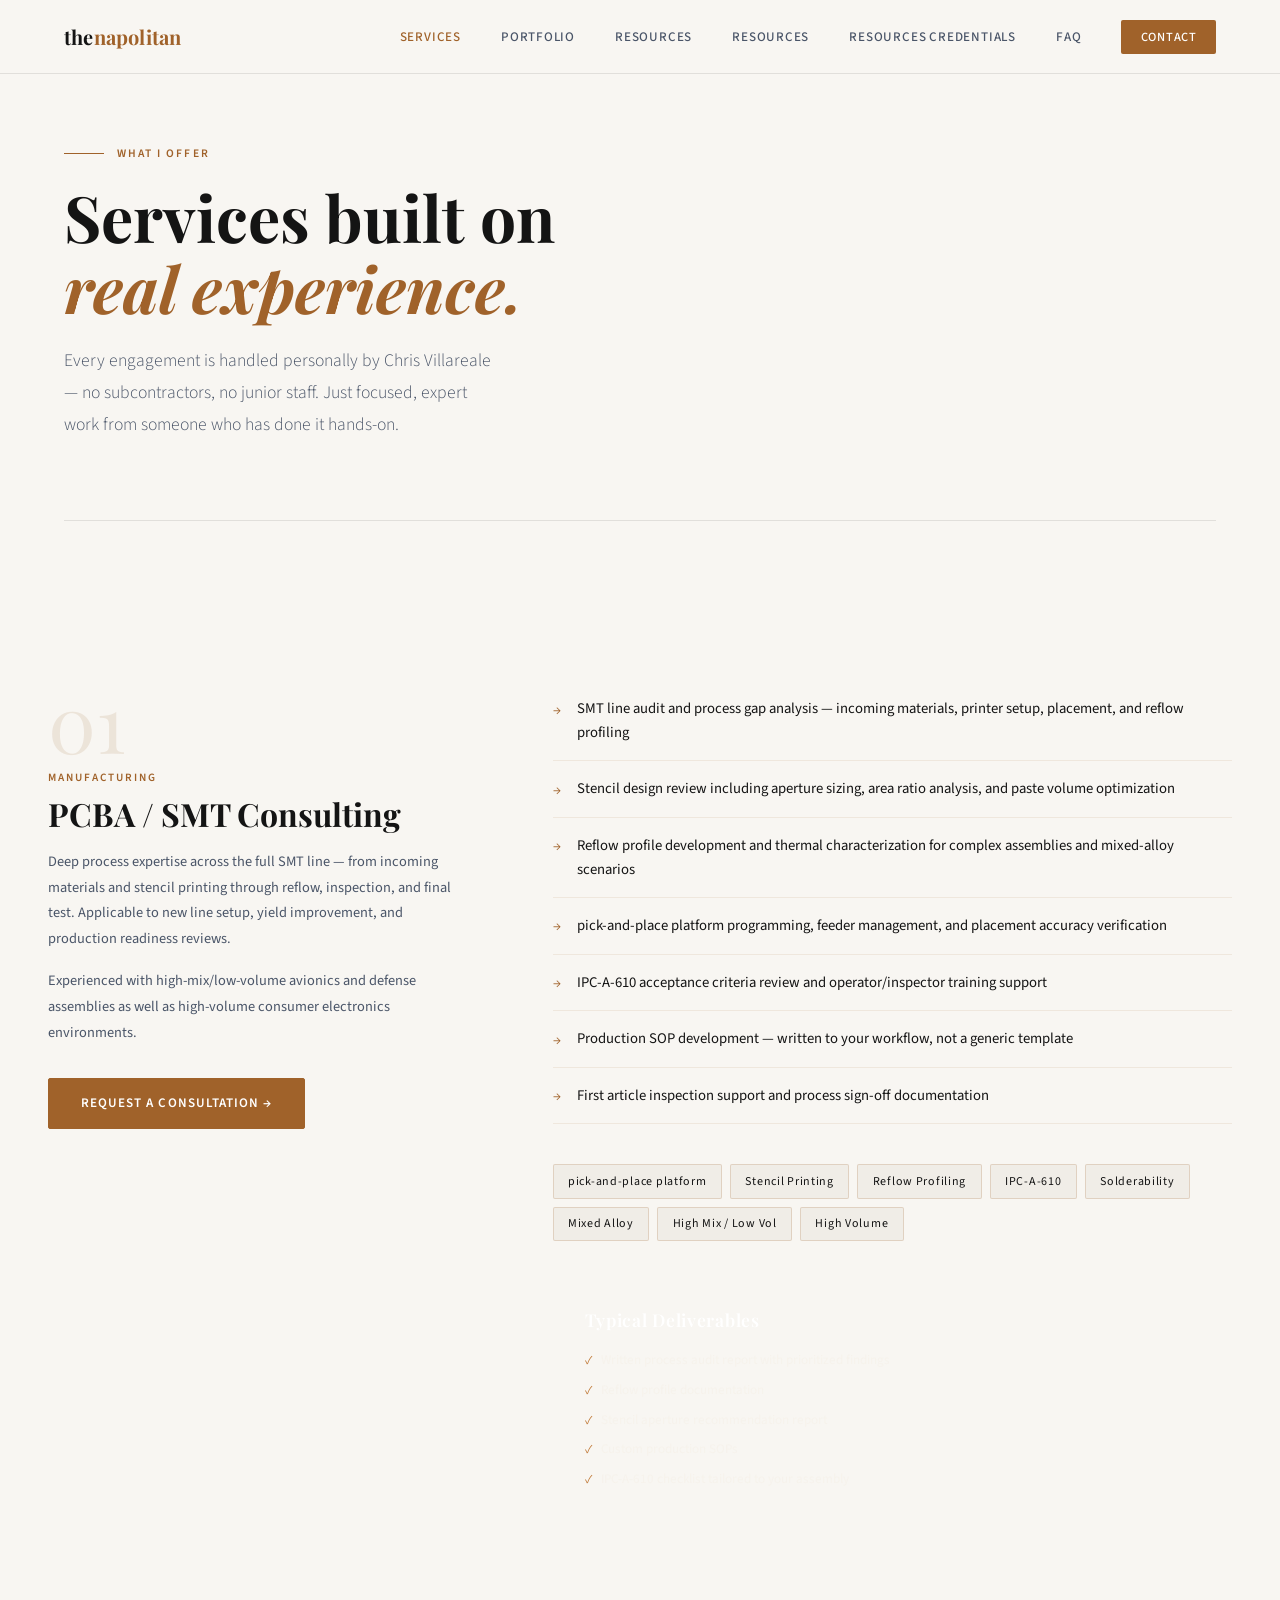
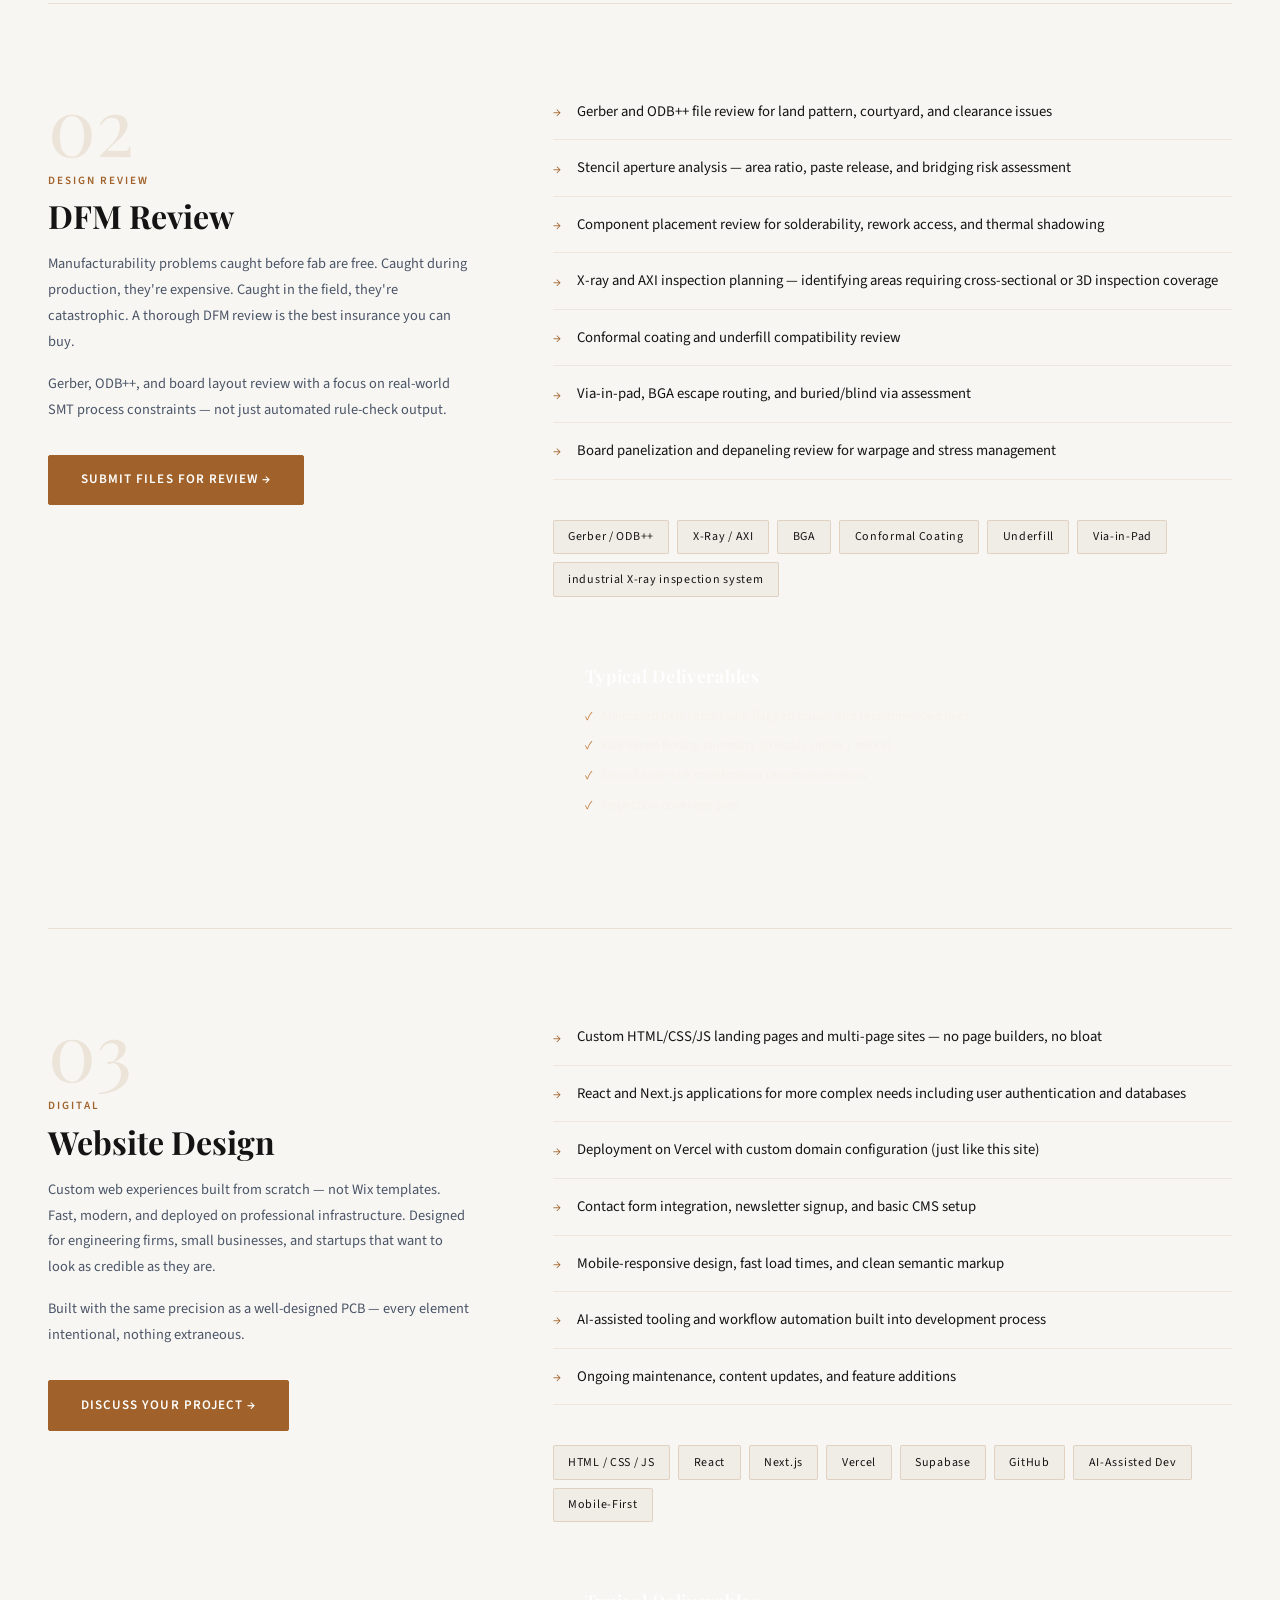
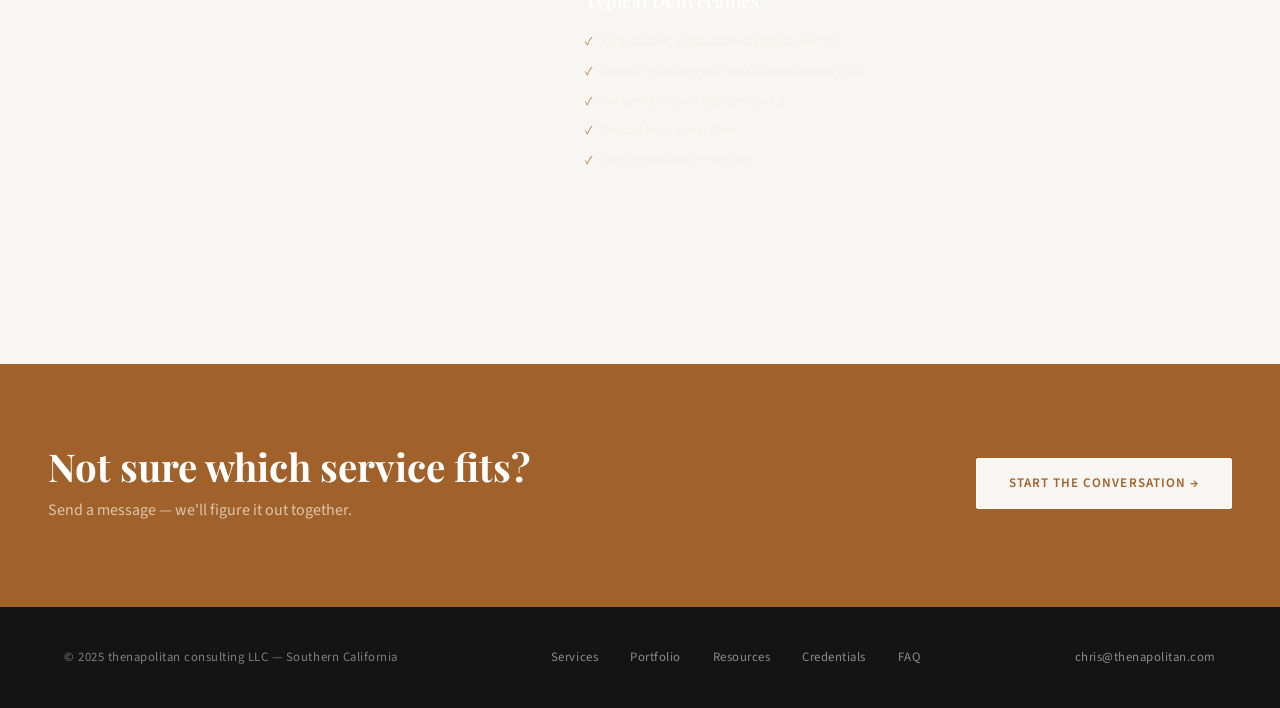
<file: services.html>
<!DOCTYPE html>
<html lang="en">
<head>
  <meta charset="UTF-8" />
  <meta name="viewport" content="width=device-width, initial-scale=1.0" />
  <title>Services — thenapolitan Consulting</title>
  <link rel="preconnect" href="https://fonts.googleapis.com" />
  <link rel="preconnect" href="https://fonts.gstatic.com" crossorigin />
  <link rel="stylesheet" href="styles.css" />
  <style>
    .services-section { padding: 5rem 3rem; }

    .service-block {
      display: grid;
      grid-template-columns: 1fr 1.6fr;
      gap: 5rem;
      padding: 5rem 0;
      border-bottom: 1px solid rgba(160,98,42,0.15);
      align-items: start;
    }

    .service-block:last-child { border-bottom: none; }

    .service-left {}

    .service-num-lg {
      font-family: 'Playfair Display', serif;
      font-size: 5rem;
      font-weight: 300;
      color: rgba(160,98,42,0.12);
      line-height: 1;
      margin-bottom: 0.5rem;
    }

    .service-left h2 {
      font-size: 2rem;
      margin-bottom: 1rem;
    }

    .service-left .section-label { display: block; margin-bottom: 0.5rem; }

    .service-left p {
      font-size: 0.9rem;
      color: var(--slate);
      line-height: 1.8;
      margin-top: 1rem;
    }

    .service-cta { margin-top: 2rem; }

    .service-right {}

    .service-detail-list {
      list-style: none;
      margin-bottom: 2.5rem;
    }

    .service-detail-list li {
      padding: 1rem 0;
      border-bottom: 1px solid rgba(160,98,42,0.1);
      display: flex;
      gap: 1rem;
      align-items: flex-start;
      font-size: 0.92rem;
      color: var(--ink);
      line-height: 1.6;
    }

    .service-detail-list li::before {
      content: '→';
      color: var(--copper);
      font-size: 0.8rem;
      margin-top: 0.15rem;
      flex-shrink: 0;
    }

    .skill-chips {
      display: flex;
      flex-wrap: wrap;
      gap: 0.5rem;
      margin-top: 1.5rem;
    }

    .chip {
      font-size: 0.75rem;
      font-weight: 400;
      letter-spacing: 0.06em;
      color: var(--ink);
      background: var(--parchment-dk);
      border: 1px solid rgba(160,98,42,0.2);
      padding: 0.4rem 0.9rem;
      border-radius: 2px;
    }

    .deliverables-box {
      background: var(--parchment);
      padding: 2rem;
      margin-top: 2rem;
    }

    .deliverables-box h4 {
      font-family: 'Playfair Display', serif;
      font-size: 1.1rem;
      font-weight: 600;
      color: var(--white);
      margin-bottom: 1rem;
      letter-spacing: 0.04em;
    }

    .deliverables-box ul {
      list-style: none;
      display: flex;
      flex-direction: column;
      gap: 0.5rem;
    }

    .deliverables-box li {
      font-size: 0.82rem;
      color: rgba(245,240,232,0.6);
      display: flex;
      align-items: center;
      gap: 0.6rem;
    }

    .deliverables-box li::before {
      content: '✓';
      color: var(--copper-lt);
      font-size: 0.75rem;
    }

    @media (max-width: 900px) {
      .services-section { padding: 4rem 1.5rem; }
      .service-block { grid-template-columns: 1fr; gap: 2.5rem; padding: 3.5rem 0; }
    }
  </style>
  <link rel="icon" type="image/svg+xml" href="favicon.svg" />
</head>
<body>

  <nav>
    <a href="index.html" class="nav-logo">the<span>napolitan</span></a>
    <ul class="nav-links">
      <li><a href="services.html" class="active">Services</a></li>
      <li><a href="portfolio.html">Portfolio</a></li>
      <li><a href="resources.html">Resources</a></li>
      <li><a href="resources.html">Resources</a></li>
      <li><a href="resources.html">Resources</a>
      <a href="credentials.html">Credentials</a></li>
      <li><a href="faq.html">FAQ</a></li>
      <li><a href="index.html#contact" class="nav-cta">Contact</a></li>
    </ul>
  </nav>

  <section class="page-hero">
    <p class="page-eyebrow">What I Offer</p>
    <h1>Services built on<br /><em>real experience.</em></h1>
    <p class="page-hero-sub">Every engagement is handled personally by Chris Villareale — no subcontractors, no junior staff. Just focused, expert work from someone who has done it hands-on.</p>
  </section>

  <div class="divider"></div>

  <section class="services-section">

    <!-- PCBA / SMT -->
    <div class="service-block" id="pcba">
      <div class="service-left">
        <div class="service-num-lg">01</div>
        <span class="section-label">Manufacturing</span>
        <h2>PCBA / SMT Consulting</h2>
        <p>Deep process expertise across the full SMT line — from incoming materials and stencil printing through reflow, inspection, and final test. Applicable to new line setup, yield improvement, and production readiness reviews.</p>
        <p>Experienced with high-mix/low-volume avionics and defense assemblies as well as high-volume consumer electronics environments.</p>
        <div class="service-cta">
          <a href="index.html#contact" class="btn btn-primary">Request a Consultation →</a>
        </div>
      </div>
      <div class="service-right">
        <ul class="service-detail-list">
          <li>SMT line audit and process gap analysis — incoming materials, printer setup, placement, and reflow profiling</li>
          <li>Stencil design review including aperture sizing, area ratio analysis, and paste volume optimization</li>
          <li>Reflow profile development and thermal characterization for complex assemblies and mixed-alloy scenarios</li>
          <li>pick-and-place platform programming, feeder management, and placement accuracy verification</li>
          <li>IPC-A-610 acceptance criteria review and operator/inspector training support</li>
          <li>Production SOP development — written to your workflow, not a generic template</li>
          <li>First article inspection support and process sign-off documentation</li>
        </ul>
        <div class="skill-chips">
          <span class="chip">pick-and-place platform</span><span class="chip">Stencil Printing</span><span class="chip">Reflow Profiling</span>
          <span class="chip">IPC-A-610</span><span class="chip">Solderability</span><span class="chip">Mixed Alloy</span>
          <span class="chip">High Mix / Low Vol</span><span class="chip">High Volume</span>
        </div>
        <div class="deliverables-box">
          <h4>Typical Deliverables</h4>
          <ul>
            <li>Written process audit report with prioritized findings</li>
            <li>Reflow profile documentation</li>
            <li>Stencil aperture recommendation report</li>
            <li>Custom production SOPs</li>
            <li>IPC-A-610 checklist tailored to your assembly</li>
          </ul>
        </div>
      </div>
    </div>

    <!-- DFM -->
    <div class="service-block" id="dfm">
      <div class="service-left">
        <div class="service-num-lg">02</div>
        <span class="section-label">Design Review</span>
        <h2>DFM Review</h2>
        <p>Manufacturability problems caught before fab are free. Caught during production, they're expensive. Caught in the field, they're catastrophic. A thorough DFM review is the best insurance you can buy.</p>
        <p>Gerber, ODB++, and board layout review with a focus on real-world SMT process constraints — not just automated rule-check output.</p>
        <div class="service-cta">
          <a href="index.html#contact" class="btn btn-primary">Submit Files for Review →</a>
        </div>
      </div>
      <div class="service-right">
        <ul class="service-detail-list">
          <li>Gerber and ODB++ file review for land pattern, courtyard, and clearance issues</li>
          <li>Stencil aperture analysis — area ratio, paste release, and bridging risk assessment</li>
          <li>Component placement review for solderability, rework access, and thermal shadowing</li>
          <li>X-ray and AXI inspection planning — identifying areas requiring cross-sectional or 3D inspection coverage</li>
          <li>Conformal coating and underfill compatibility review</li>
          <li>Via-in-pad, BGA escape routing, and buried/blind via assessment</li>
          <li>Board panelization and depaneling review for warpage and stress management</li>
        </ul>
        <div class="skill-chips">
          <span class="chip">Gerber / ODB++</span><span class="chip">X-Ray / AXI</span><span class="chip">BGA</span>
          <span class="chip">Conformal Coating</span><span class="chip">Underfill</span><span class="chip">Via-in-Pad</span>
          <span class="chip">industrial X-ray inspection system</span>
        </div>
        <div class="deliverables-box">
          <h4>Typical Deliverables</h4>
          <ul>
            <li>Annotated DFM report with flagged issues and recommended fixes</li>
            <li>Risk-tiered finding summary (critical / major / minor)</li>
            <li>Stencil aperture modification recommendations</li>
            <li>Inspection coverage plan</li>
          </ul>
        </div>
      </div>
    </div>

    <!-- WEBSITE DESIGN -->
    <div class="service-block" id="web">
      <div class="service-left">
        <div class="service-num-lg">03</div>
        <span class="section-label">Digital</span>
        <h2>Website Design</h2>
        <p>Custom web experiences built from scratch — not Wix templates. Fast, modern, and deployed on professional infrastructure. Designed for engineering firms, small businesses, and startups that want to look as credible as they are.</p>
        <p>Built with the same precision as a well-designed PCB — every element intentional, nothing extraneous.</p>
        <div class="service-cta">
          <a href="index.html#contact" class="btn btn-primary">Discuss Your Project →</a>
        </div>
      </div>
      <div class="service-right">
        <ul class="service-detail-list">
          <li>Custom HTML/CSS/JS landing pages and multi-page sites — no page builders, no bloat</li>
          <li>React and Next.js applications for more complex needs including user authentication and databases</li>
          <li>Deployment on Vercel with custom domain configuration (just like this site)</li>
          <li>Contact form integration, newsletter signup, and basic CMS setup</li>
          <li>Mobile-responsive design, fast load times, and clean semantic markup</li>
          <li>AI-assisted tooling and workflow automation built into development process</li>
          <li>Ongoing maintenance, content updates, and feature additions</li>
        </ul>
        <div class="skill-chips">
          <span class="chip">HTML / CSS / JS</span><span class="chip">React</span><span class="chip">Next.js</span>
          <span class="chip">Vercel</span><span class="chip">Supabase</span><span class="chip">GitHub</span>
          <span class="chip">AI-Assisted Dev</span><span class="chip">Mobile-First</span>
        </div>
        <div class="deliverables-box">
          <h4>Typical Deliverables</h4>
          <ul>
            <li>Fully custom, production-deployed website</li>
            <li>GitHub repository with clean, documented code</li>
            <li>Custom domain + SSL configured</li>
            <li>Contact form integration</li>
            <li>30-day post-launch support</li>
          </ul>
        </div>
      </div>
    </div>

  </section>

  <!-- CTA BANNER -->
  <section style="background: var(--copper); padding: 5rem 3rem; display: flex; align-items: center; justify-content: space-between; gap: 2rem; flex-wrap: wrap;">
    <div>
      <h2 style="color: var(--white); font-size: clamp(1.8rem, 3vw, 2.4rem);">Not sure which service fits?</h2>
      <p style="color: rgba(245,240,232,0.7); margin-top: 0.6rem;">Send a message — we'll figure it out together.</p>
    </div>
    <a href="index.html#contact" class="btn" style="background: var(--parchment); color: var(--copper); border: 1px solid var(--white); white-space: nowrap;">Start the Conversation →</a>
  </section>

  <footer>
    <span>© 2025 thenapolitan consulting LLC — Southern California</span>
    <div class="footer-links">
      <a href="services.html">Services</a>
      <a href="portfolio.html">Portfolio</a>
      <a href="resources.html">Resources</a>
      <a href="credentials.html">Credentials</a>
      <a href="faq.html">FAQ</a>
    </div>
    <a href="mailto:chris@thenapolitan.com">chris@thenapolitan.com</a>
  </footer>

</body>
</html>
</file>
<file: styles.css>
@import url('https://fonts.googleapis.com/css2?family=Playfair+Display:ital,wght@0,400;0,600;0,700;1,400;1,600&family=Source+Sans+3:wght@300;400;500;600&display=swap');

:root {
  /* Light palette */
  --parchment:   #F8F6F2;
  --parchment-dk:#F0EDE7;
  --white:       #FFFFFF;

  /* Dark palette */
  --ink:         #141414;
  --ink-lt:      #2C2C2C;
  --slate:       #4A5568;
  --slate-lt:    #718096;

  /* Navy sections */
  --navy:        #0F1C2E;
  --navy-lt:     #162540;
  --navy-rule:   rgba(255,255,255,0.08);

  /* Copper accent */
  --copper:      #A0622A;
  --copper-lt:   #C07A38;
  --copper-pale: #F0E4D6;
  --copper-rule: rgba(160,98,42,0.2);

  /* Functional */
  --border:      rgba(20,20,20,0.1);
  --border-strong: rgba(20,20,20,0.2);
  --shadow-sm:   0 1px 3px rgba(20,20,20,0.08);
  --shadow-md:   0 4px 16px rgba(20,20,20,0.1);
  --shadow-lg:   0 12px 40px rgba(20,20,20,0.12);
}

*, *::before, *::after { box-sizing: border-box; margin: 0; padding: 0; }
html { scroll-behavior: smooth; }

body {
  background: var(--parchment);
  color: var(--ink);
  font-family: 'Source Sans 3', sans-serif;
  font-weight: 400;
  line-height: 1.65;
  overflow-x: hidden;
  -webkit-font-smoothing: antialiased;
}

/* ─── NAV ─── */
nav {
  position: fixed;
  top: 0; left: 0; right: 0;
  z-index: 100;
  display: flex;
  align-items: center;
  justify-content: space-between;
  padding: 1.25rem 4rem;
  background: rgba(248,246,242,0.96);
  backdrop-filter: blur(12px);
  border-bottom: 1px solid var(--border);
}

.nav-logo {
  font-family: 'Playfair Display', serif;
  font-size: 1.25rem;
  font-weight: 700;
  letter-spacing: 0.01em;
  color: var(--ink);
  text-decoration: none;
}

.nav-logo span { color: var(--copper); }

.nav-links {
  display: flex;
  gap: 2.5rem;
  list-style: none;
  align-items: center;
}

.nav-links a {
  font-size: 0.82rem;
  font-weight: 500;
  letter-spacing: 0.06em;
  text-transform: uppercase;
  color: var(--slate);
  text-decoration: none;
  transition: color 0.2s;
}

.nav-links a:hover,
.nav-links a.active { color: var(--copper); }

.nav-cta {
  background: var(--copper) !important;
  color: white !important;
  padding: 0.5rem 1.2rem;
  border-radius: 2px;
  font-size: 0.78rem !important;
  transition: background 0.2s !important;
}

.nav-cta:hover { background: var(--ink) !important; color: white !important; }

/* ─── PAGE HERO ─── */
.page-hero {
  padding: 9rem 4rem 5rem;
  position: relative;
  overflow: hidden;
  background: var(--parchment);
}

.page-eyebrow {
  font-size: 0.72rem;
  font-weight: 600;
  letter-spacing: 0.18em;
  text-transform: uppercase;
  color: var(--copper);
  margin-bottom: 1.2rem;
  display: flex;
  align-items: center;
  gap: 0.8rem;
}

.page-eyebrow::before {
  content: '';
  display: block;
  width: 2.5rem;
  height: 1px;
  background: var(--copper);
}

.page-hero h1 {
  font-family: 'Playfair Display', serif;
  font-size: clamp(2.8rem, 5vw, 4.5rem);
  font-weight: 700;
  line-height: 1.1;
  color: var(--ink);
  max-width: 18ch;
}

.page-hero h1 em {
  font-style: italic;
  color: var(--copper);
}

.page-hero-sub {
  font-size: 1.1rem;
  color: var(--slate);
  max-width: 54ch;
  margin-top: 1.4rem;
  line-height: 1.8;
  font-weight: 300;
}

/* ─── SHARED ─── */
.divider {
  height: 1px;
  background: var(--border);
  margin: 0 4rem;
}

.divider-copper {
  height: 1px;
  background: linear-gradient(90deg, transparent, var(--copper), transparent);
  margin: 0 4rem;
  opacity: 0.4;
}

.section-label {
  font-size: 0.7rem;
  font-weight: 600;
  letter-spacing: 0.18em;
  text-transform: uppercase;
  color: var(--copper);
}

h2 {
  font-family: 'Playfair Display', serif;
  font-size: clamp(2rem, 3.5vw, 3rem);
  font-weight: 700;
  color: var(--ink);
  line-height: 1.15;
}

h2.light { color: var(--white); }

h3 {
  font-family: 'Playfair Display', serif;
  font-size: 1.35rem;
  font-weight: 600;
  color: var(--ink);
  line-height: 1.25;
}

h3.light { color: var(--white); }

/* ─── TAGS ─── */
.tag {
  font-size: 0.68rem;
  font-weight: 600;
  letter-spacing: 0.08em;
  text-transform: uppercase;
  color: var(--copper);
  background: var(--copper-pale);
  border: 1px solid var(--copper-rule);
  padding: 0.22rem 0.6rem;
  border-radius: 2px;
}

.tag-navy {
  color: rgba(255,255,255,0.7);
  background: rgba(255,255,255,0.06);
  border-color: rgba(255,255,255,0.12);
}

/* ─── BUTTONS ─── */
.btn {
  display: inline-flex;
  align-items: center;
  gap: 0.5rem;
  padding: 0.85rem 2rem;
  font-family: 'Source Sans 3', sans-serif;
  font-size: 0.82rem;
  font-weight: 600;
  letter-spacing: 0.08em;
  text-transform: uppercase;
  text-decoration: none;
  border-radius: 2px;
  transition: all 0.22s ease;
  cursor: pointer;
  border: none;
}

.btn-primary {
  background: var(--copper);
  color: white;
  border: 1px solid var(--copper);
}

.btn-primary:hover {
  background: var(--ink);
  border-color: var(--ink);
}

.btn-outline {
  background: transparent;
  color: var(--ink);
  border: 1px solid var(--border-strong);
}

.btn-outline:hover {
  border-color: var(--copper);
  color: var(--copper);
}

.btn-outline-light {
  background: transparent;
  color: rgba(255,255,255,0.85);
  border: 1px solid rgba(255,255,255,0.25);
}

.btn-outline-light:hover {
  border-color: rgba(255,255,255,0.6);
  color: white;
}

/* ─── FORM ─── */
input, textarea, select {
  width: 100%;
  background: var(--white);
  border: 1px solid var(--border-strong);
  border-radius: 2px;
  padding: 0.8rem 1rem;
  font-family: 'Source Sans 3', sans-serif;
  font-size: 0.95rem;
  color: var(--ink);
  outline: none;
  transition: border-color 0.2s, box-shadow 0.2s;
}

input:focus, textarea:focus, select:focus {
  border-color: var(--copper);
  box-shadow: 0 0 0 3px var(--copper-pale);
}

input::placeholder, textarea::placeholder { color: var(--slate-lt); }

label {
  font-size: 0.72rem;
  font-weight: 600;
  letter-spacing: 0.1em;
  text-transform: uppercase;
  color: var(--slate);
}

/* ─── FOOTER ─── */
footer {
  background: var(--ink);
  color: rgba(255,255,255,0.45);
  padding: 2.5rem 4rem;
  font-size: 0.8rem;
  letter-spacing: 0.04em;
  display: flex;
  justify-content: space-between;
  align-items: center;
  flex-wrap: wrap;
  gap: 1rem;
  border-top: 3px solid var(--copper);
}

.footer-links { display: flex; gap: 2rem; }
footer a { color: rgba(255,255,255,0.5); text-decoration: none; transition: color 0.2s; }
footer a:hover { color: var(--copper-lt); }

/* ─── ANIMATIONS ─── */
@keyframes fadeUp {
  from { opacity: 0; transform: translateY(20px); }
  to   { opacity: 1; transform: translateY(0); }
}

@keyframes fadeIn {
  from { opacity: 0; }
  to   { opacity: 1; }
}

/* ─── RESPONSIVE ─── */
@media (max-width: 1000px) {
  nav { padding: 1.2rem 2rem; }
  .nav-links { gap: 1.5rem; }
  .page-hero { padding: 8rem 2rem 4rem; }
  .divider, .divider-copper { margin: 0 2rem; }
  footer { flex-direction: column; text-align: center; padding: 2rem; }
}

@media (max-width: 650px) {
  nav { padding: 1rem 1.5rem; }
  .nav-links { gap: 1rem; }
  .nav-links a { font-size: 0.72rem; }
  .nav-cta { display: none; }
}
</file>
